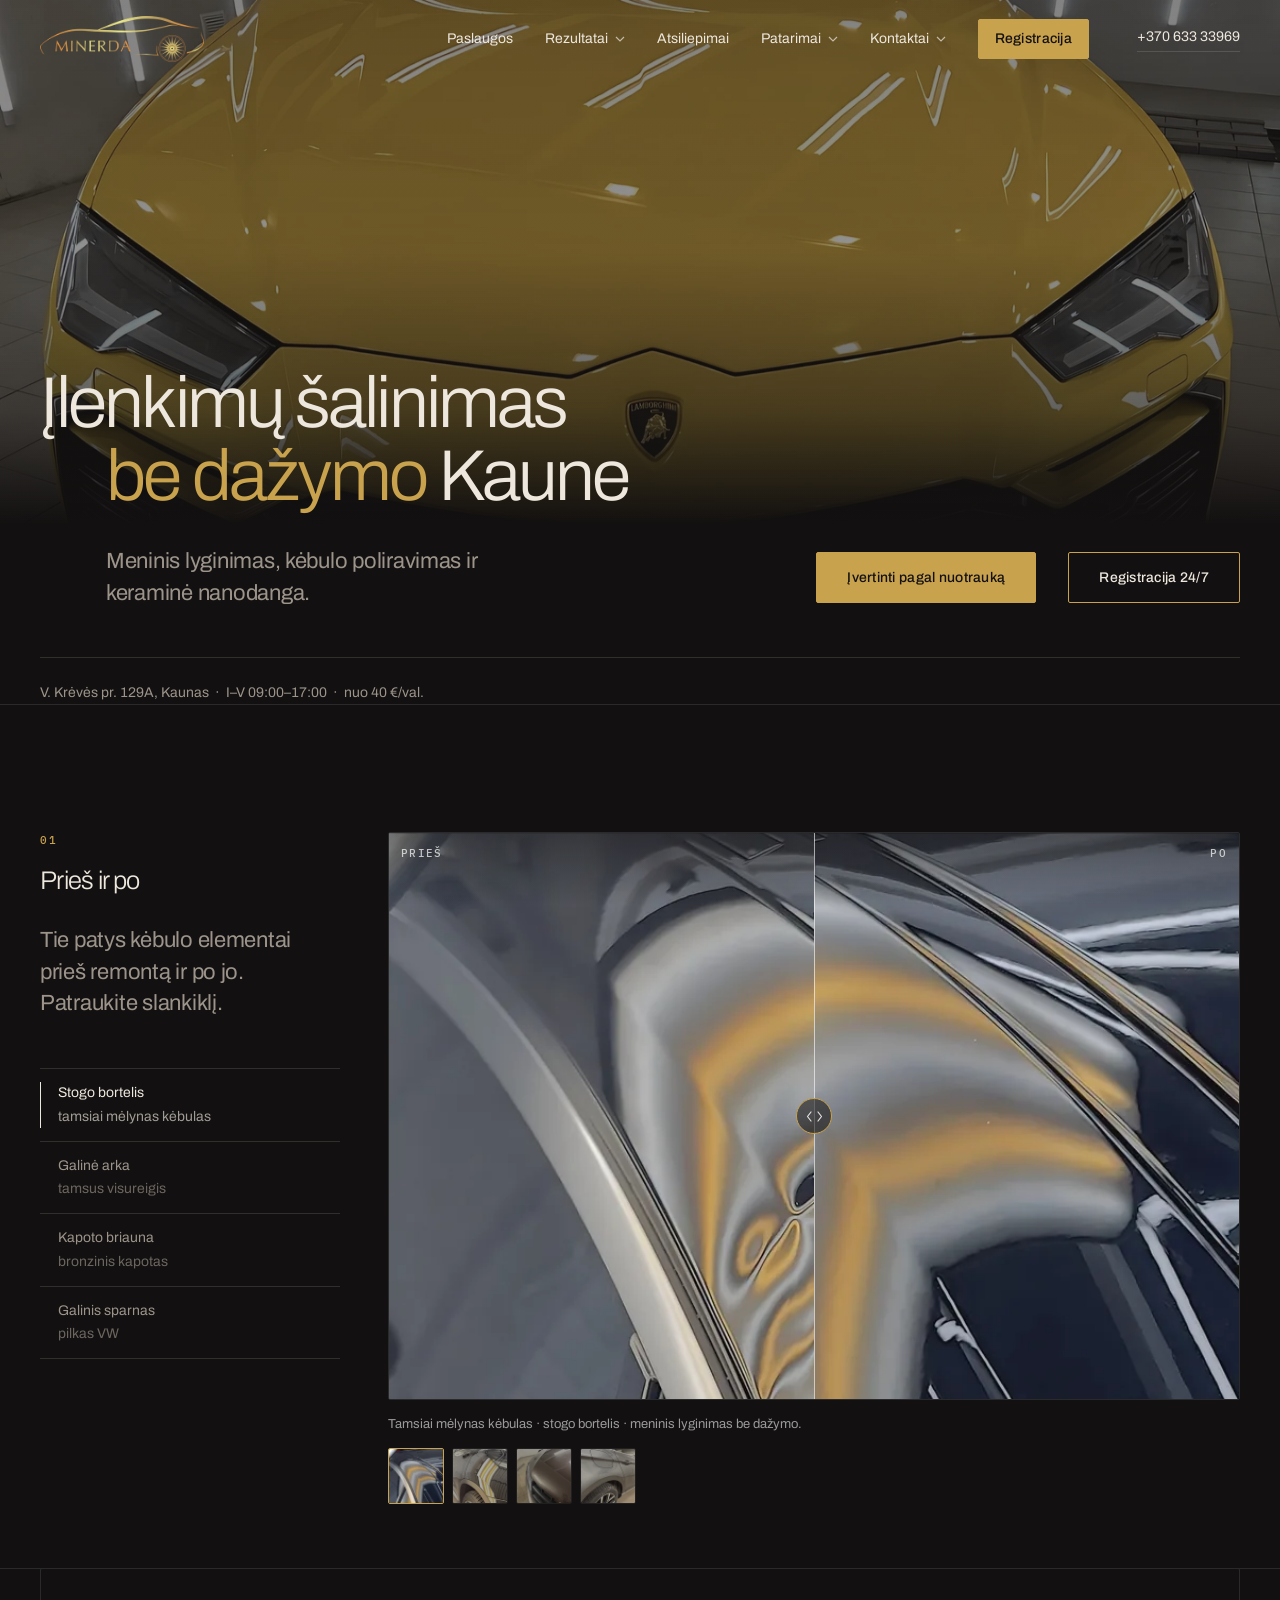
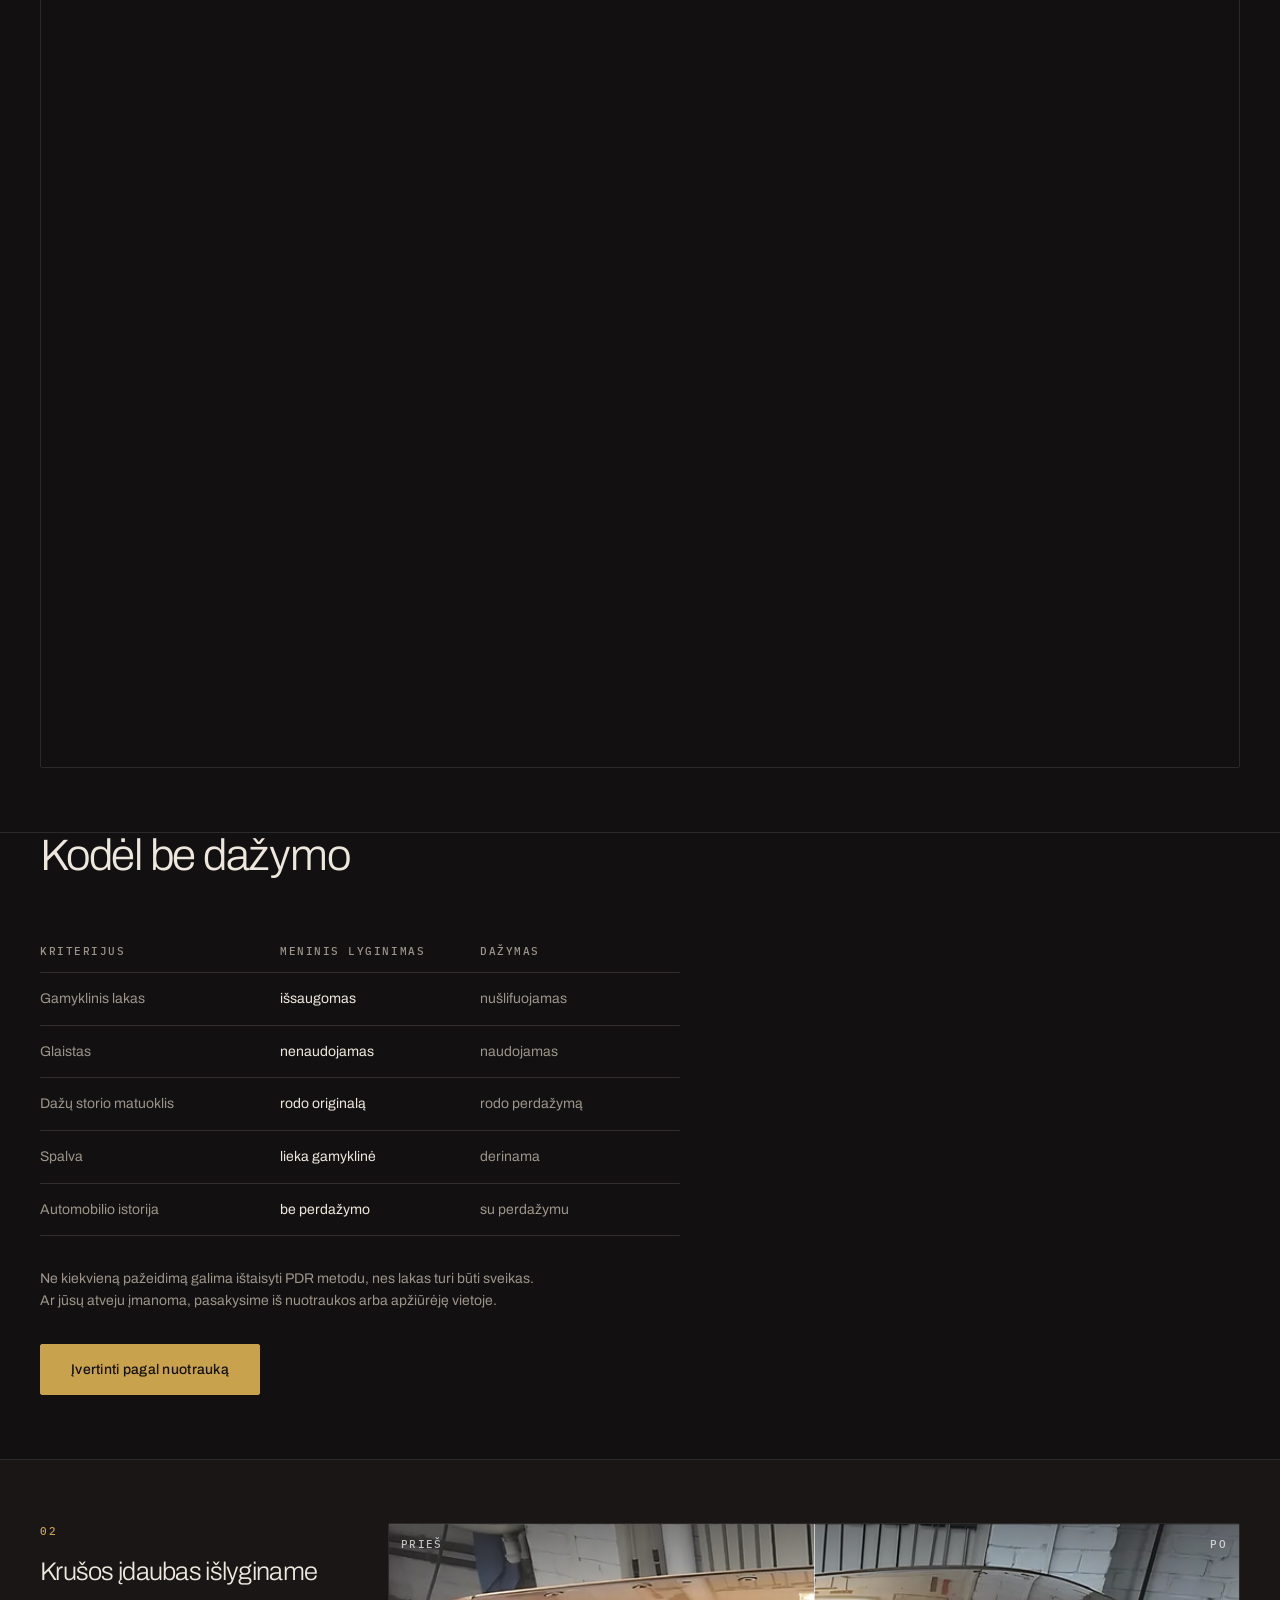
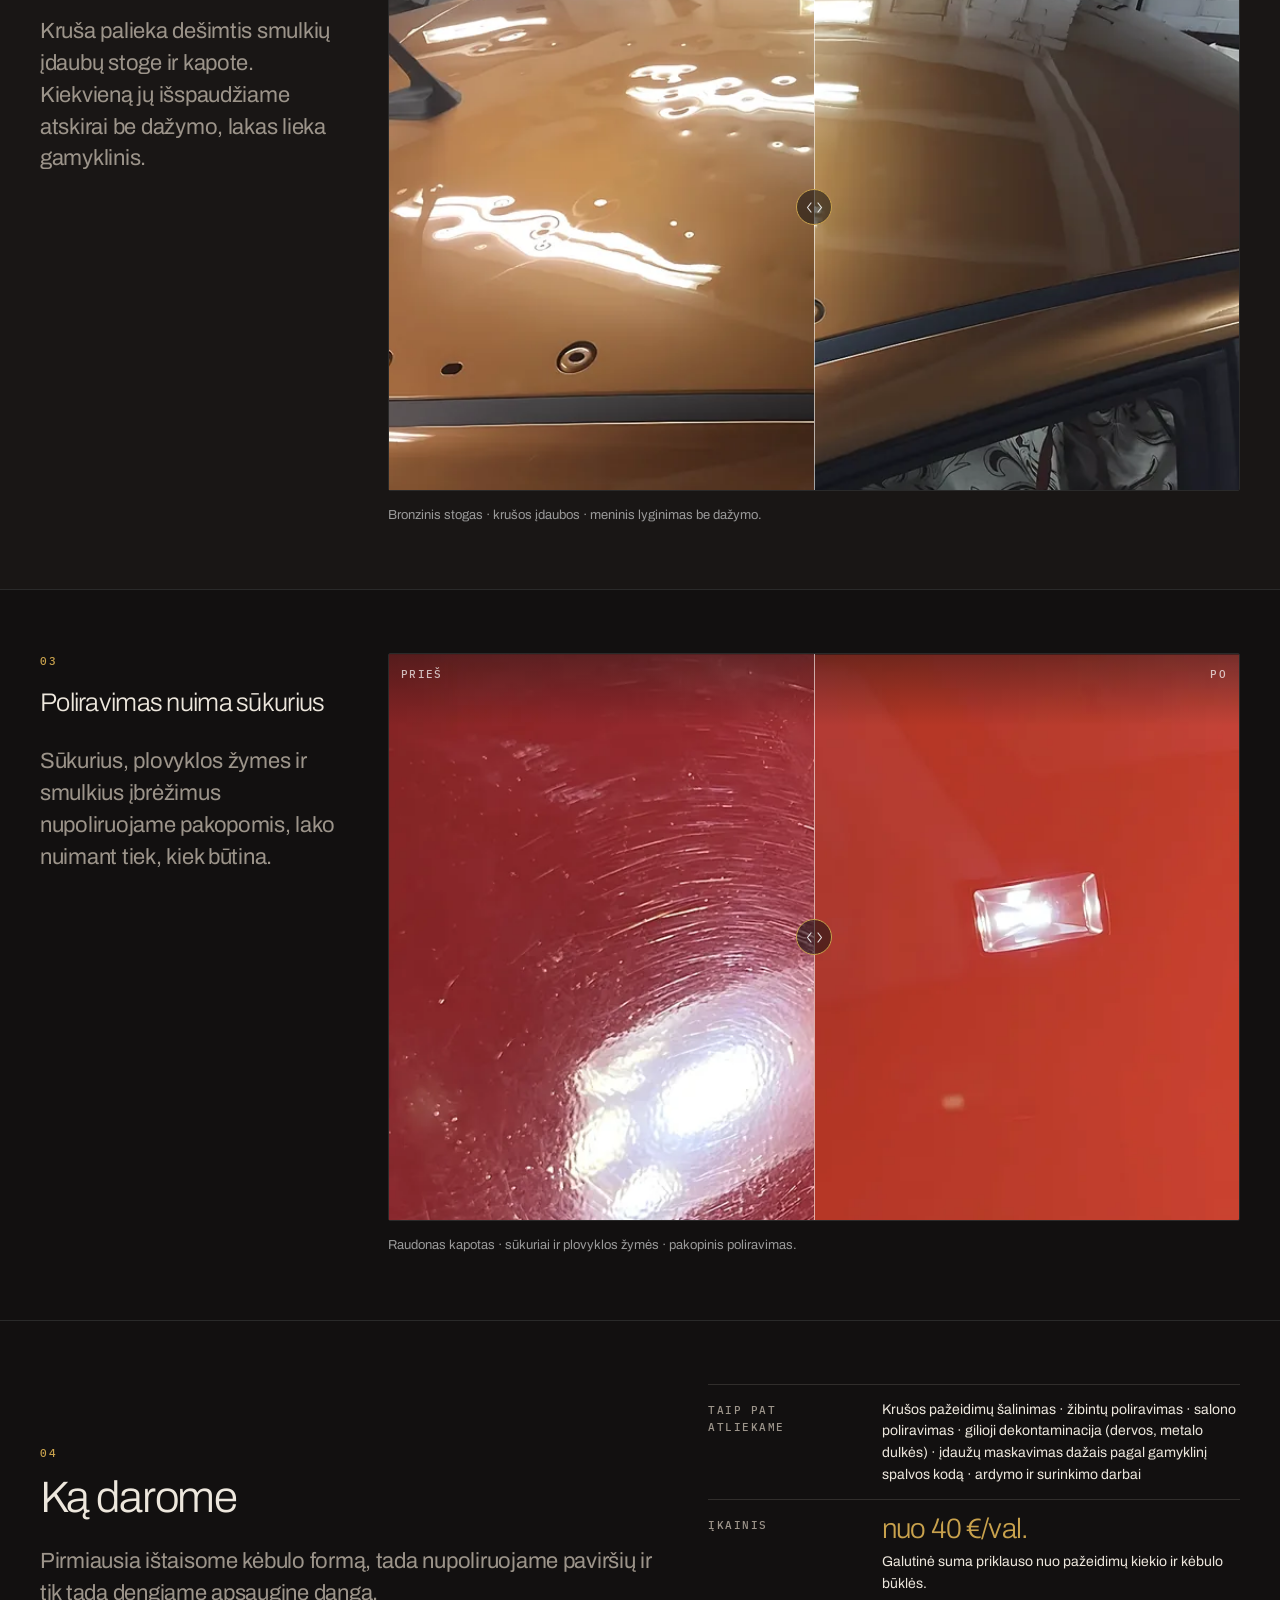
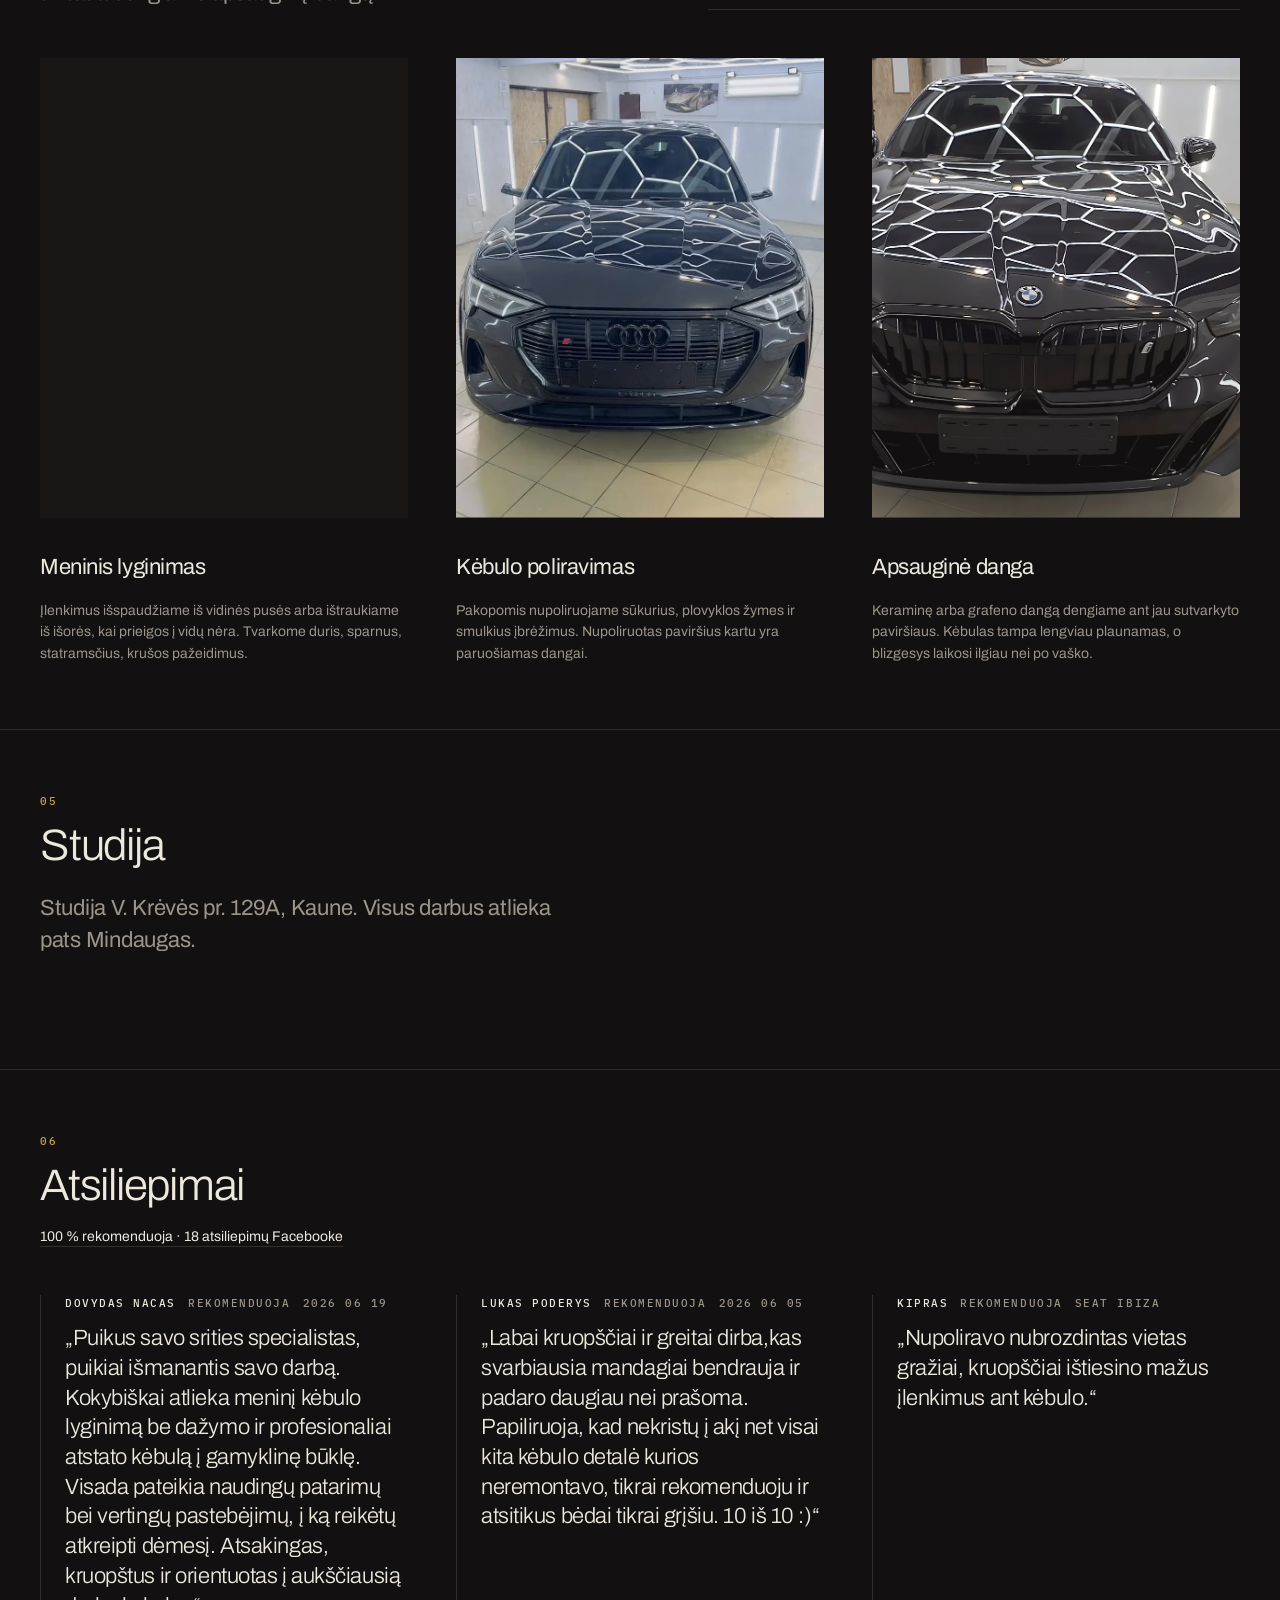
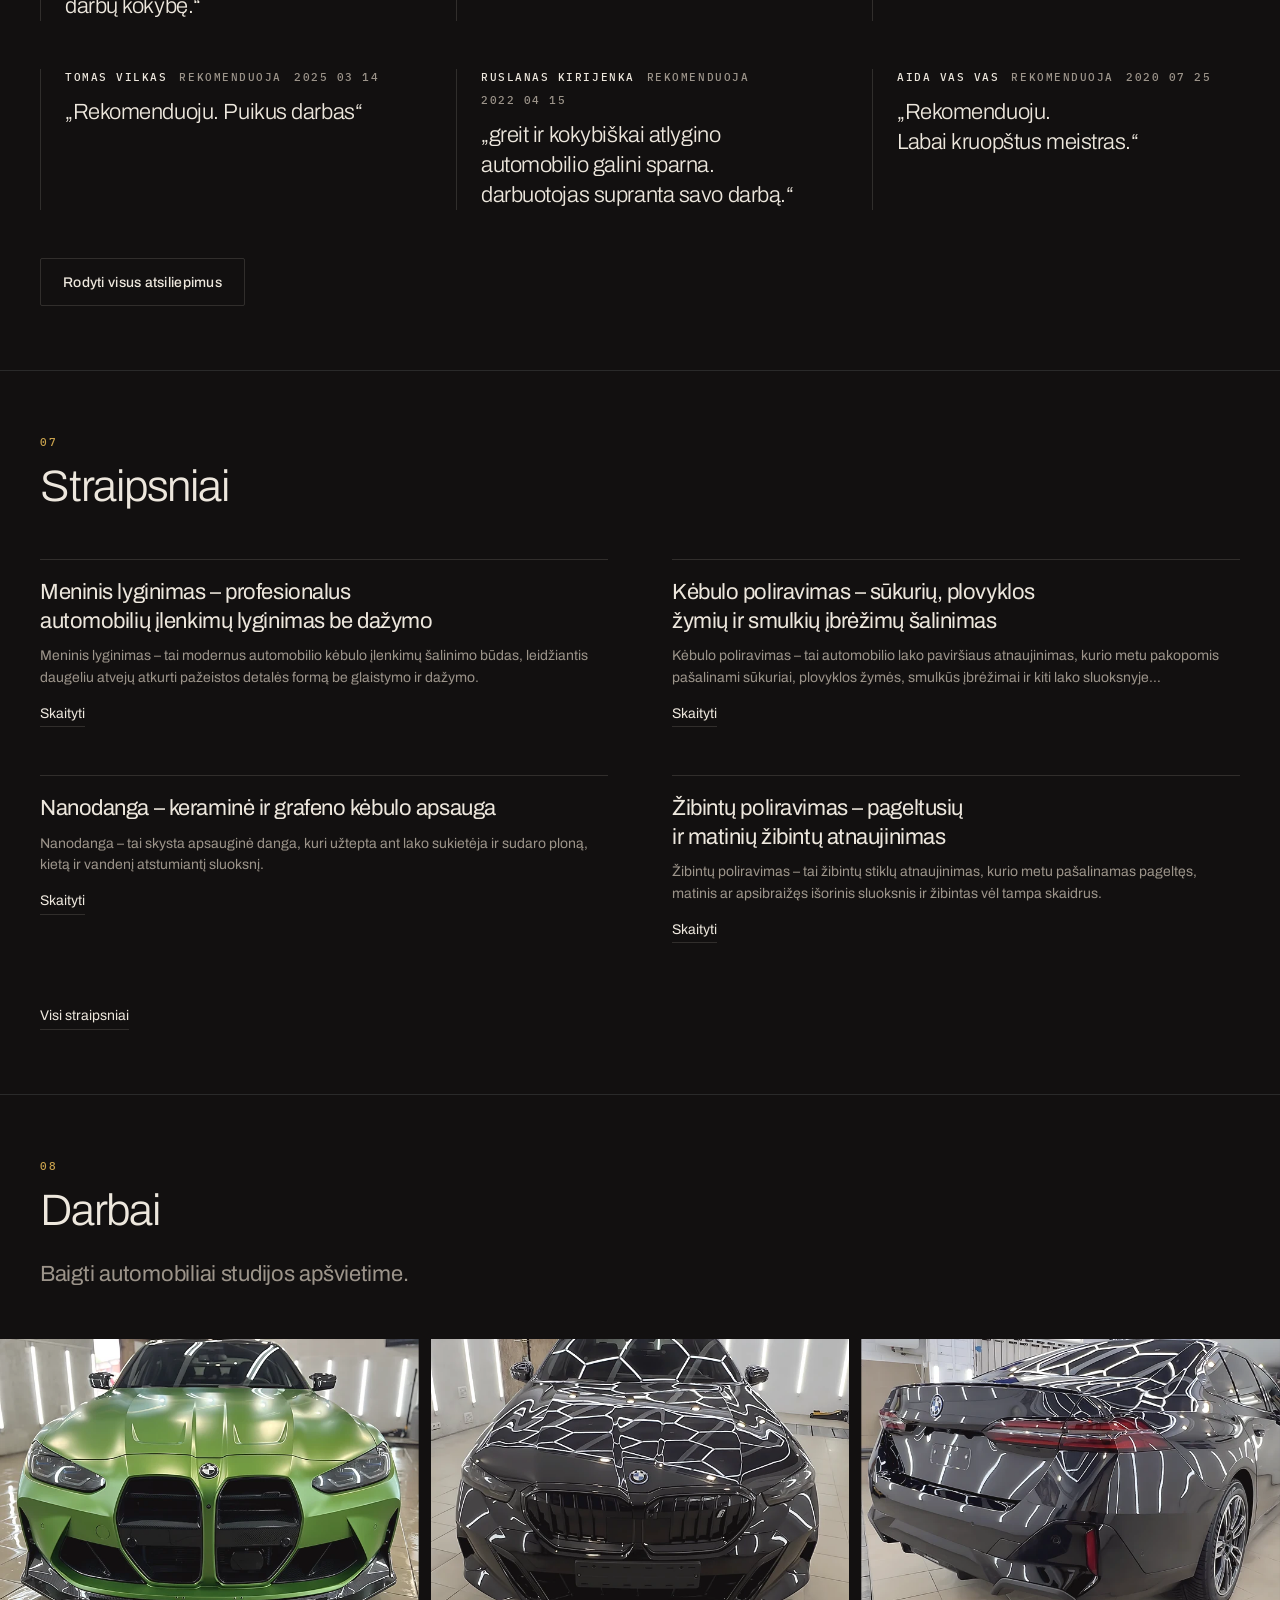
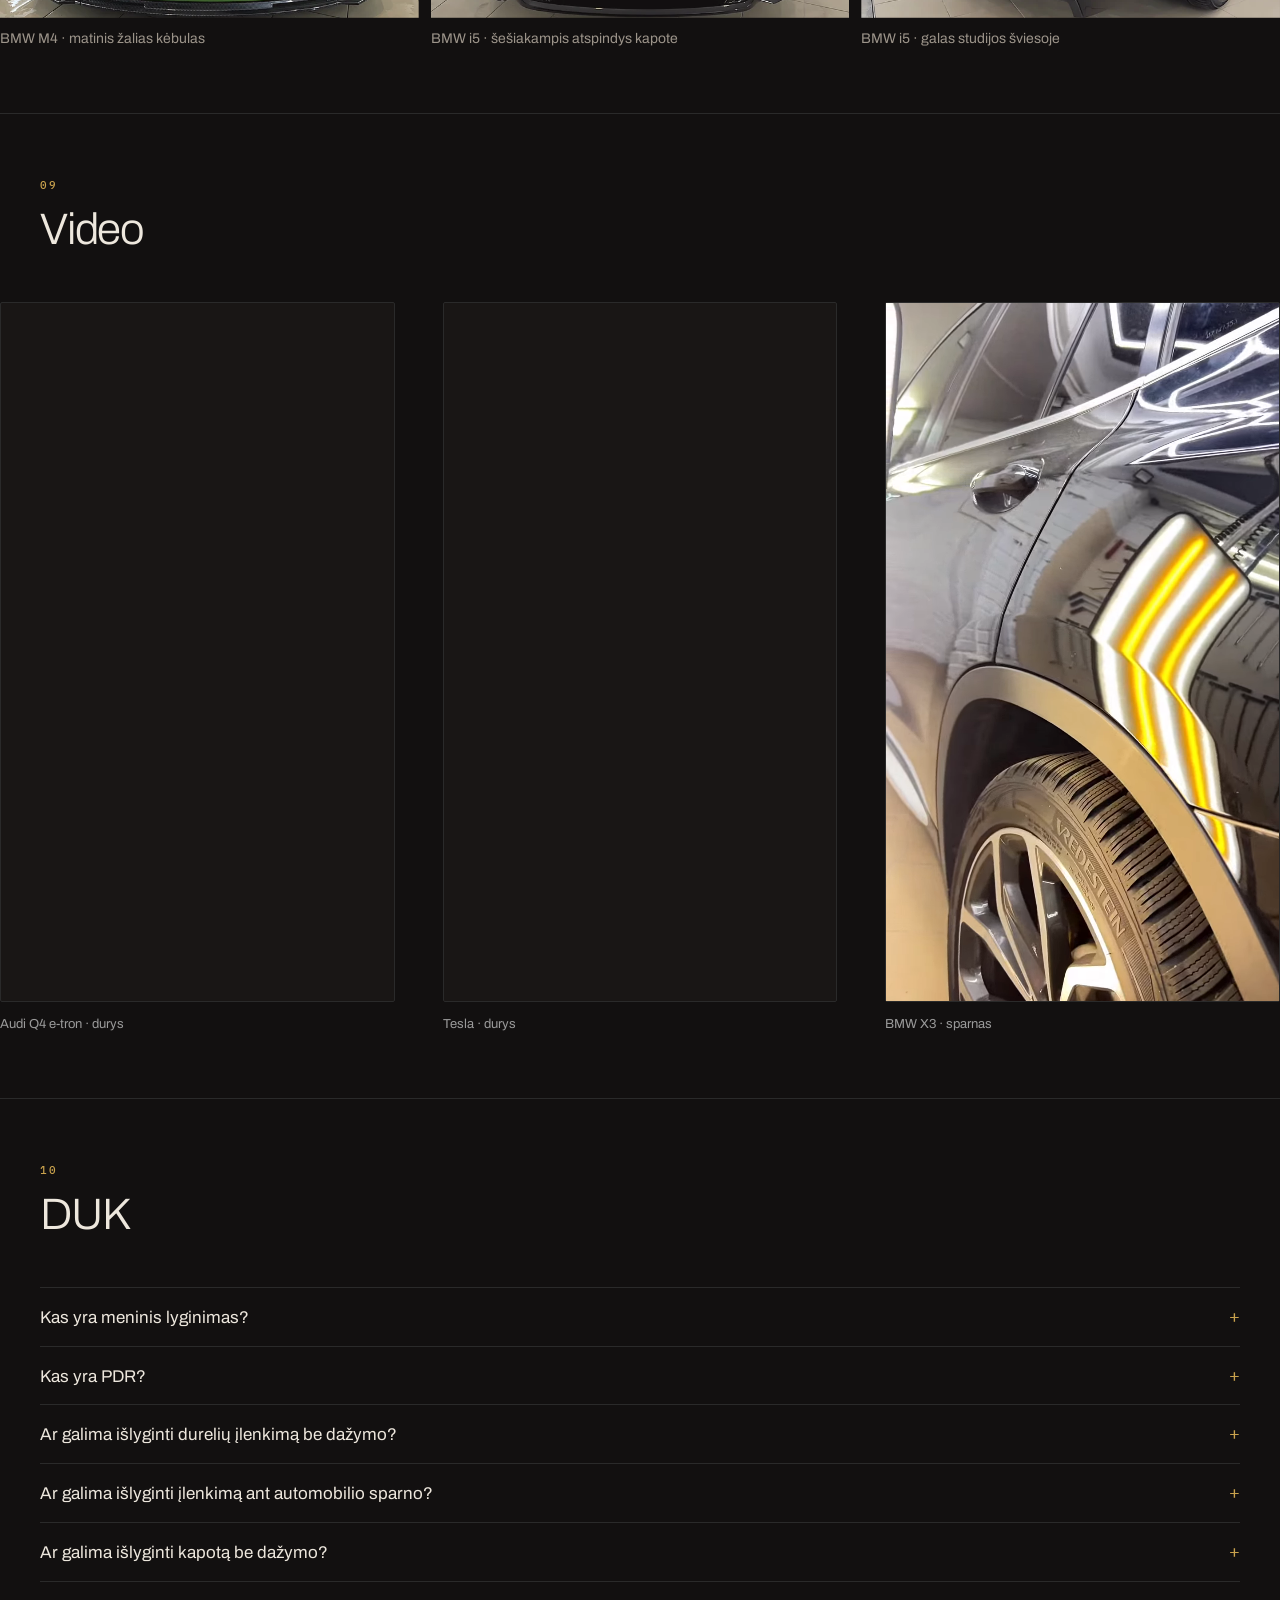
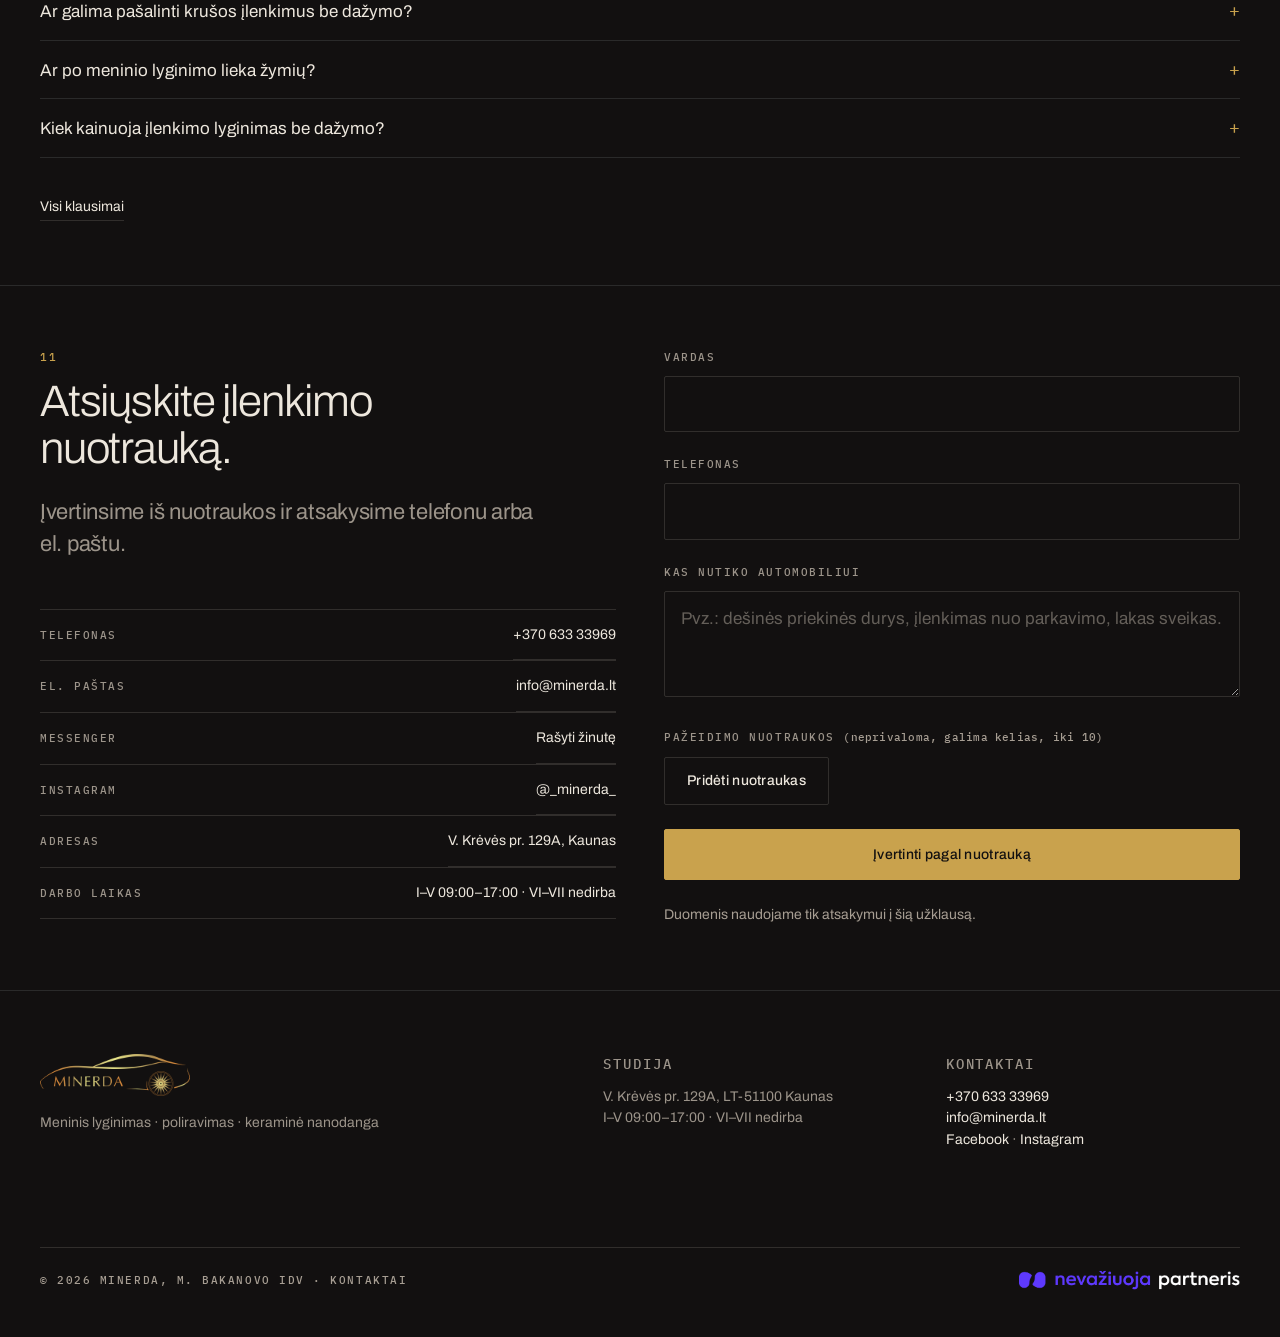
<file: index.html>
<!DOCTYPE html>
<html lang="lt">
<head>
<meta charset="utf-8">
<meta name="viewport" content="width=device-width, initial-scale=1, viewport-fit=cover">
<title>Minerda | Įlenkimų šalinimas be dažymo Kaune</title>
<meta name="description" content="Minerda — automobilių kėbulo studija Kaune. Meninis lyginimas (PDR) be dažymo, kėbulo poliravimas ir keraminė nanodanga. V. Krėvės pr. 129A, Kaunas. Tel. +370 633 33969.">
<meta name="keywords" content="meninis lyginimas Kaune, PDR Kaunas, įlenkimų šalinimas be dažymo, poliravimas Kaune, keraminė nanodanga, krušos padariniai, kėbulo poliravimas">
<meta name="theme-color" content="#121010">
<link rel="canonical" href="https://minerda.lt/">
<meta property="og:type" content="website">
<meta property="og:locale" content="lt_LT">
<meta property="og:title" content="Minerda — įlenkimų šalinimas be dažymo Kaune">
<meta property="og:description" content="Meninis lyginimas (PDR), kėbulo poliravimas ir keraminė nanodanga. V. Krėvės pr. 129A, Kaunas.">
<meta property="og:image" content="https://minerda.lt/img/og.jpg">
<meta property="og:url" content="https://minerda.lt/">
<meta name="twitter:card" content="summary_large_image">
<link rel="icon" href="favicon.ico" sizes="32x32">
<link rel="icon" href="img/icon-96.png" type="image/png" sizes="96x96">
<link rel="icon" href="img/icon-192.png" type="image/png" sizes="192x192">
<link rel="apple-touch-icon" href="img/icon-180.png">
<link rel="preconnect" href="https://fonts.googleapis.com">
<link rel="preconnect" href="https://fonts.gstatic.com" crossorigin>
<link rel="preload" as="image" href="img/hero-m.webp" fetchpriority="high" media="(max-width:760px)">
<link rel="preload" as="image" href="img/hero.webp" fetchpriority="high" media="(min-width:761px)"
      imagesrcset="img/hero-xs.webp 800w, img/hero-sm.webp 1100w, img/hero.webp 2568w" imagesizes="(max-width:1100px) 190vw, 100vw">
<link rel="preload" as="style"
      href="https://fonts.googleapis.com/css2?family=Archivo:wght@300;400;500&family=IBM+Plex+Mono:wght@400;500&display=swap">
<link rel="stylesheet" media="print" onload="this.media='all'"
      href="https://fonts.googleapis.com/css2?family=Archivo:wght@300;400;500&family=IBM+Plex+Mono:wght@400;500&display=swap">
<noscript><link rel="stylesheet"
      href="https://fonts.googleapis.com/css2?family=Archivo:wght@300;400;500&family=IBM+Plex+Mono:wght@400;500&display=swap"></noscript>
<link rel="stylesheet" href="styles.css?v=20261124a">
<script>document.documentElement.className += ' js';</script>
<script type="application/ld+json">
{"@context":"https://schema.org","@type":"AutoBodyShop","name":"Minerda","alternateName":"Poliravimas Meninis Lyginimas keraminė nanodanga Minerda","url":"https://minerda.lt/","image":"https://minerda.lt/img/og.jpg","telephone":"+37063333969","address":{"@type":"PostalAddress","streetAddress":"V. Krėvės pr. 129A","addressLocality":"Kaunas","postalCode":"LT-51100","addressCountry":"LT"},"areaServed":"Kaunas","priceRange":"nuo 40 €/val.","openingHoursSpecification":[{"@type":"OpeningHoursSpecification","dayOfWeek":["Monday","Tuesday","Wednesday","Thursday","Friday"],"opens":"09:00","closes":"17:00"}],"sameAs":["https://www.facebook.com/profile.php?id=100054326658601","https://www.instagram.com/_minerda_/"],"makesOffer":[{"@type":"Offer","itemOffered":{"@type":"Service","name":"Meninis lyginimas (PDR)"}},{"@type":"Offer","itemOffered":{"@type":"Service","name":"Kėbulo poliravimas"}},{"@type":"Offer","itemOffered":{"@type":"Service","name":"Keraminė nanodanga"}}]}
</script>
</head>
<body>
<a class="skip" href="#main">Pereiti prie turinio</a>

<header class="nav" id="nav">
  <div class="wrap nav__in">
    <a class="nav__brand" href="#top" aria-label="Minerda — pradžia">
      <picture><source srcset="img/minerda-logo-400.webp" type="image/webp"><img src="img/minerda-logo-400.png" width="400" height="93" alt="Minerda"></picture>
    </a>
    <nav class="nav__links" aria-label="Pagrindinis meniu">
      <a href="#paslaugos">Paslaugos</a>
      <div class="dd">
        <button class="dd__btn" type="button" aria-expanded="false" aria-controls="dd-rez">Rezultatai<svg class="dd__ch" width="10" height="6" viewBox="0 0 10 6" aria-hidden="true"><path d="M1 1l4 4 4-4" fill="none" stroke="currentColor" stroke-width="1.2"/></svg></button>
        <div class="dd__menu" id="dd-rez">
          <a href="#darbas">Prieš ir po</a>
          <a href="#darbai">Darbai</a>
          <a href="#video">Video</a>
        </div>
      </div>
      <a href="#atsiliepimai">Atsiliepimai</a>
      <div class="dd">
        <button class="dd__btn" type="button" aria-expanded="false" aria-controls="dd-pat">Patarimai<svg class="dd__ch" width="10" height="6" viewBox="0 0 10 6" aria-hidden="true"><path d="M1 1l4 4 4-4" fill="none" stroke="currentColor" stroke-width="1.2"/></svg></button>
        <div class="dd__menu" id="dd-pat">
          <a href="straipsniai/">Straipsniai</a>
          <a href="duk/">DUK</a>
        </div>
      </div>
      <div class="dd">
        <button class="dd__btn" type="button" aria-expanded="false" aria-controls="dd-kon">Kontaktai<svg class="dd__ch" width="10" height="6" viewBox="0 0 10 6" aria-hidden="true"><path d="M1 1l4 4 4-4" fill="none" stroke="currentColor" stroke-width="1.2"/></svg></button>
        <div class="dd__menu" id="dd-kon">
          <a href="kontaktai/">Kontaktai</a>
          <a href="#uzklausa">Užklausa</a>
          <a href="#studija">Studija</a>
        </div>
      </div>
      <a class="btn nav__reg" href="https://nevaziuoja.lt/autoservisas/minerda-1518?book-now=true" target="_blank" rel="noopener">Registracija</a>
    </nav>
    <a class="tlink nav__tel" href="tel:+37063333969">+370 633 33969</a>
    <button class="nav__toggle" id="navToggle" aria-expanded="false" aria-controls="navPanel" aria-label="Atidaryti meniu">
      <span></span><span></span>
    </button>
  </div>
  <div class="nav__panel" id="navPanel" hidden>
    <div class="nav__panel-in">
      <a href="#paslaugos">Paslaugos</a>
      <a href="#atsiliepimai">Atsiliepimai</a>
      <p class="nav__grp">Rezultatai</p>
      <a class="nav__sub" href="#darbas">Prieš ir po</a>
      <a class="nav__sub" href="#darbai">Darbai</a>
      <a class="nav__sub" href="#video">Video</a>
      <p class="nav__grp">Patarimai</p>
      <a class="nav__sub" href="straipsniai/">Straipsniai</a>
      <a class="nav__sub" href="duk/">DUK</a>
      <p class="nav__grp">Kontaktai</p>
      <a class="nav__sub" href="kontaktai/">Kontaktai</a>
      <a class="nav__sub" href="#uzklausa">Užklausa</a>
      <a class="nav__sub" href="#studija">Studija</a>
      <a class="btn nav__reg" href="https://nevaziuoja.lt/autoservisas/minerda-1518?book-now=true" target="_blank" rel="noopener">Registracija</a>
    </div>
    <a class="nav__panel-tel" href="tel:+37063333969">+370 633 33969</a>
  </div>
</header>

<main id="main">

<!-- HERO -->
<section class="hero" id="top">
  <div class="hero__plate">
    <picture>
      <!-- telefonai: pilnas kadras su lubomis ir grindimis, kad visas priekis tilptų per plotį -->
      <source media="(max-width:760px)" srcset="img/hero-m.webp" width="1400" height="1180">
      <img src="img/hero.webp" srcset="img/hero-xs.webp 800w, img/hero-sm.webp 1100w, img/hero.webp 2568w" sizes="(max-width:1100px) 190vw, 100vw"
           width="2568" height="1720"
           alt="Geltonas Lamborghini Urus iš priekio Minerda studijoje tarp šviesos juostų" fetchpriority="high">
    </picture>
  </div>
  <div class="wrap hero__in">
    <h1><span class="hero__l1">Įlenkimų šalinimas</span><span class="hero__l2"><em class="hero__au">be dažymo</em> Kaune</span></h1>
    <div class="hero__cols">
      <p class="hero__sub">Meninis lyginimas, kėbulo poliravimas ir keraminė nanodanga.</p>
      <div class="hero__act">
        <a class="btn" href="#uzklausa">Įvertinti pagal nuotrauką</a>
        <a class="btn btn--ghost" href="https://nevaziuoja.lt/autoservisas/minerda-1518?book-now=true" target="_blank" rel="noopener">Registracija 24/7</a>
      </div>
    </div>
    <p class="hero__meta">V. Krėvės pr. 129A, Kaunas &nbsp;·&nbsp; I–V 09:00–17:00 &nbsp;·&nbsp; nuo&nbsp;40&nbsp;€/val.</p>
  </div>
</section>

<!-- BEFORE / AFTER -->
<section class="sec sec--ba" id="darbas">
  <div class="wrap">
    <div class="ba-grid">
    <aside class="ba-rail rv">
      <p class="ix">01</p>
      <h2>Prieš ir po</h2>
      <p class="lead">Tie patys kėbulo elementai prieš remontą ir po jo. Patraukite slankiklį.</p>
      <ol class="ba-index" id="baIndex">
        <li><a href="#p-bortelis">Stogo bortelis<span>tamsiai mėlynas kėbulas</span></a></li>
        <li><a href="#p-arka">Galinė arka<span>tamsus visureigis</span></a></li>
        <li><a href="#p-briauna">Kapoto briauna<span>bronzinis kapotas</span></a></li>
        <li><a href="#p-sparnas">Galinis sparnas<span>pilkas VW</span></a></li>
      </ol>
    </aside>
    <div class="ba-flow">

      <div class="cw rv" id="baMain"
           data-ba
           data-pairs='[
             {"id":"p-bortelis","b":"img/pair-rail-before.webp","a":"img/pair-rail-after.webp","t":"Stogo bortelis","ab":"Stogo bortelis su PDR lempos atspindžiu: juostos banguoja, matyti keli smulkūs įlenkimai","aa":"Tas pats stogo bortelis po lyginimo: lempos juostos lygios","c":"Tamsiai mėlynas kėbulas · stogo bortelis · meninis lyginimas be dažymo."},
             {"id":"p-arka","b":"img/pair-arch-before.webp","a":"img/pair-arch-after.webp","t":"Galinė arka","ab":"Galinė arka su šviesos lentos atspindžiu: juostos susispaudžia ties įlenkimu","aa":"Ta pati arka po lyginimo: atspindžio juostos eina tolygiai","c":"Tamsus visureigis · galinė arka · meninis lyginimas be dažymo."},
             {"id":"p-briauna","b":"img/pair-hood-before.webp","a":"img/pair-hood-after.webp","t":"Kapoto briauna","ab":"Bronzinis kapotas su gilia įdauba ties priekine briauna virš grotelių","aa":"Tas pats kapotas po meninio lyginimo: briauna tiesi","c":"Bronzinis kapotas · įlenkimas ties briauna · meninis lyginimas be dažymo."},
             {"id":"p-sparnas","b":"img/pair-quarter-before.webp","a":"img/pair-quarter-after.webp","t":"Galinis sparnas","ab":"Pilko VW galinis sparnas su gilia įduba virš rato arkos, šalia degalų dangtelio","aa":"Tas pats sparnas po lyginimo: plokštuma virš arkos lygi","c":"VW · galinis sparnas virš arkos · meninis lyginimas be dažymo."}
           ]'><noscript><div class="cw__ns"><figure><img src="img/pair-rail-before.webp" srcset="img/pair-rail-before-sm.webp 800w, img/pair-rail-before.webp 1284w" sizes="(max-width:760px) 50vw, 33vw" alt="Stogo bortelis su PDR lempos atspindžiu: juostos banguoja, matyti keli smulkūs įlenkimai"><figcaption>Prieš</figcaption></figure><figure><img src="img/pair-rail-after.webp" srcset="img/pair-rail-after-sm.webp 800w, img/pair-rail-after.webp 1284w" sizes="(max-width:760px) 50vw, 33vw" alt="Tas pats stogo bortelis po lyginimo: lempos juostos lygios"><figcaption>Po</figcaption></figure><p class="cw__cap">Tamsiai mėlynas kėbulas · stogo bortelis · meninis lyginimas be dažymo.</p></div></noscript></div>

    </div>
    </div>
  </div>
</section>

<!-- C1 · pdr loop, straight after the before/after block -->
<section class="sec sec--clip">
  <div class="wrap">
    <div class="mvid mvid--flush rv">
      <video class="v" autoplay muted loop playsinline preload="metadata"
         poster="video/pdr.webp" data-webm="video/pdr.webm" data-mp4="video/pdr.mp4"
         aria-label="Kėbulo plokštuma po lyginimo"></video>
    </div>
  </div>
</section>

<!-- WHY -->
<section class="sec sec--why">
  <div class="wrap">
    <div class="cmp rv">
      <div class="cmp__grid">
        <div class="cmp__body">
          <div class="head">
            <h3>Kodėl be dažymo</h3>
          </div>
          <table class="cmp__t">
            <thead><tr><th scope="col" class="cmp__t-k">Kriterijus</th><th scope="col">Meninis lyginimas</th><th scope="col">Dažymas</th></tr></thead>
            <tbody>
              <tr><th scope="row">Gamyklinis lakas</th><td class="y">išsaugomas</td><td class="n">nušlifuojamas</td></tr>
              <tr><th scope="row">Glaistas</th><td class="y">nenaudojamas</td><td class="n">naudojamas</td></tr>
              <tr><th scope="row">Dažų storio matuoklis</th><td class="y">rodo originalą</td><td class="n">rodo perdažymą</td></tr>
              <tr><th scope="row">Spalva</th><td class="y">lieka gamyklinė</td><td class="n">derinama</td></tr>
              <tr><th scope="row">Automobilio istorija</th><td class="y">be perdažymo</td><td class="n">su perdažymu</td></tr>
            </tbody>
          </table>
          <p class="cmp__note">Ne kiekvieną pažeidimą galima ištaisyti PDR metodu, nes lakas turi būti sveikas. Ar jūsų atveju įmanoma, pasakysime iš nuotraukos arba apžiūrėję vietoje.</p>
          <a class="btn cmp__cta" href="#uzklausa">Įvertinti pagal nuotrauką</a>
        </div>
      </div>
    </div>
  </div>
</section>

<!-- HAIL -->
<section class="sec sec--band" id="krusa">
  <div class="wrap">
    <div class="ba-grid">
      <aside class="ba-rail rv">
        <p class="ix">02</p>
        <h2>Krušos įdaubas išlyginame</h2>
        <p class="lead">Kruša palieka dešimtis smulkių įdaubų stoge ir kapote. Kiekvieną jų išspaudžiame atskirai be dažymo, lakas lieka gamyklinis.</p>
      </aside>
      <div class="ba-flow">

        <div class="cw rv"
             data-ba
             data-pairs='[
               {"id":"p-krusa","b":"img/hail-before.webp","a":"img/hail-after.webp","t":"Krušos įdaubos","ab":"Stogas po krušos: šviesoje matyti dešimtys smulkių įdaubų","aa":"Tas pats stogas išlygintas: šviesos juosta atsispindi lygiai","c":"Bronzinis stogas · krušos įdaubos · meninis lyginimas be dažymo."}
             ]'><noscript><div class="cw__ns"><figure><img src="img/hail-before.webp" srcset="img/hail-before-sm.webp 800w, img/hail-before.webp 1284w" sizes="(max-width:760px) 50vw, 33vw" alt="Stogas po krušos: šviesoje matyti dešimtys smulkių įdaubų"><figcaption>Prieš</figcaption></figure><figure><img src="img/hail-after.webp" srcset="img/hail-after-sm.webp 800w, img/hail-after.webp 1284w" sizes="(max-width:760px) 50vw, 33vw" alt="Tas pats stogas išlygintas: šviesos juosta atsispindi lygiai"><figcaption>Po</figcaption></figure><p class="cw__cap">Bronzinis stogas · krušos įdaubos · meninis lyginimas be dažymo.</p></div></noscript></div>

      </div>
    </div>
  </div>
</section>

<!-- POLISHING -->
<section class="sec" id="poliravimas">
  <div class="wrap">
    <div class="ba-grid">
      <aside class="ba-rail rv">
        <p class="ix">03</p>
        <h2>Poliravimas nuima sūkurius</h2>
        <p class="lead">Sūkurius, plovyklos žymes ir smulkius įbrėžimus nupoliruojame pakopomis, lako nuimant tiek, kiek būtina.</p>
      </aside>
      <div class="ba-flow">
        <div class="cw rv"
             data-ba
             data-pairs='[
               {"id":"p-polish","b":"img/polish-before.webp","a":"img/polish-after.webp","t":"Sūkuriai","ab":"Raudonas lakas prieš poliravimą: sūkuriai aplink šviesos atspindį","aa":"Tas pats lakas po poliravimo: atspindyje tik lempos, be sūkurių","c":"Raudonas kapotas · sūkuriai ir plovyklos žymės · pakopinis poliravimas."}
             ]'><noscript><div class="cw__ns"><figure><img src="img/polish-before.webp" srcset="img/polish-before-sm.webp 800w, img/polish-before.webp 1284w" sizes="(max-width:760px) 50vw, 33vw" alt="Raudonas lakas prieš poliravimą: sūkuriai aplink šviesos atspindį"><figcaption>Prieš</figcaption></figure><figure><img src="img/polish-after.webp" srcset="img/polish-after-sm.webp 800w, img/polish-after.webp 1284w" sizes="(max-width:760px) 50vw, 33vw" alt="Tas pats lakas po poliravimo: atspindyje tik lempos, be sūkurių"><figcaption>Po</figcaption></figure><p class="cw__cap">Raudonas kapotas · sūkuriai ir plovyklos žymės · pakopinis poliravimas.</p></div></noscript></div>
      </div>
    </div>
  </div>
</section>

<!-- SERVICES -->
<section class="sec sec--svc" id="paslaugos">
  <div class="wrap">
    <div class="head head--split rv">
      <div class="head__l">
        <p class="ix">04</p>
        <h2>Ką darome</h2>
        <p class="lead">Pirmiausia ištaisome kėbulo formą, tada nupoliruojame paviršių ir tik tada dengiame apsauginę dangą.</p>
      </div>
      <div class="head__r">
        <dl class="more">
          <div><dt>Taip pat atliekame</dt><dd>Krušos pažeidimų šalinimas · žibintų poliravimas · salono poliravimas · gilioji dekontaminacija (dervos, metalo dulkės) · įdaužų maskavimas dažais pagal gamyklinį spalvos kodą · ardymo ir surinkimo darbai</dd></div>
          <div><dt>Įkainis</dt><dd><strong class="price">nuo 40 €/val.</strong> Galutinė suma priklauso nuo pažeidimų kiekio ir kėbulo būklės.</dd></div>
        </dl>
      </div>
    </div>

    <ol class="svc">
      <li class="svc__i rv">
        <div class="svc__media svc__media--v">
          <video class="v" autoplay muted loop playsinline preload="metadata"
         poster="video/paslauga-lyginimas.webp" data-webm="video/paslauga-lyginimas.webm" data-mp4="video/paslauga-lyginimas.mp4"
         aria-label="Meninis lyginimas: kėbulo detalė po remonto"></video>
        </div>
        <h3>Meninis lyginimas</h3>
        <p>Įlenkimus išspaudžiame iš vidinės pusės arba ištraukiame iš išorės, kai prieigos į vidų nėra. Tvarkome duris, sparnus, statramsčius, krušos pažeidimus.</p>
      </li>
      <li class="svc__i rv">
        <div class="svc__media"><img src="img/svc-polish-lg.webp" srcset="img/svc-polish-lg-sm.webp 800w, img/svc-polish-lg.webp 810w" sizes="(max-width:760px) 100vw, 33vw" alt="Juodas Audi e-tron po poliravimo — šešiakampio šviesos tinklo atspindys dangtyje" loading="lazy"></div>
        <h3>Kėbulo poliravimas</h3>
        <p>Pakopomis nupoliruojame sūkurius, plovyklos žymes ir smulkius įbrėžimus. Nupoliruotas paviršius kartu yra paruošiamas dangai.</p>
      </li>
      <li class="svc__i rv">
        <div class="svc__media"><img src="img/svc-ceramic-lg.webp" alt="Juodo BMW i5 kapotas su šešiakampio apšvietimo atspindžiais studijoje" loading="lazy"></div>
        <h3>Apsauginė danga</h3>
        <p>Keraminę arba grafeno dangą dengiame ant jau sutvarkyto paviršiaus. Kėbulas tampa lengviau plaunamas, o blizgesys laikosi ilgiau nei po vaško.</p>
      </li>
    </ol>
  </div>
</section>

<!-- STUDIO -->
<section class="sec sec--studio" id="studija">
  <div class="wrap">
    <div class="head rv">
      <div class="head__l">
        <p class="ix">05</p>
        <h2>Studija</h2>
        <p class="lead">Studija V. Krėvės pr. 129A, Kaune. Visus darbus atlieka pats Mindaugas.</p>
      </div>
    </div>
  </div>

</section>

<!-- REVIEWS -->
<section class="sec sec--rev" id="atsiliepimai">
  <div class="wrap">
    <div class="head rv">
      <p class="ix">06</p>
      <h2>Atsiliepimai</h2>
      <p class="rev__stat"><a href="https://www.facebook.com/profile.php?id=100054326658601&amp;sk=reviews" target="_blank" rel="noopener">100 % rekomenduoja · 18 atsiliepimų Facebooke</a></p>
    </div>
    <ul class="rev" id="rev" data-collapse="6" data-collapse-m="3" data-collapse-btn="revMore">
      <li class="rev__i rv">
        <p class="rev__meta"><span class="rev__name">Dovydas Nacas</span><span class="rev__rec">Rekomenduoja</span><span class="rev__date">2026 06 19</span></p>
        <p class="rev__t">„Puikus savo srities specialistas, puikiai išmanantis savo darbą. Kokybiškai atlieka meninį kėbulo lyginimą be dažymo ir profesionaliai atstato kėbulą į gamyklinę būklę. Visada pateikia naudingų patarimų bei vertingų pastebėjimų, į ką reikėtų atkreipti dėmesį. Atsakingas, kruopštus ir orientuotas į aukščiausią darbų kokybę.“</p>
      </li>
      <li class="rev__i rv">
        <p class="rev__meta"><span class="rev__name">Lukas Poderys</span><span class="rev__rec">Rekomenduoja</span><span class="rev__date">2026 06 05</span></p>
        <p class="rev__t">„Labai kruopščiai ir greitai dirba,kas svarbiausia mandagiai bendrauja ir padaro daugiau nei prašoma. Papiliruoja, kad nekristų į akį net visai kita kėbulo detalė kurios neremontavo, tikrai rekomenduoju ir atsitikus bėdai tikrai grįšiu. 10 iš 10 :)“</p>
      </li>
      <li class="rev__i rv">
        <p class="rev__meta"><span class="rev__name">Kipras</span><span class="rev__rec">Rekomenduoja</span><span class="rev__date">Seat Ibiza</span></p>
        <p class="rev__t">„Nupoliravo nubrozdintas vietas gražiai, kruopščiai ištiesino mažus įlenkimus ant kėbulo.“</p>
      </li>
      <li class="rev__i rv">
        <p class="rev__meta"><span class="rev__name">Tomas Vilkas</span><span class="rev__rec">Rekomenduoja</span><span class="rev__date">2025 03 14</span></p>
        <p class="rev__t">„Rekomenduoju. Puikus darbas“</p>
      </li>
      <li class="rev__i rv">
        <p class="rev__meta"><span class="rev__name">Ruslanas Kirijenka</span><span class="rev__rec">Rekomenduoja</span><span class="rev__date">2022 04 15</span></p>
        <p class="rev__t">„greit ir kokybiškai atlygino automobilio galini sparna. darbuotojas supranta savo darbą.“</p>
      </li>
      <li class="rev__i rv">
        <p class="rev__meta"><span class="rev__name">Aida Vas Vas</span><span class="rev__rec">Rekomenduoja</span><span class="rev__date">2020 07 25</span></p>
        <p class="rev__t">„Rekomenduoju.<br>Labai kruopštus meistras.“</p>
      </li>
      <li class="rev__i rv">
        <p class="rev__meta"><span class="rev__name">Rasa Kerševičienė</span><span class="rev__rec">Rekomenduoja</span><span class="rev__date">2018 04 19</span></p>
        <p class="rev__t">„Labai ačiū už puikiai sutvarkytą sparną ir “labai blizgančią “ mašinytę! Pačios geriausios rekomendacijos ir linkėjimai!!!“</p>
      </li>
      <li class="rev__i rv">
        <p class="rev__meta"><span class="rev__name">Paulius Furmanavičius</span><span class="rev__rec">Rekomenduoja</span><span class="rev__date">2018 03 24</span></p>
        <p class="rev__t">„Rekomenduoju!“</p>
      </li>
      <li class="rev__i rv">
        <p class="rev__meta"><span class="rev__name">Aurimantas Poskaitis</span><span class="rev__rec">Rekomenduoja</span><span class="rev__date">2016 11 24</span></p>
        <p class="rev__t">„Ačiū Mindaugai, rezultatas puikus !!!“</p>
      </li>
      <li class="rev__i rv">
        <p class="rev__meta"><span class="rev__name">Airina Nm</span><span class="rev__rec">Rekomenduoja</span><span class="rev__date">2016 08 18</span></p>
        <p class="rev__t">„Puikiai atliktas darbas!!!“</p>
      </li>
    </ul>
    <button type="button" class="showall" id="revMore" hidden aria-controls="rev" aria-expanded="false">Rodyti visus atsiliepimus</button>
  </div>
</section>

<!-- ARTICLES -->
<section class="sec sec--articles" id="straipsniai">
  <div class="wrap">
    <div class="head rv">
      <p class="ix">07</p>
      <h2>Straipsniai</h2>
    </div>
    <ul class="cards" id="cardsList" data-collapse-m="2" data-collapse-btn="cardsMore" data-collapse-with="cardsAll">
      <!-- ARTICLES:start -->
      <li class="card rv">
        <h3><a href="straipsniai/meninis-lyginimas/">Meninis lyginimas – profesionalus automobilių įlenkimų lyginimas be dažymo</a></h3>
        <p>Meninis lyginimas – tai modernus automobilio kėbulo įlenkimų šalinimo būdas, leidžiantis daugeliu atvejų atkurti pažeistos detalės formą be glaistymo ir dažymo.</p>
        <a class="card__more" href="straipsniai/meninis-lyginimas/">Skaityti</a>
      </li>
      <li class="card rv">
        <h3><a href="straipsniai/kebulo-poliravimas/">Kėbulo poliravimas – sūkurių, plovyklos žymių ir smulkių įbrėžimų šalinimas</a></h3>
        <p>Kėbulo poliravimas – tai automobilio lako paviršiaus atnaujinimas, kurio metu pakopomis pašalinami sūkuriai, plovyklos žymės, smulkūs įbrėžimai ir kiti lako sluoksnyje…</p>
        <a class="card__more" href="straipsniai/kebulo-poliravimas/">Skaityti</a>
      </li>
      <li class="card rv">
        <h3><a href="straipsniai/nanodanga/">Nanodanga – keraminė ir grafeno kėbulo apsauga</a></h3>
        <p>Nanodanga – tai skysta apsauginė danga, kuri užtepta ant lako sukietėja ir sudaro ploną, kietą ir vandenį atstumiantį sluoksnį.</p>
        <a class="card__more" href="straipsniai/nanodanga/">Skaityti</a>
      </li>
      <li class="card rv">
        <h3><a href="straipsniai/zibintu-poliravimas/">Žibintų poliravimas – pageltusių ir matinių žibintų atnaujinimas</a></h3>
        <p>Žibintų poliravimas – tai žibintų stiklų atnaujinimas, kurio metu pašalinamas pageltęs, matinis ar apsibraižęs išorinis sluoksnis ir žibintas vėl tampa skaidrus.</p>
        <a class="card__more" href="straipsniai/zibintu-poliravimas/">Skaityti</a>
      </li>
      <!-- ARTICLES:end -->
    </ul>
    <button type="button" class="showall" id="cardsMore" hidden aria-controls="cardsList" aria-expanded="false">Daugiau straipsnių</button>
    <p class="cards__all rv" id="cardsAll"><a href="straipsniai/">Visi straipsniai</a></p>
  </div>
</section>

<!-- GALLERY -->
<section class="sec sec--gal" id="darbai">
  <div class="wrap">
    <div class="head rv">
      <p class="ix">08</p>
      <h2>Darbai</h2>
      <p class="lead">Baigti automobiliai studijos apšvietime.</p>
    </div>
  </div>
  <ul class="gal rv" id="gal" data-rail>
      <li>
        <figure class="gal__f">
          <button type="button" class="gal__i" data-i="0"><img src="img/gal-m4-sm.webp" width="700" height="467" alt="Matinis žalias BMW M4 su anglies pluošto skirtuvu Minerda studijoje" loading="lazy"></button>
          <figcaption class="gal__cap">BMW M4 · matinis žalias kėbulas</figcaption>
        </figure>
      </li>
      <li>
        <figure class="gal__f">
          <button type="button" class="gal__i" data-i="1"><img src="img/gal-i5-front-sm.webp" width="700" height="467" alt="Juodas BMW i5 iš priekio: kapote šešiakampio apšvietimo atspindys" loading="lazy"></button>
          <figcaption class="gal__cap">BMW i5 · šešiakampis atspindys kapote</figcaption>
        </figure>
      </li>
      <li>
        <figure class="gal__f">
          <button type="button" class="gal__i" data-i="2"><img src="img/gal-i5-rear-sm.webp" width="700" height="467" alt="Juodas BMW i5 iš galo studijos apšvietime" loading="lazy"></button>
          <figcaption class="gal__cap">BMW i5 · galas studijos šviesoje</figcaption>
        </figure>
      </li>
    </ul>
</section>

<!-- VIDEO -->
<section class="sec sec--video" id="video">
  <div class="wrap">
    <div class="head rv">
      <p class="ix">09</p>
      <h2>Video</h2>
    </div>
  </div>
  <ul class="vrail rv" data-rail>
    <li class="vrail__i">
      <div class="vrail__m">
        <video class="v" autoplay muted loop playsinline preload="metadata"
         poster="video/reel-audi-q4.webp" data-webm="video/reel-audi-q4.webm" data-mp4="video/reel-audi-q4.mp4"
         aria-label="Audi Q4 e-tron durys po lyginimo"></video>
      </div>
      <p class="cap">Audi Q4 e-tron · durys</p>
    </li>
    <li class="vrail__i">
      <div class="vrail__m">
        <video class="v" autoplay muted loop playsinline preload="metadata"
         poster="video/reel-tesla.webp" data-webm="video/reel-tesla.webm" data-mp4="video/reel-tesla.mp4"
         aria-label="Tesla durys po lyginimo"></video>
      </div>
      <p class="cap">Tesla · durys</p>
    </li>
    <li class="vrail__i">
      <div class="vrail__m">
        <video class="v" autoplay muted loop playsinline preload="metadata"
         poster="video/reel-bmw-x3.webp" data-webm="video/reel-bmw-x3.webm" data-mp4="video/reel-bmw-x3.mp4"
         aria-label="BMW X3 sparnas po lyginimo"></video>
      </div>
      <p class="cap">BMW X3 · sparnas</p>
    </li>
  </ul>
</section>

<!-- FAQ -->
<section class="sec sec--duk" id="duk">
  <div class="wrap">
    <div class="head rv">
      <p class="ix">10</p>
      <h2>DUK</h2>
    </div>
    <!-- DUK:start -->
<div class="faq rv" id="dukList" data-collapse-m="4" data-collapse-btn="dukMore" data-collapse-with="dukAll">
  <details>
    <summary>Kas yra meninis lyginimas?</summary>
    <div><p>Meninis lyginimas – automobilio kėbulo įlenkimų tiesinimo technologija, leidžianti daugeliu atvejų pašalinti deformaciją neperdažant automobilio detalės. Šis metodas dar vadinamas PDR arba įlenkimų lyginimu be dažymo.</p></div>
  </details>
  <details>
    <summary>Kas yra PDR?</summary>
    <div><p>PDR – „Paintless Dent Repair&quot; – tai įlenkimų remonto be dažymo technologija. Jos metu automobilio kėbulo metalas formuojamas ir grąžinamas į pradinę padėtį išsaugant esamą dažų dangą.</p></div>
  </details>
  <details>
    <summary>Ar galima išlyginti durelių įlenkimą be dažymo?</summary>
    <div><p>Dažnai taip. Jeigu durelių dažai nepažeisti ir metalo deformacija tinkama PDR technologijai, durelių įlenkimas gali būti pašalintas be dažymo.</p></div>
  </details>
  <details>
    <summary>Ar galima išlyginti įlenkimą ant automobilio sparno?</summary>
    <div><p>Taip, daugelį sparnų įlenkimų galima lyginti PDR būdu. Galimybė priklauso nuo įlenkimo vietos, gylio, dažų būklės ir metalo deformacijos.</p></div>
  </details>
  <details>
    <summary>Ar galima išlyginti kapotą be dažymo?</summary>
    <div><p>Daugeliu atvejų taip. PDR naudojamas kapoto įlenkimams, krušos duobutėms ir kitiems pažeidimams šalinti, tačiau kiekvienas pažeidimas turi būti įvertintas individualiai.</p></div>
  </details>
  <details>
    <summary>Ar galima pašalinti krušos įlenkimus be dažymo?</summary>
    <div><p>Taip. Automobilių lyginimas po krušos yra viena svarbiausių PDR technologijos pritaikymo sričių. Jeigu dažai nepažeisti, daug krušos sukeltų įlenkimų galima pašalinti neperdažant automobilio.</p></div>
  </details>
  <details>
    <summary>Ar po meninio lyginimo lieka žymių?</summary>
    <div><p>Rezultatas priklauso nuo pažeidimo sudėtingumo, metalo ištempimo, dažų būklės, pažeidimo vietos ir kitų aplinkybių. Tinkami PDR remontui įlenkimai dažnai gali būti pašalinti labai tiksliai.</p></div>
  </details>
  <details>
    <summary>Kiek kainuoja įlenkimo lyginimas be dažymo?</summary>
    <div><p>Kaina priklauso nuo įlenkimo dydžio, gylio, vietos, detalės konstrukcijos, įlenkimų skaičiaus ir darbų sudėtingumo. Dėl šios priežasties tiksli meninio lyginimo kaina paprastai nustatoma pagal konkretaus pažeidimo nuotraukas arba apžiūrėjus automobilį.</p></div>
  </details>
</div>
    <button type="button" class="showall" id="dukMore" hidden aria-controls="dukList" aria-expanded="false">Daugiau klausimų</button>
    <p class="cards__all rv" id="dukAll"><a href="duk/">Visi klausimai</a></p>
    <!-- DUK:end -->
  </div>
</section>

<!-- FORM -->
<section class="sec sec--form" id="uzklausa">
  <div class="wrap">
    <div class="form-grid">
      <div class="form-grid__l rv">
        <p class="ix">11</p>
        <h2>Atsiųskite įlenkimo nuotrauką.</h2>
        <p class="lead">Įvertinsime iš nuotraukos ir atsakysime telefonu arba el. paštu.</p>
        <ul class="contacts">
          <li><span class="mono">Telefonas</span><a href="tel:+37063333969">+370 633 33969</a></li>
          <li><span class="mono">El. paštas</span><a href="mailto:info@minerda.lt">info@minerda.lt</a></li>
          <li><span class="mono">Messenger</span><a href="https://m.me/100054326658601" target="_blank" rel="noopener">Rašyti žinutę</a></li>
          <li><span class="mono">Instagram</span><a href="https://www.instagram.com/_minerda_/" target="_blank" rel="noopener">@_minerda_</a></li>
          <li><span class="mono">Adresas</span><a href="https://www.google.com/maps/search/?api=1&amp;query=V.+Kr%C4%97v%C4%97s+pr.+129A,+Kaunas" target="_blank" rel="noopener">V. Krėvės pr. 129A, Kaunas</a></li>
          <li><span class="mono">Darbo laikas</span><span>I–V 09:00–17:00 · VI–VII nedirba</span></li>
        </ul>
      </div>

      <form class="form rv" id="form" novalidate>
        <div class="field">
          <label for="f-name">Vardas</label>
          <input id="f-name" name="Vardas" type="text" autocomplete="name" required>
          <p class="err" data-err-for="f-name"></p>
        </div>
        <div class="field">
          <label for="f-tel">Telefonas</label>
          <input id="f-tel" name="Telefonas" type="tel" inputmode="tel" autocomplete="tel" required>
          <p class="err" data-err-for="f-tel"></p>
        </div>
        <div class="field">
          <label for="f-msg">Kas nutiko automobiliui</label>
          <textarea id="f-msg" name="Zinute" rows="3" placeholder="Pvz.: dešinės priekinės durys, įlenkimas nuo parkavimo, lakas sveikas."></textarea>
        </div>
        <div class="field">
          <label for="f-file">Pažeidimo nuotraukos <span class="opt">(neprivaloma, galima kelias, iki 10)</span></label>
          <input id="f-file" class="file-input" name="attachment" type="file" accept="image/*" multiple>
          <label class="file-btn" for="f-file" aria-hidden="true" id="fileBtn">Pridėti nuotraukas</label>
          <div class="file-note" id="fileNote" aria-live="polite" hidden></div>
          <p class="err" data-err-for="f-file"></p>
        </div>
        <button class="btn btn--full" type="submit" id="submit">Įvertinti pagal nuotrauką</button>
        <p class="form__status" id="status" role="status" aria-live="polite"></p>
        <p class="form__fine">Duomenis naudojame tik atsakymui į šią užklausą.</p>
      </form>
    </div>
  </div>
</section>

</main>

<footer class="foot">
  <div class="wrap foot__in">
    <div class="foot__brand">
      <picture><source srcset="img/minerda-logo-400.webp" type="image/webp"><img src="img/minerda-logo-400.png" width="400" height="93" alt="Minerda" loading="lazy"></picture>
      <p>Meninis lyginimas · poliravimas · keraminė nanodanga</p>
    </div>
    <div class="foot__col foot__col--addr">
      <p class="mono">Studija</p>
      <p class="foot__lines"><span>V. Krėvės pr. 129A, LT-51100 Kaunas</span><b class="sep"> · </b><span>I–V 09:00–17:00 · VI–VII nedirba</span></p>
    </div>
    <div class="foot__col foot__col--con">
      <p class="mono">Kontaktai</p>
      <p class="foot__lines"><span><a href="tel:+37063333969">+370 633 33969</a></span><b class="sep"> · </b><span><a href="mailto:info@minerda.lt">info@minerda.lt</a></span><b class="sep"> · </b><span><a href="https://www.facebook.com/profile.php?id=100054326658601" target="_blank" rel="noopener">Facebook</a> · <a href="https://www.instagram.com/_minerda_/" target="_blank" rel="noopener">Instagram</a></span></p>
    </div>
    <p class="foot__legal">© <span id="yr">2026</span> MINERDA, M. Bakanovo IDV · <a href="kontaktai/">Kontaktai</a></p>
    <a href="https://nevaziuoja.lt" target="_blank" rel="noopener" class="partner-badge"><img src="img/nevaziuoja-partneris.png" width="221" height="28" alt="nevažiuoja.lt partneris" loading="lazy"></a>
  </div>
</footer>

<div class="callbar" id="callbar">
  <a href="tel:+37063333969">Skambinti</a>
  <a href="#uzklausa" class="callbar__b">Įvertinti pagal nuotrauką</a>
</div>

<div class="lb" id="lb" hidden>
  <button class="lb__x" id="lbX" aria-label="Uždaryti">&times;</button>
  <button class="lb__nav lb__nav--p" id="lbP" aria-label="Ankstesnė nuotrauka">&#8249;</button>
  <button class="lb__nav lb__nav--n" id="lbN" aria-label="Kita nuotrauka">&#8250;</button>
  <figure class="lb__f">
    <img id="lbImg" alt="">
    <figcaption id="lbCap"></figcaption>
  </figure>
</div>

<script src="lenis.min.js"></script>
<script src="main.js?v=20261124a"></script>
</body>
</html>
</file>
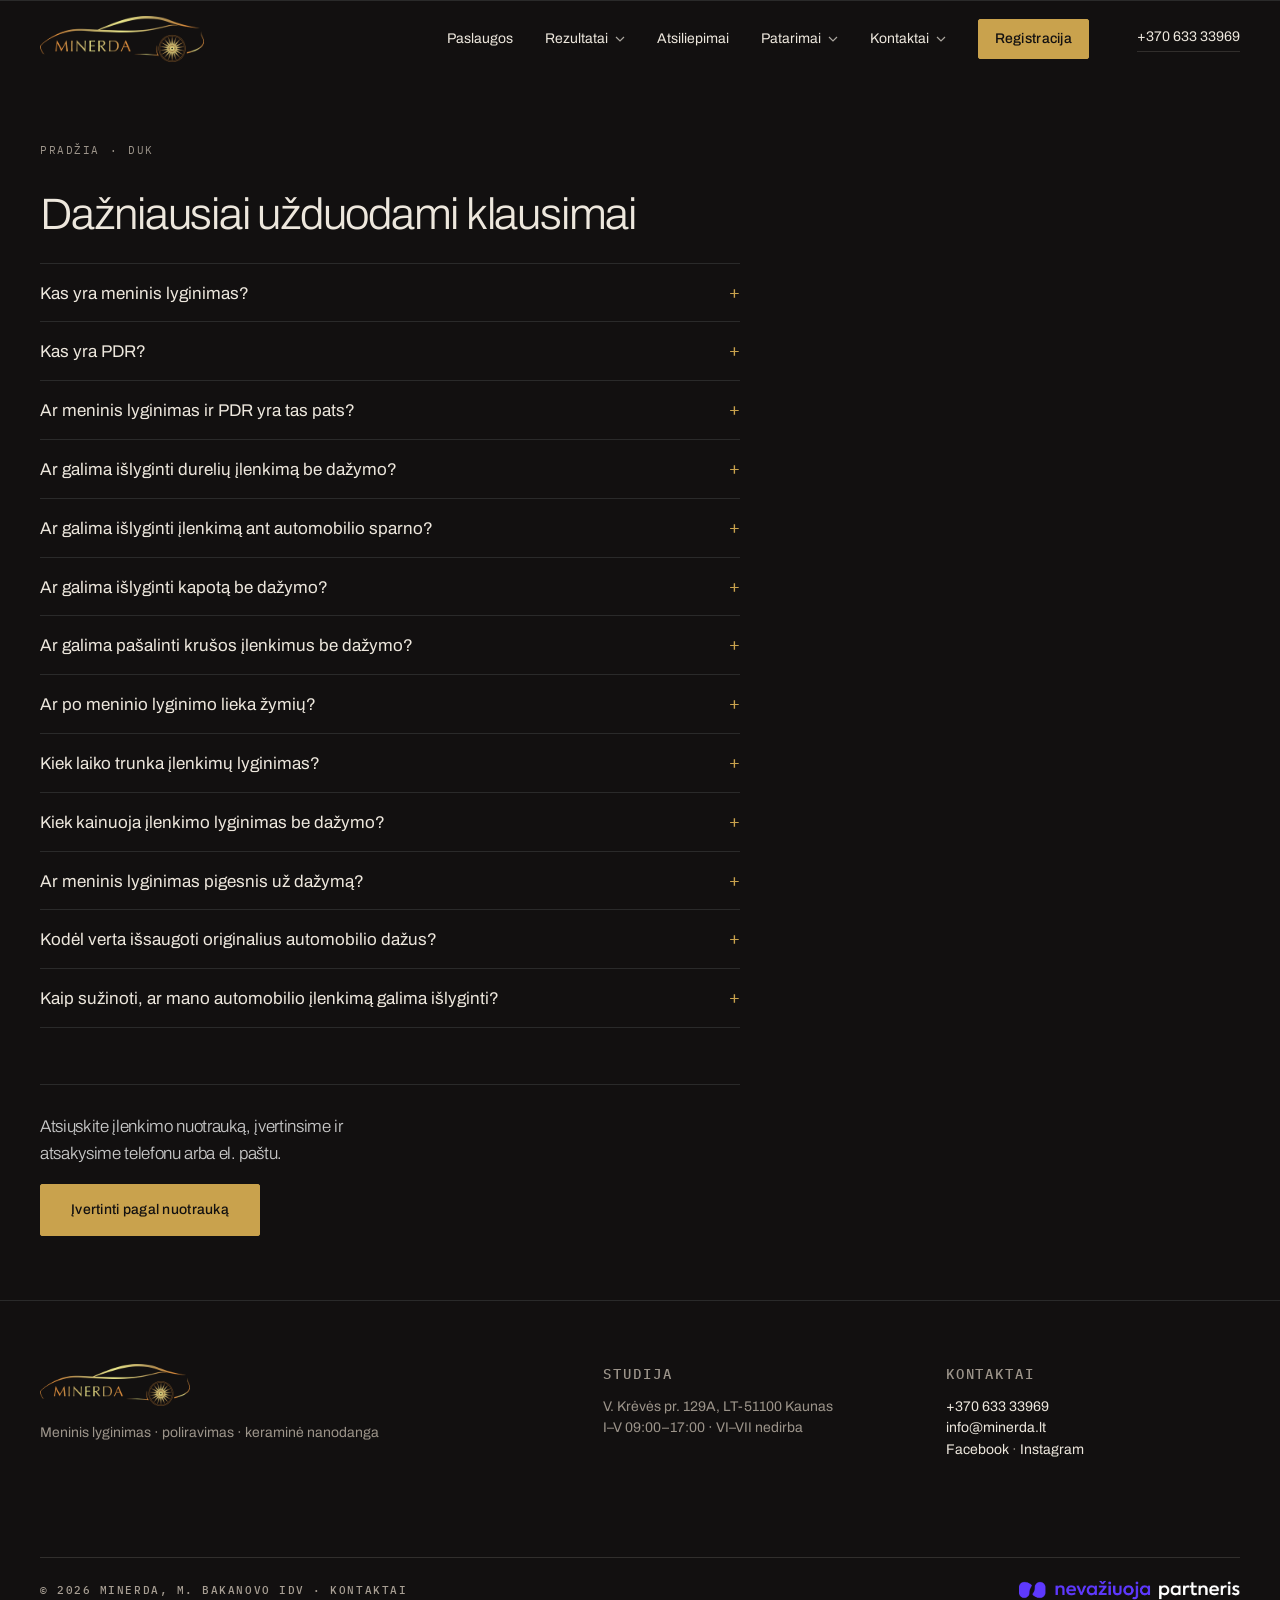
<file: duk/index.html>
<!DOCTYPE html>
<html lang="lt">
<head>
<meta charset="utf-8">
<meta name="viewport" content="width=device-width, initial-scale=1, viewport-fit=cover">
<title>Dažniausiai užduodami klausimai | Minerda</title>
<meta name="description" content="Atsakymai apie meninį lyginimą ir PDR: durelių, sparno, kapoto ir krušos įlenkimų lyginimas be dažymo, žymės, terminai ir kaina. Minerda, Kaunas.">
<meta name="theme-color" content="#121010">
<link rel="canonical" href="https://minerda.lt/duk/">
<meta property="og:type" content="website">
<meta property="og:locale" content="lt_LT">
<meta property="og:site_name" content="Minerda">
<meta property="og:title" content="Dažniausiai užduodami klausimai | Minerda">
<meta property="og:description" content="Atsakymai apie meninį lyginimą ir PDR: durelių, sparno, kapoto ir krušos įlenkimų lyginimas be dažymo, žymės, terminai ir kaina. Minerda, Kaunas.">
<meta property="og:image" content="https://minerda.lt/img/og.jpg">
<meta property="og:url" content="https://minerda.lt/duk/">
<meta name="twitter:card" content="summary_large_image">
<link rel="icon" href="../favicon.ico" sizes="32x32">
<link rel="icon" href="../img/icon-96.png" type="image/png" sizes="96x96">
<link rel="icon" href="../img/icon-192.png" type="image/png" sizes="192x192">
<link rel="apple-touch-icon" href="../img/icon-180.png">
<link rel="preconnect" href="https://fonts.googleapis.com">
<link rel="preconnect" href="https://fonts.gstatic.com" crossorigin>
<link rel="preload" as="style"
      href="https://fonts.googleapis.com/css2?family=Archivo:wght@300;400;500&family=IBM+Plex+Mono:wght@400;500&display=swap">
<link rel="stylesheet" media="print" onload="this.media='all'"
      href="https://fonts.googleapis.com/css2?family=Archivo:wght@300;400;500&family=IBM+Plex+Mono:wght@400;500&display=swap">
<noscript><link rel="stylesheet"
      href="https://fonts.googleapis.com/css2?family=Archivo:wght@300;400;500&family=IBM+Plex+Mono:wght@400;500&display=swap"></noscript>
<link rel="stylesheet" href="../styles.css?v=20260924a">
<script>document.documentElement.className += ' js';</script>
<script type="application/ld+json">{"@context": "https://schema.org", "@type": "FAQPage", "mainEntity": [{"@type": "Question", "name": "Kas yra meninis lyginimas?", "acceptedAnswer": {"@type": "Answer", "text": "Meninis lyginimas – automobilio kėbulo įlenkimų tiesinimo technologija, leidžianti daugeliu atvejų pašalinti deformaciją neperdažant automobilio detalės. Šis metodas dar vadinamas PDR arba įlenkimų lyginimu be dažymo."}}, {"@type": "Question", "name": "Kas yra PDR?", "acceptedAnswer": {"@type": "Answer", "text": "PDR – „Paintless Dent Repair\" – tai įlenkimų remonto be dažymo technologija. Jos metu automobilio kėbulo metalas formuojamas ir grąžinamas į pradinę padėtį išsaugant esamą dažų dangą."}}, {"@type": "Question", "name": "Ar meninis lyginimas ir PDR yra tas pats?", "acceptedAnswer": {"@type": "Answer", "text": "Praktikoje terminai „meninis lyginimas\", „bedažis lyginimas\", „įlenkimų lyginimas be dažymo\" ir „PDR\" dažnai naudojami tai pačiai arba labai panašiai automobilio kėbulo remonto technologijai apibūdinti."}}, {"@type": "Question", "name": "Ar galima išlyginti durelių įlenkimą be dažymo?", "acceptedAnswer": {"@type": "Answer", "text": "Dažnai taip. Jeigu durelių dažai nepažeisti ir metalo deformacija tinkama PDR technologijai, durelių įlenkimas gali būti pašalintas be dažymo."}}, {"@type": "Question", "name": "Ar galima išlyginti įlenkimą ant automobilio sparno?", "acceptedAnswer": {"@type": "Answer", "text": "Taip, daugelį sparnų įlenkimų galima lyginti PDR būdu. Galimybė priklauso nuo įlenkimo vietos, gylio, dažų būklės ir metalo deformacijos."}}, {"@type": "Question", "name": "Ar galima išlyginti kapotą be dažymo?", "acceptedAnswer": {"@type": "Answer", "text": "Daugeliu atvejų taip. PDR naudojamas kapoto įlenkimams, krušos duobutėms ir kitiems pažeidimams šalinti, tačiau kiekvienas pažeidimas turi būti įvertintas individualiai."}}, {"@type": "Question", "name": "Ar galima pašalinti krušos įlenkimus be dažymo?", "acceptedAnswer": {"@type": "Answer", "text": "Taip. Automobilių lyginimas po krušos yra viena svarbiausių PDR technologijos pritaikymo sričių. Jeigu dažai nepažeisti, daug krušos sukeltų įlenkimų galima pašalinti neperdažant automobilio."}}, {"@type": "Question", "name": "Ar po meninio lyginimo lieka žymių?", "acceptedAnswer": {"@type": "Answer", "text": "Rezultatas priklauso nuo pažeidimo sudėtingumo, metalo ištempimo, dažų būklės, pažeidimo vietos ir kitų aplinkybių. Tinkami PDR remontui įlenkimai dažnai gali būti pašalinti labai tiksliai."}}, {"@type": "Question", "name": "Kiek laiko trunka įlenkimų lyginimas?", "acceptedAnswer": {"@type": "Answer", "text": "Nedidelio įlenkimo remontas gali būti atliekamas gana greitai, tačiau sudėtingų arba daugybinių pažeidimų, pavyzdžiui, po krušos, remontas užtrunka ilgiau. Tikslus terminas nustatomas įvertinus automobilį."}}, {"@type": "Question", "name": "Kiek kainuoja įlenkimo lyginimas be dažymo?", "acceptedAnswer": {"@type": "Answer", "text": "Kaina priklauso nuo įlenkimo dydžio, gylio, vietos, detalės konstrukcijos, įlenkimų skaičiaus ir darbų sudėtingumo. Dėl šios priežasties tiksli meninio lyginimo kaina paprastai nustatoma pagal konkretaus pažeidimo nuotraukas arba apžiūrėjus automobilį."}}, {"@type": "Question", "name": "Ar meninis lyginimas pigesnis už dažymą?", "acceptedAnswer": {"@type": "Answer", "text": "Kai pažeidimas tinkamas PDR remontui, lyginimas be dažymo gali būti ekonomiškesnis, nes nereikia atlikti visų tradicinio kėbulo remonto etapų – glaistymo, gruntavimo ir detalės perdažymo."}}, {"@type": "Question", "name": "Kodėl verta išsaugoti originalius automobilio dažus?", "acceptedAnswer": {"@type": "Answer", "text": "Originali gamyklinė dažų danga leidžia išvengti papildomo detalės perdažymo ir galimų atspalvio skirtumų. Tai ypač aktualu naujesniems ir didesnės vertės automobiliams."}}, {"@type": "Question", "name": "Kaip sužinoti, ar mano automobilio įlenkimą galima išlyginti?", "acceptedAnswer": {"@type": "Answer", "text": "Paprasčiausias būdas – pateikti kelias aiškias įlenkimo nuotraukas iš skirtingų kampų. Pagal jas galima preliminariai įvertinti pažeidimą, o galutinis sprendimas priimamas apžiūrėjus automobilį."}}]}</script>
<script type="application/ld+json">{"@context": "https://schema.org", "@type": "BreadcrumbList", "itemListElement": [{"@type": "ListItem", "position": 1, "name": "Pradžia", "item": "https://minerda.lt/"}, {"@type": "ListItem", "position": 2, "name": "Dažniausiai užduodami klausimai", "item": "https://minerda.lt/duk/"}]}</script>
</head>
<body class="">
<a class="skip" href="#main">Pereiti prie turinio</a>

<header class="nav" id="nav">
  <div class="wrap nav__in">
    <a class="nav__brand" href="../#top" aria-label="Minerda — pradžia">
      <picture><source srcset="../img/minerda-logo-400.webp" type="image/webp"><img src="../img/minerda-logo-400.png" width="400" height="93" alt="Minerda"></picture>
    </a>
    <nav class="nav__links" aria-label="Pagrindinis meniu">
      <a href="../#paslaugos">Paslaugos</a>
      <div class="dd">
        <button class="dd__btn" type="button" aria-expanded="false" aria-controls="dd-rez">Rezultatai<svg class="dd__ch" width="10" height="6" viewBox="0 0 10 6" aria-hidden="true"><path d="M1 1l4 4 4-4" fill="none" stroke="currentColor" stroke-width="1.2"/></svg></button>
        <div class="dd__menu" id="dd-rez">
          <a href="../#darbas">Prieš ir po</a>
          <a href="../#darbai">Darbai</a>
          <a href="../#video">Video</a>
        </div>
      </div>
      <a href="../#atsiliepimai">Atsiliepimai</a>
      <div class="dd">
        <button class="dd__btn" type="button" aria-expanded="false" aria-controls="dd-pat">Patarimai<svg class="dd__ch" width="10" height="6" viewBox="0 0 10 6" aria-hidden="true"><path d="M1 1l4 4 4-4" fill="none" stroke="currentColor" stroke-width="1.2"/></svg></button>
        <div class="dd__menu" id="dd-pat">
          <a href="../straipsniai/">Straipsniai</a>
          <a href="../duk/">DUK</a>
        </div>
      </div>
      <div class="dd">
        <button class="dd__btn" type="button" aria-expanded="false" aria-controls="dd-kon">Kontaktai<svg class="dd__ch" width="10" height="6" viewBox="0 0 10 6" aria-hidden="true"><path d="M1 1l4 4 4-4" fill="none" stroke="currentColor" stroke-width="1.2"/></svg></button>
        <div class="dd__menu" id="dd-kon">
          <a href="../kontaktai/">Kontaktai</a>
          <a href="../#uzklausa">Užklausa</a>
          <a href="../#studija">Studija</a>
        </div>
      </div>
      <a class="btn nav__reg" href="https://nevaziuoja.lt/autoservisas/minerda-1518?book-now=true" target="_blank" rel="noopener">Registracija</a>
    </nav>
    <a class="tlink nav__tel" href="tel:+37063333969">+370 633 33969</a>
    <button class="nav__toggle" id="navToggle" aria-expanded="false" aria-controls="navPanel" aria-label="Atidaryti meniu">
      <span></span><span></span>
    </button>
  </div>
  <div class="nav__panel" id="navPanel" hidden>
    <div class="nav__panel-in">
      <a href="../#paslaugos">Paslaugos</a>
      <a href="../#atsiliepimai">Atsiliepimai</a>
      <p class="nav__grp">Rezultatai</p>
      <a class="nav__sub" href="../#darbas">Prieš ir po</a>
      <a class="nav__sub" href="../#darbai">Darbai</a>
      <a class="nav__sub" href="../#video">Video</a>
      <p class="nav__grp">Patarimai</p>
      <a class="nav__sub" href="../straipsniai/">Straipsniai</a>
      <a class="nav__sub" href="../duk/">DUK</a>
      <p class="nav__grp">Kontaktai</p>
      <a class="nav__sub" href="../kontaktai/">Kontaktai</a>
      <a class="nav__sub" href="../#uzklausa">Užklausa</a>
      <a class="nav__sub" href="../#studija">Studija</a>
      <a class="btn nav__reg" href="https://nevaziuoja.lt/autoservisas/minerda-1518?book-now=true" target="_blank" rel="noopener">Registracija</a>
    </div>
    <a class="nav__panel-tel" href="tel:+37063333969">+370 633 33969</a>
  </div>
</header>

<main id="main">

<section class="sec sec--list sec--dukpage">
  <div class="wrap">
    <nav class="crumbs rv" aria-label="Kelias"><a href="../">Pradžia</a><span>·</span><span>DUK</span></nav>
    <div class="head rv">
      <h1>Dažniausiai užduodami klausimai</h1>
    </div>
    <div class="art">
<div class="faq rv">
  <details>
    <summary>Kas yra meninis lyginimas?</summary>
    <div><p>Meninis lyginimas – automobilio kėbulo įlenkimų tiesinimo technologija, leidžianti daugeliu atvejų pašalinti deformaciją neperdažant automobilio detalės. Šis metodas dar vadinamas PDR arba įlenkimų lyginimu be dažymo.</p></div>
  </details>
  <details>
    <summary>Kas yra PDR?</summary>
    <div><p>PDR – „Paintless Dent Repair&quot; – tai įlenkimų remonto be dažymo technologija. Jos metu automobilio kėbulo metalas formuojamas ir grąžinamas į pradinę padėtį išsaugant esamą dažų dangą.</p></div>
  </details>
  <details>
    <summary>Ar meninis lyginimas ir PDR yra tas pats?</summary>
    <div><p>Praktikoje terminai „meninis lyginimas&quot;, „bedažis lyginimas&quot;, „įlenkimų lyginimas be dažymo&quot; ir „PDR&quot; dažnai naudojami tai pačiai arba labai panašiai automobilio kėbulo remonto technologijai apibūdinti.</p></div>
  </details>
  <details>
    <summary>Ar galima išlyginti durelių įlenkimą be dažymo?</summary>
    <div><p>Dažnai taip. Jeigu durelių dažai nepažeisti ir metalo deformacija tinkama PDR technologijai, durelių įlenkimas gali būti pašalintas be dažymo.</p></div>
  </details>
  <details>
    <summary>Ar galima išlyginti įlenkimą ant automobilio sparno?</summary>
    <div><p>Taip, daugelį sparnų įlenkimų galima lyginti PDR būdu. Galimybė priklauso nuo įlenkimo vietos, gylio, dažų būklės ir metalo deformacijos.</p></div>
  </details>
  <details>
    <summary>Ar galima išlyginti kapotą be dažymo?</summary>
    <div><p>Daugeliu atvejų taip. PDR naudojamas kapoto įlenkimams, krušos duobutėms ir kitiems pažeidimams šalinti, tačiau kiekvienas pažeidimas turi būti įvertintas individualiai.</p></div>
  </details>
  <details>
    <summary>Ar galima pašalinti krušos įlenkimus be dažymo?</summary>
    <div><p>Taip. Automobilių lyginimas po krušos yra viena svarbiausių PDR technologijos pritaikymo sričių. Jeigu dažai nepažeisti, daug krušos sukeltų įlenkimų galima pašalinti neperdažant automobilio.</p></div>
  </details>
  <details>
    <summary>Ar po meninio lyginimo lieka žymių?</summary>
    <div><p>Rezultatas priklauso nuo pažeidimo sudėtingumo, metalo ištempimo, dažų būklės, pažeidimo vietos ir kitų aplinkybių. Tinkami PDR remontui įlenkimai dažnai gali būti pašalinti labai tiksliai.</p></div>
  </details>
  <details>
    <summary>Kiek laiko trunka įlenkimų lyginimas?</summary>
    <div><p>Nedidelio įlenkimo remontas gali būti atliekamas gana greitai, tačiau sudėtingų arba daugybinių pažeidimų, pavyzdžiui, po krušos, remontas užtrunka ilgiau. Tikslus terminas nustatomas įvertinus automobilį.</p></div>
  </details>
  <details>
    <summary>Kiek kainuoja įlenkimo lyginimas be dažymo?</summary>
    <div><p>Kaina priklauso nuo įlenkimo dydžio, gylio, vietos, detalės konstrukcijos, įlenkimų skaičiaus ir darbų sudėtingumo. Dėl šios priežasties tiksli meninio lyginimo kaina paprastai nustatoma pagal konkretaus pažeidimo nuotraukas arba apžiūrėjus automobilį.</p></div>
  </details>
  <details>
    <summary>Ar meninis lyginimas pigesnis už dažymą?</summary>
    <div><p>Kai pažeidimas tinkamas PDR remontui, lyginimas be dažymo gali būti ekonomiškesnis, nes nereikia atlikti visų tradicinio kėbulo remonto etapų – glaistymo, gruntavimo ir detalės perdažymo.</p></div>
  </details>
  <details>
    <summary>Kodėl verta išsaugoti originalius automobilio dažus?</summary>
    <div><p>Originali gamyklinė dažų danga leidžia išvengti papildomo detalės perdažymo ir galimų atspalvio skirtumų. Tai ypač aktualu naujesniems ir didesnės vertės automobiliams.</p></div>
  </details>
  <details>
    <summary>Kaip sužinoti, ar mano automobilio įlenkimą galima išlyginti?</summary>
    <div><p>Paprasčiausias būdas – pateikti kelias aiškias įlenkimo nuotraukas iš skirtingų kampų. Pagal jas galima preliminariai įvertinti pažeidimą, o galutinis sprendimas priimamas apžiūrėjus automobilį.</p></div>
  </details>
</div>
      <div class="cta rv">
        <p class="cta__t">Atsiųskite įlenkimo nuotrauką, įvertinsime ir atsakysime telefonu arba el. paštu.</p>
        <a class="btn" href="../#uzklausa">Įvertinti pagal nuotrauką</a>
      </div>
    </div>
  </div>
</section>

</main>

<footer class="foot">
  <div class="wrap foot__in">
    <div class="foot__brand">
      <picture><source srcset="../img/minerda-logo-400.webp" type="image/webp"><img src="../img/minerda-logo-400.png" width="400" height="93" alt="Minerda" loading="lazy"></picture>
      <p>Meninis lyginimas · poliravimas · keraminė nanodanga</p>
    </div>
    <div class="foot__col foot__col--addr">
      <p class="mono">Studija</p>
      <p class="foot__lines"><span>V. Krėvės pr. 129A, LT-51100 Kaunas</span><b class="sep"> · </b><span>I–V 09:00–17:00 · VI–VII nedirba</span></p>
    </div>
    <div class="foot__col foot__col--con">
      <p class="mono">Kontaktai</p>
      <p class="foot__lines"><span><a href="tel:+37063333969">+370 633 33969</a></span><b class="sep"> · </b><span><a href="mailto:info@minerda.lt">info@minerda.lt</a></span><b class="sep"> · </b><span><a href="https://www.facebook.com/profile.php?id=100054326658601" target="_blank" rel="noopener">Facebook</a> · <a href="https://www.instagram.com/_minerda_/" target="_blank" rel="noopener">Instagram</a></span></p>
    </div>
    <p class="foot__legal">© <span id="yr">2026</span> MINERDA, M. Bakanovo IDV · <a href="../kontaktai/">Kontaktai</a></p>
    <a href="https://nevaziuoja.lt" target="_blank" rel="noopener" class="partner-badge"><img src="../img/nevaziuoja-partneris.png" width="221" height="28" alt="nevažiuoja.lt partneris" loading="lazy"></a>
  </div>
</footer>

<div class="callbar" id="callbar">
  <a href="tel:+37063333969">Skambinti</a>
  <a href="../#uzklausa" class="callbar__b">Įvertinti pagal nuotrauką</a>
</div>

<script src="../lenis.min.js"></script>
<script src="../main.js?v=20261124a"></script>
</body>
</html>
</file>
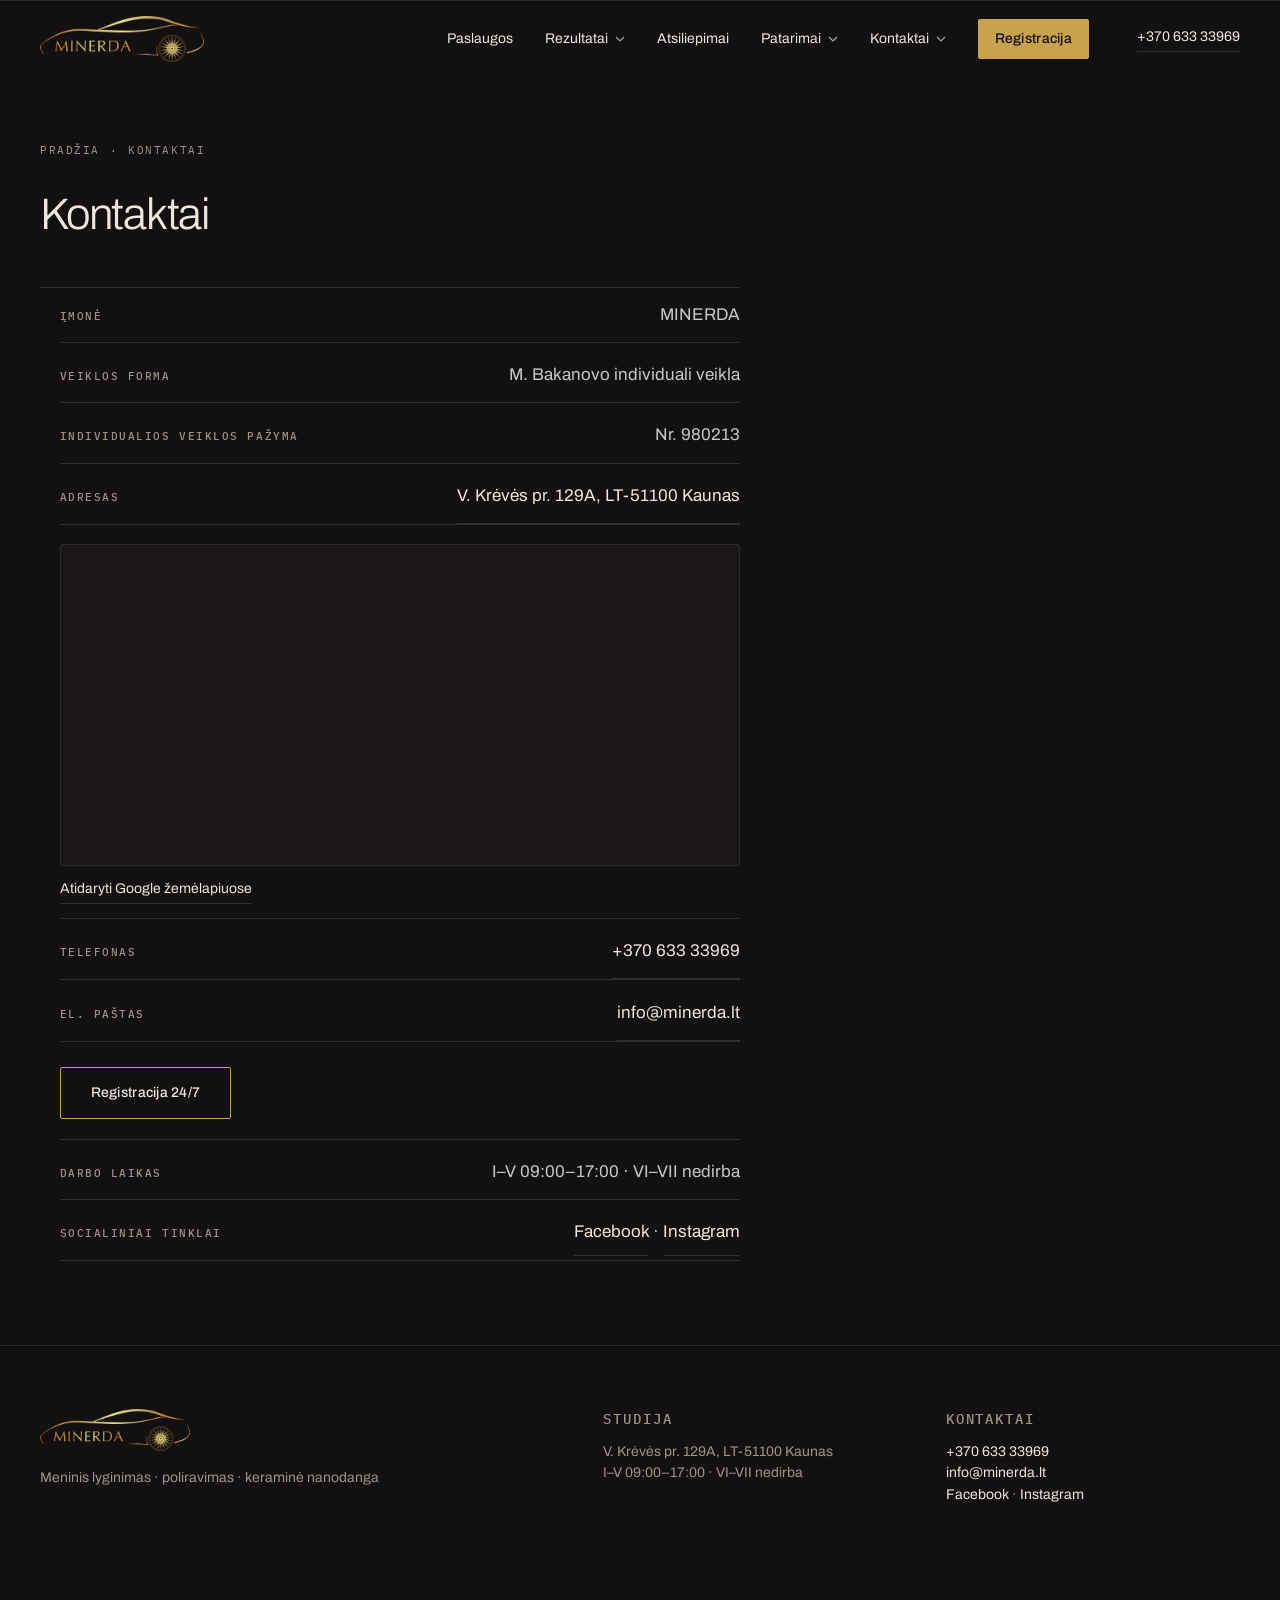
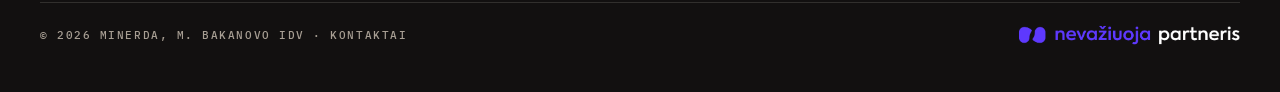
<file: kontaktai/index.html>
<!DOCTYPE html>
<html lang="lt">
<head>
<meta charset="utf-8">
<meta name="viewport" content="width=device-width, initial-scale=1, viewport-fit=cover">
<title>Kontaktai | Minerda</title>
<meta name="description" content="Minerda kontaktai: V. Krėvės pr. 129A, Kaunas. Telefonas +370 633 33969, el. paštas info@minerda.lt. Darbo laikas I–V 09:00–17:00.">
<meta name="theme-color" content="#121010">
<link rel="canonical" href="https://minerda.lt/kontaktai/">
<meta property="og:type" content="website">
<meta property="og:locale" content="lt_LT">
<meta property="og:site_name" content="Minerda">
<meta property="og:title" content="Kontaktai | Minerda">
<meta property="og:description" content="Minerda kontaktai: V. Krėvės pr. 129A, Kaunas. Telefonas +370 633 33969, el. paštas info@minerda.lt. Darbo laikas I–V 09:00–17:00.">
<meta property="og:image" content="https://minerda.lt/img/og.jpg">
<meta property="og:url" content="https://minerda.lt/kontaktai/">
<meta name="twitter:card" content="summary_large_image">
<link rel="icon" href="../favicon.ico" sizes="32x32">
<link rel="icon" href="../img/icon-96.png" type="image/png" sizes="96x96">
<link rel="icon" href="../img/icon-192.png" type="image/png" sizes="192x192">
<link rel="apple-touch-icon" href="../img/icon-180.png">
<link rel="preconnect" href="https://fonts.googleapis.com">
<link rel="preconnect" href="https://fonts.gstatic.com" crossorigin>
<link rel="preload" as="style"
      href="https://fonts.googleapis.com/css2?family=Archivo:wght@300;400;500&family=IBM+Plex+Mono:wght@400;500&display=swap">
<link rel="stylesheet" media="print" onload="this.media='all'"
      href="https://fonts.googleapis.com/css2?family=Archivo:wght@300;400;500&family=IBM+Plex+Mono:wght@400;500&display=swap">
<noscript><link rel="stylesheet"
      href="https://fonts.googleapis.com/css2?family=Archivo:wght@300;400;500&family=IBM+Plex+Mono:wght@400;500&display=swap"></noscript>
<link rel="stylesheet" href="../styles.css?v=20260924a">
<script>document.documentElement.className += ' js';</script>

</head>
<body class="">
<a class="skip" href="#main">Pereiti prie turinio</a>

<header class="nav" id="nav">
  <div class="wrap nav__in">
    <a class="nav__brand" href="../#top" aria-label="Minerda — pradžia">
      <picture><source srcset="../img/minerda-logo-400.webp" type="image/webp"><img src="../img/minerda-logo-400.png" width="400" height="93" alt="Minerda"></picture>
    </a>
    <nav class="nav__links" aria-label="Pagrindinis meniu">
      <a href="../#paslaugos">Paslaugos</a>
      <div class="dd">
        <button class="dd__btn" type="button" aria-expanded="false" aria-controls="dd-rez">Rezultatai<svg class="dd__ch" width="10" height="6" viewBox="0 0 10 6" aria-hidden="true"><path d="M1 1l4 4 4-4" fill="none" stroke="currentColor" stroke-width="1.2"/></svg></button>
        <div class="dd__menu" id="dd-rez">
          <a href="../#darbas">Prieš ir po</a>
          <a href="../#darbai">Darbai</a>
          <a href="../#video">Video</a>
        </div>
      </div>
      <a href="../#atsiliepimai">Atsiliepimai</a>
      <div class="dd">
        <button class="dd__btn" type="button" aria-expanded="false" aria-controls="dd-pat">Patarimai<svg class="dd__ch" width="10" height="6" viewBox="0 0 10 6" aria-hidden="true"><path d="M1 1l4 4 4-4" fill="none" stroke="currentColor" stroke-width="1.2"/></svg></button>
        <div class="dd__menu" id="dd-pat">
          <a href="../straipsniai/">Straipsniai</a>
          <a href="../duk/">DUK</a>
        </div>
      </div>
      <div class="dd">
        <button class="dd__btn" type="button" aria-expanded="false" aria-controls="dd-kon">Kontaktai<svg class="dd__ch" width="10" height="6" viewBox="0 0 10 6" aria-hidden="true"><path d="M1 1l4 4 4-4" fill="none" stroke="currentColor" stroke-width="1.2"/></svg></button>
        <div class="dd__menu" id="dd-kon">
          <a href="../kontaktai/">Kontaktai</a>
          <a href="../#uzklausa">Užklausa</a>
          <a href="../#studija">Studija</a>
        </div>
      </div>
      <a class="btn nav__reg" href="https://nevaziuoja.lt/autoservisas/minerda-1518?book-now=true" target="_blank" rel="noopener">Registracija</a>
    </nav>
    <a class="tlink nav__tel" href="tel:+37063333969">+370 633 33969</a>
    <button class="nav__toggle" id="navToggle" aria-expanded="false" aria-controls="navPanel" aria-label="Atidaryti meniu">
      <span></span><span></span>
    </button>
  </div>
  <div class="nav__panel" id="navPanel" hidden>
    <div class="nav__panel-in">
      <a href="../#paslaugos">Paslaugos</a>
      <a href="../#atsiliepimai">Atsiliepimai</a>
      <p class="nav__grp">Rezultatai</p>
      <a class="nav__sub" href="../#darbas">Prieš ir po</a>
      <a class="nav__sub" href="../#darbai">Darbai</a>
      <a class="nav__sub" href="../#video">Video</a>
      <p class="nav__grp">Patarimai</p>
      <a class="nav__sub" href="../straipsniai/">Straipsniai</a>
      <a class="nav__sub" href="../duk/">DUK</a>
      <p class="nav__grp">Kontaktai</p>
      <a class="nav__sub" href="../kontaktai/">Kontaktai</a>
      <a class="nav__sub" href="../#uzklausa">Užklausa</a>
      <a class="nav__sub" href="../#studija">Studija</a>
      <a class="btn nav__reg" href="https://nevaziuoja.lt/autoservisas/minerda-1518?book-now=true" target="_blank" rel="noopener">Registracija</a>
    </div>
    <a class="nav__panel-tel" href="tel:+37063333969">+370 633 33969</a>
  </div>
</header>

<main id="main">

<section class="sec sec--list">
  <div class="wrap">
    <nav class="crumbs rv" aria-label="Kelias"><a href="../">Pradžia</a><span>·</span><span>Kontaktai</span></nav>
    <div class="head rv">
      <h1>Kontaktai</h1>
    </div>
    <div class="art">
    <ul class="contacts contacts--page rv">
      <li><span class="mono">Įmonė</span><span>MINERDA</span></li>
      <li><span class="mono">Veiklos forma</span><span>M. Bakanovo individuali veikla</span></li>
      <li><span class="mono">Individualios veiklos pažyma</span><span>Nr. 980213</span></li>
      <li><span class="mono">Adresas</span><a href="https://www.google.com/maps/search/?api=1&amp;query=V.+Kr%C4%97v%C4%97s+pr.+129A,+Kaunas" target="_blank" rel="noopener">V. Krėvės pr. 129A, LT-51100 Kaunas</a></li>
      <li class="contacts__map">
        <div class="map"><iframe src="https://www.google.com/maps?q=Minerda,+V.+Kr%C4%97v%C4%97s+pr.+129A,+Kaunas&amp;output=embed" width="100%" height="320" style="border:0" loading="lazy" referrerpolicy="no-referrer-when-downgrade" title="Minerda žemėlapyje" allowfullscreen></iframe></div>
        <a class="tlink map__link" href="https://www.google.com/maps?q=Minerda,+V.+Kr%C4%97v%C4%97s+pr.+129A,+Kaunas" target="_blank" rel="noopener">Atidaryti Google žemėlapiuose</a>
      </li>
      <li><span class="mono">Telefonas</span><a href="tel:+37063333969">+370 633 33969</a></li>
      <li><span class="mono">El. paštas</span><a href="mailto:info@minerda.lt">info@minerda.lt</a></li>
      <li class="contacts__reg"><a class="btn btn--ghost" href="https://nevaziuoja.lt/autoservisas/minerda-1518?book-now=true" target="_blank" rel="noopener">Registracija 24/7</a></li>
      <li><span class="mono">Darbo laikas</span><span>I–V 09:00–17:00 · VI–VII nedirba</span></li>
      <li><span class="mono">Socialiniai tinklai</span><span><a href="https://www.facebook.com/profile.php?id=100054326658601" target="_blank" rel="noopener">Facebook</a> · <a href="https://www.instagram.com/_minerda_/" target="_blank" rel="noopener">Instagram</a></span></li>
    </ul>
    </div>
  </div>
</section>

</main>

<footer class="foot">
  <div class="wrap foot__in">
    <div class="foot__brand">
      <picture><source srcset="../img/minerda-logo-400.webp" type="image/webp"><img src="../img/minerda-logo-400.png" width="400" height="93" alt="Minerda" loading="lazy"></picture>
      <p>Meninis lyginimas · poliravimas · keraminė nanodanga</p>
    </div>
    <div class="foot__col foot__col--addr">
      <p class="mono">Studija</p>
      <p class="foot__lines"><span>V. Krėvės pr. 129A, LT-51100 Kaunas</span><b class="sep"> · </b><span>I–V 09:00–17:00 · VI–VII nedirba</span></p>
    </div>
    <div class="foot__col foot__col--con">
      <p class="mono">Kontaktai</p>
      <p class="foot__lines"><span><a href="tel:+37063333969">+370 633 33969</a></span><b class="sep"> · </b><span><a href="mailto:info@minerda.lt">info@minerda.lt</a></span><b class="sep"> · </b><span><a href="https://www.facebook.com/profile.php?id=100054326658601" target="_blank" rel="noopener">Facebook</a> · <a href="https://www.instagram.com/_minerda_/" target="_blank" rel="noopener">Instagram</a></span></p>
    </div>
    <p class="foot__legal">© <span id="yr">2026</span> MINERDA, M. Bakanovo IDV · <a href="../kontaktai/">Kontaktai</a></p>
    <a href="https://nevaziuoja.lt" target="_blank" rel="noopener" class="partner-badge"><img src="../img/nevaziuoja-partneris.png" width="221" height="28" alt="nevažiuoja.lt partneris" loading="lazy"></a>
  </div>
</footer>

<div class="callbar" id="callbar">
  <a href="tel:+37063333969">Skambinti</a>
  <a href="../#uzklausa" class="callbar__b">Įvertinti pagal nuotrauką</a>
</div>

<script src="../lenis.min.js"></script>
<script src="../main.js?v=20261124a"></script>
</body>
</html>
</file>
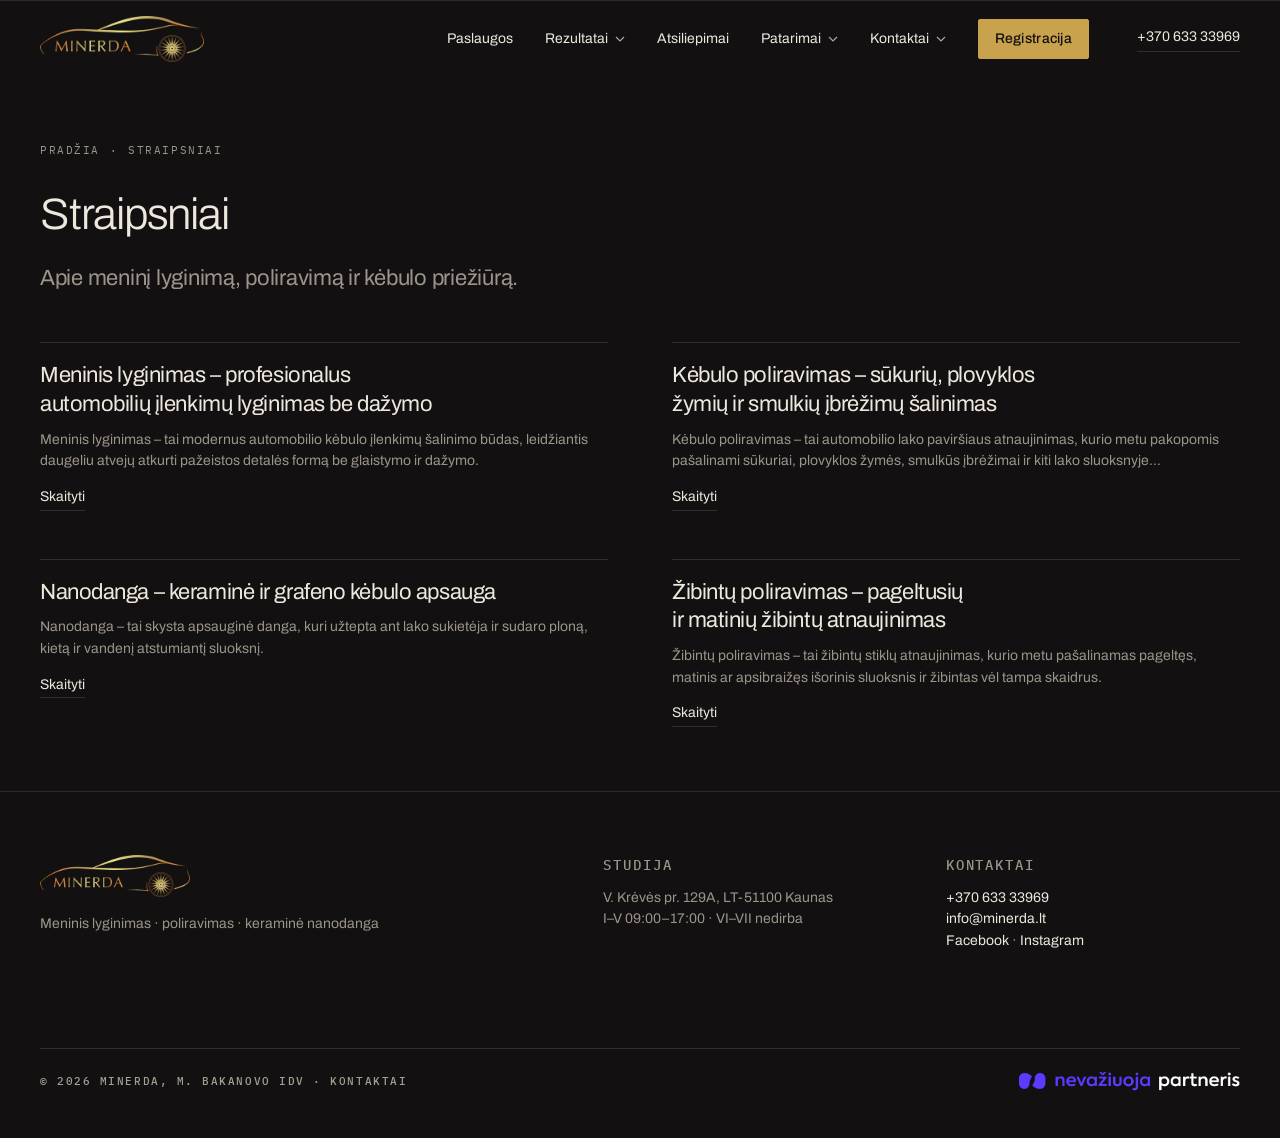
<file: straipsniai/index.html>
<!DOCTYPE html>
<html lang="lt">
<head>
<meta charset="utf-8">
<meta name="viewport" content="width=device-width, initial-scale=1, viewport-fit=cover">
<title>Straipsniai | Minerda</title>
<meta name="description" content="Straipsniai apie meninį lyginimą, įlenkimų šalinimą be dažymo, poliravimą ir kėbulo priežiūrą. Minerda, Kaunas.">
<meta name="theme-color" content="#121010">
<link rel="canonical" href="https://minerda.lt/straipsniai/">
<meta property="og:type" content="website">
<meta property="og:locale" content="lt_LT">
<meta property="og:site_name" content="Minerda">
<meta property="og:title" content="Straipsniai | Minerda">
<meta property="og:description" content="Straipsniai apie meninį lyginimą, įlenkimų šalinimą be dažymo, poliravimą ir kėbulo priežiūrą. Minerda, Kaunas.">
<meta property="og:image" content="https://minerda.lt/img/og.jpg">
<meta property="og:url" content="https://minerda.lt/straipsniai/">
<meta name="twitter:card" content="summary_large_image">
<link rel="icon" href="../favicon.ico" sizes="32x32">
<link rel="icon" href="../img/icon-96.png" type="image/png" sizes="96x96">
<link rel="icon" href="../img/icon-192.png" type="image/png" sizes="192x192">
<link rel="apple-touch-icon" href="../img/icon-180.png">
<link rel="preconnect" href="https://fonts.googleapis.com">
<link rel="preconnect" href="https://fonts.gstatic.com" crossorigin>
<link rel="preload" as="style"
      href="https://fonts.googleapis.com/css2?family=Archivo:wght@300;400;500&family=IBM+Plex+Mono:wght@400;500&display=swap">
<link rel="stylesheet" media="print" onload="this.media='all'"
      href="https://fonts.googleapis.com/css2?family=Archivo:wght@300;400;500&family=IBM+Plex+Mono:wght@400;500&display=swap">
<noscript><link rel="stylesheet"
      href="https://fonts.googleapis.com/css2?family=Archivo:wght@300;400;500&family=IBM+Plex+Mono:wght@400;500&display=swap"></noscript>
<link rel="stylesheet" href="../styles.css?v=20260924a">
<script>document.documentElement.className += ' js';</script>
<script type="application/ld+json">{"@context": "https://schema.org", "@type": "BreadcrumbList", "itemListElement": [{"@type": "ListItem", "position": 1, "name": "Pradžia", "item": "https://minerda.lt/"}, {"@type": "ListItem", "position": 2, "name": "Straipsniai", "item": "https://minerda.lt/straipsniai/"}]}</script>
</head>
<body class="">
<a class="skip" href="#main">Pereiti prie turinio</a>

<header class="nav" id="nav">
  <div class="wrap nav__in">
    <a class="nav__brand" href="../#top" aria-label="Minerda — pradžia">
      <picture><source srcset="../img/minerda-logo-400.webp" type="image/webp"><img src="../img/minerda-logo-400.png" width="400" height="93" alt="Minerda"></picture>
    </a>
    <nav class="nav__links" aria-label="Pagrindinis meniu">
      <a href="../#paslaugos">Paslaugos</a>
      <div class="dd">
        <button class="dd__btn" type="button" aria-expanded="false" aria-controls="dd-rez">Rezultatai<svg class="dd__ch" width="10" height="6" viewBox="0 0 10 6" aria-hidden="true"><path d="M1 1l4 4 4-4" fill="none" stroke="currentColor" stroke-width="1.2"/></svg></button>
        <div class="dd__menu" id="dd-rez">
          <a href="../#darbas">Prieš ir po</a>
          <a href="../#darbai">Darbai</a>
          <a href="../#video">Video</a>
        </div>
      </div>
      <a href="../#atsiliepimai">Atsiliepimai</a>
      <div class="dd">
        <button class="dd__btn" type="button" aria-expanded="false" aria-controls="dd-pat">Patarimai<svg class="dd__ch" width="10" height="6" viewBox="0 0 10 6" aria-hidden="true"><path d="M1 1l4 4 4-4" fill="none" stroke="currentColor" stroke-width="1.2"/></svg></button>
        <div class="dd__menu" id="dd-pat">
          <a href="../straipsniai/">Straipsniai</a>
          <a href="../duk/">DUK</a>
        </div>
      </div>
      <div class="dd">
        <button class="dd__btn" type="button" aria-expanded="false" aria-controls="dd-kon">Kontaktai<svg class="dd__ch" width="10" height="6" viewBox="0 0 10 6" aria-hidden="true"><path d="M1 1l4 4 4-4" fill="none" stroke="currentColor" stroke-width="1.2"/></svg></button>
        <div class="dd__menu" id="dd-kon">
          <a href="../kontaktai/">Kontaktai</a>
          <a href="../#uzklausa">Užklausa</a>
          <a href="../#studija">Studija</a>
        </div>
      </div>
      <a class="btn nav__reg" href="https://nevaziuoja.lt/autoservisas/minerda-1518?book-now=true" target="_blank" rel="noopener">Registracija</a>
    </nav>
    <a class="tlink nav__tel" href="tel:+37063333969">+370 633 33969</a>
    <button class="nav__toggle" id="navToggle" aria-expanded="false" aria-controls="navPanel" aria-label="Atidaryti meniu">
      <span></span><span></span>
    </button>
  </div>
  <div class="nav__panel" id="navPanel" hidden>
    <div class="nav__panel-in">
      <a href="../#paslaugos">Paslaugos</a>
      <a href="../#atsiliepimai">Atsiliepimai</a>
      <p class="nav__grp">Rezultatai</p>
      <a class="nav__sub" href="../#darbas">Prieš ir po</a>
      <a class="nav__sub" href="../#darbai">Darbai</a>
      <a class="nav__sub" href="../#video">Video</a>
      <p class="nav__grp">Patarimai</p>
      <a class="nav__sub" href="../straipsniai/">Straipsniai</a>
      <a class="nav__sub" href="../duk/">DUK</a>
      <p class="nav__grp">Kontaktai</p>
      <a class="nav__sub" href="../kontaktai/">Kontaktai</a>
      <a class="nav__sub" href="../#uzklausa">Užklausa</a>
      <a class="nav__sub" href="../#studija">Studija</a>
      <a class="btn nav__reg" href="https://nevaziuoja.lt/autoservisas/minerda-1518?book-now=true" target="_blank" rel="noopener">Registracija</a>
    </div>
    <a class="nav__panel-tel" href="tel:+37063333969">+370 633 33969</a>
  </div>
</header>

<main id="main">

<section class="sec sec--list">
  <div class="wrap">
    <nav class="crumbs rv" aria-label="Kelias"><a href="../">Pradžia</a><span>·</span><span>Straipsniai</span></nav>
    <div class="head rv">
      <h1>Straipsniai</h1>
      <p class="lead">Apie meninį lyginimą, poliravimą ir kėbulo priežiūrą.</p>
    </div>
    <ul class="cards">
      <li class="card rv">
        <h3><a href="../straipsniai/meninis-lyginimas/">Meninis lyginimas – profesionalus automobilių įlenkimų lyginimas be dažymo</a></h3>
        <p>Meninis lyginimas – tai modernus automobilio kėbulo įlenkimų šalinimo būdas, leidžiantis daugeliu atvejų atkurti pažeistos detalės formą be glaistymo ir dažymo.</p>
        <a class="card__more" href="../straipsniai/meninis-lyginimas/">Skaityti</a>
      </li>
      <li class="card rv">
        <h3><a href="../straipsniai/kebulo-poliravimas/">Kėbulo poliravimas – sūkurių, plovyklos žymių ir smulkių įbrėžimų šalinimas</a></h3>
        <p>Kėbulo poliravimas – tai automobilio lako paviršiaus atnaujinimas, kurio metu pakopomis pašalinami sūkuriai, plovyklos žymės, smulkūs įbrėžimai ir kiti lako sluoksnyje…</p>
        <a class="card__more" href="../straipsniai/kebulo-poliravimas/">Skaityti</a>
      </li>
      <li class="card rv">
        <h3><a href="../straipsniai/nanodanga/">Nanodanga – keraminė ir grafeno kėbulo apsauga</a></h3>
        <p>Nanodanga – tai skysta apsauginė danga, kuri užtepta ant lako sukietėja ir sudaro ploną, kietą ir vandenį atstumiantį sluoksnį.</p>
        <a class="card__more" href="../straipsniai/nanodanga/">Skaityti</a>
      </li>
      <li class="card rv">
        <h3><a href="../straipsniai/zibintu-poliravimas/">Žibintų poliravimas – pageltusių ir matinių žibintų atnaujinimas</a></h3>
        <p>Žibintų poliravimas – tai žibintų stiklų atnaujinimas, kurio metu pašalinamas pageltęs, matinis ar apsibraižęs išorinis sluoksnis ir žibintas vėl tampa skaidrus.</p>
        <a class="card__more" href="../straipsniai/zibintu-poliravimas/">Skaityti</a>
      </li>
    </ul>
  </div>
</section>

</main>

<footer class="foot">
  <div class="wrap foot__in">
    <div class="foot__brand">
      <picture><source srcset="../img/minerda-logo-400.webp" type="image/webp"><img src="../img/minerda-logo-400.png" width="400" height="93" alt="Minerda" loading="lazy"></picture>
      <p>Meninis lyginimas · poliravimas · keraminė nanodanga</p>
    </div>
    <div class="foot__col foot__col--addr">
      <p class="mono">Studija</p>
      <p class="foot__lines"><span>V. Krėvės pr. 129A, LT-51100 Kaunas</span><b class="sep"> · </b><span>I–V 09:00–17:00 · VI–VII nedirba</span></p>
    </div>
    <div class="foot__col foot__col--con">
      <p class="mono">Kontaktai</p>
      <p class="foot__lines"><span><a href="tel:+37063333969">+370 633 33969</a></span><b class="sep"> · </b><span><a href="mailto:info@minerda.lt">info@minerda.lt</a></span><b class="sep"> · </b><span><a href="https://www.facebook.com/profile.php?id=100054326658601" target="_blank" rel="noopener">Facebook</a> · <a href="https://www.instagram.com/_minerda_/" target="_blank" rel="noopener">Instagram</a></span></p>
    </div>
    <p class="foot__legal">© <span id="yr">2026</span> MINERDA, M. Bakanovo IDV · <a href="../kontaktai/">Kontaktai</a></p>
    <a href="https://nevaziuoja.lt" target="_blank" rel="noopener" class="partner-badge"><img src="../img/nevaziuoja-partneris.png" width="221" height="28" alt="nevažiuoja.lt partneris" loading="lazy"></a>
  </div>
</footer>

<div class="callbar" id="callbar">
  <a href="tel:+37063333969">Skambinti</a>
  <a href="../#uzklausa" class="callbar__b">Įvertinti pagal nuotrauką</a>
</div>

<script src="../lenis.min.js"></script>
<script src="../main.js?v=20261124a"></script>
</body>
</html>
</file>
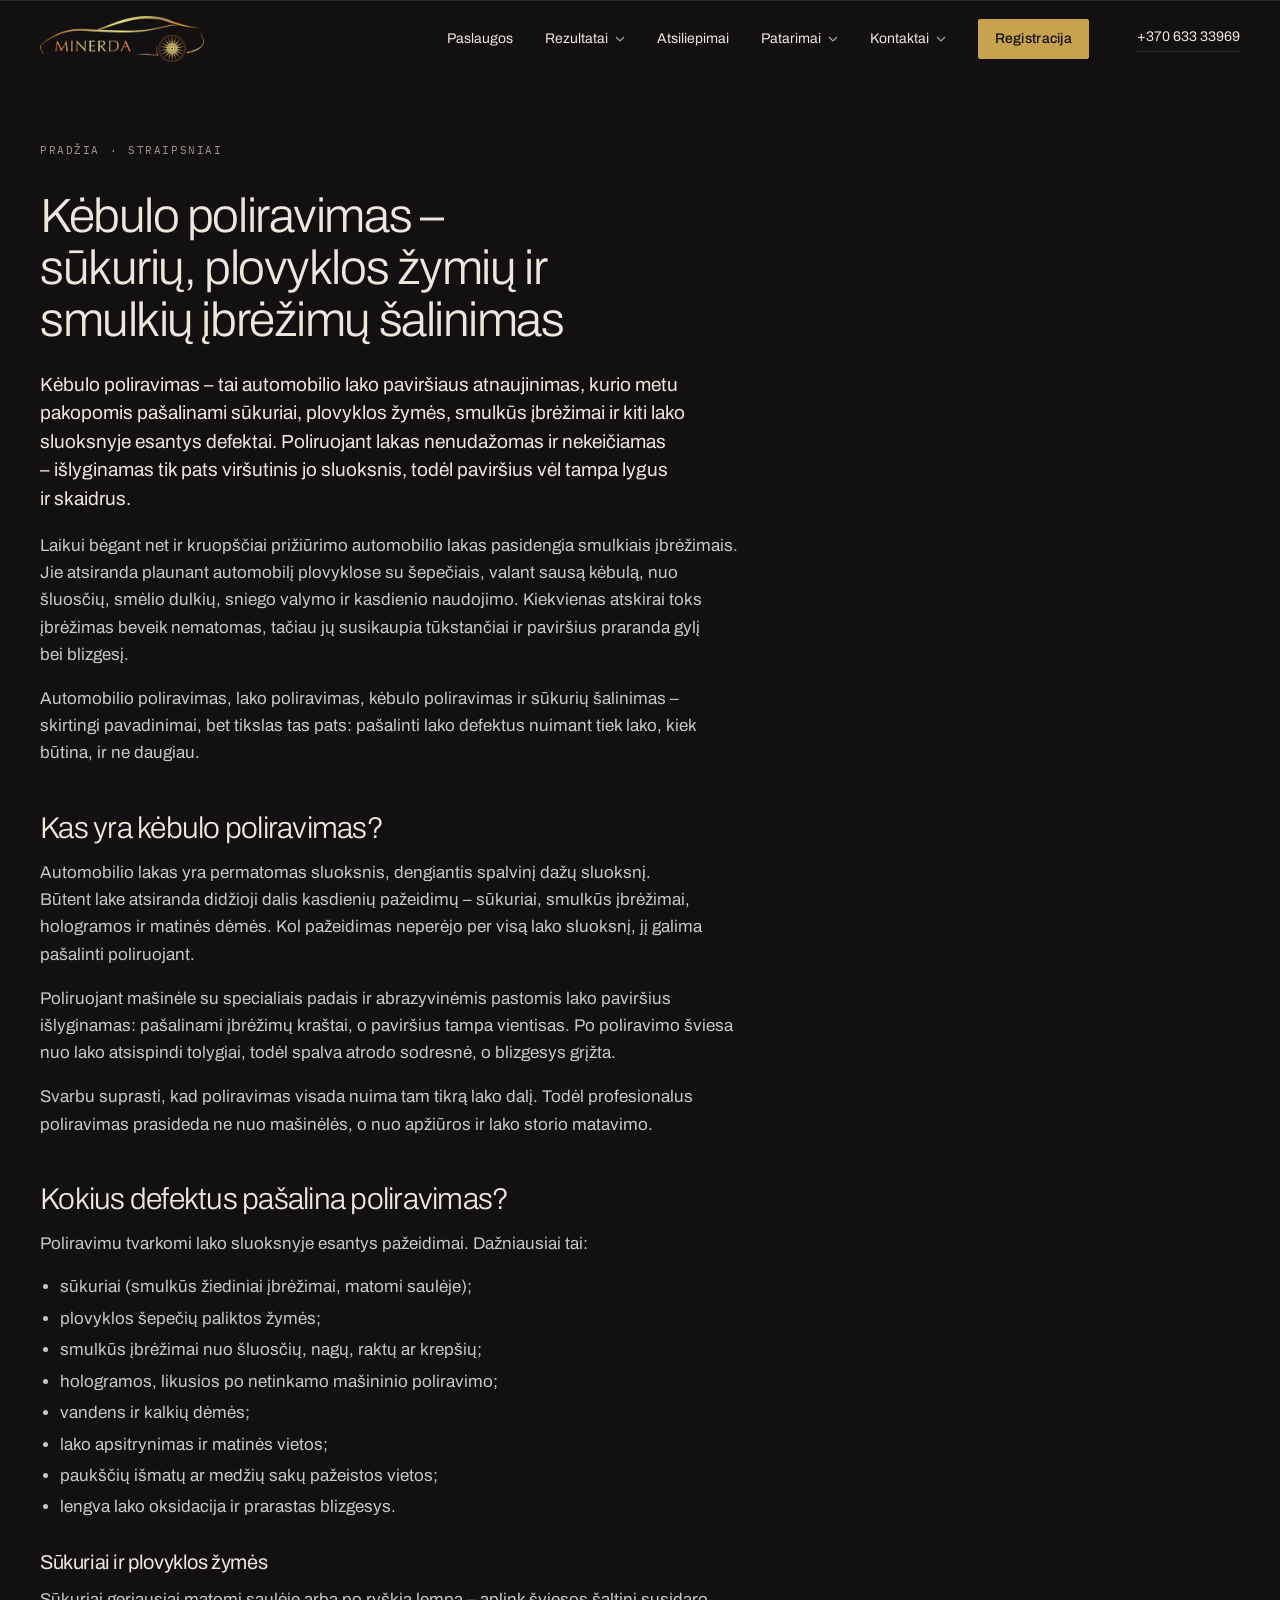
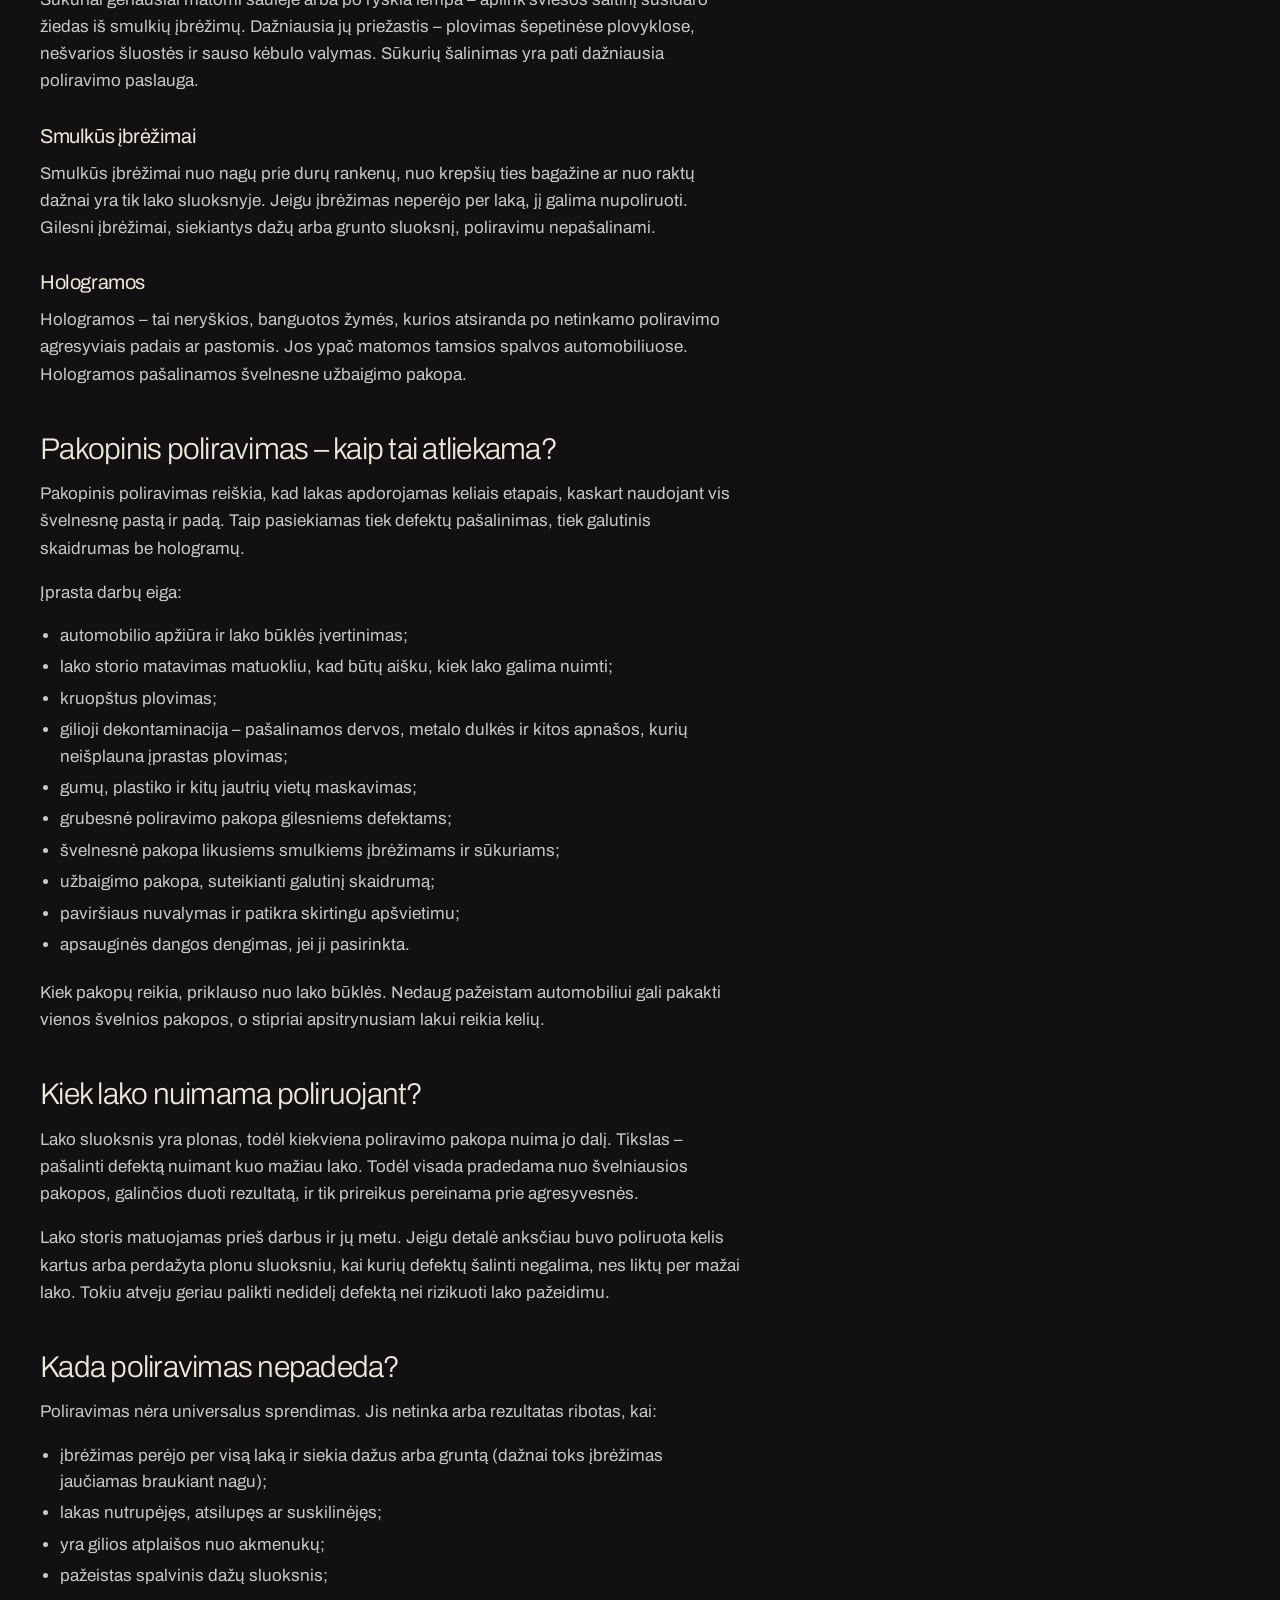
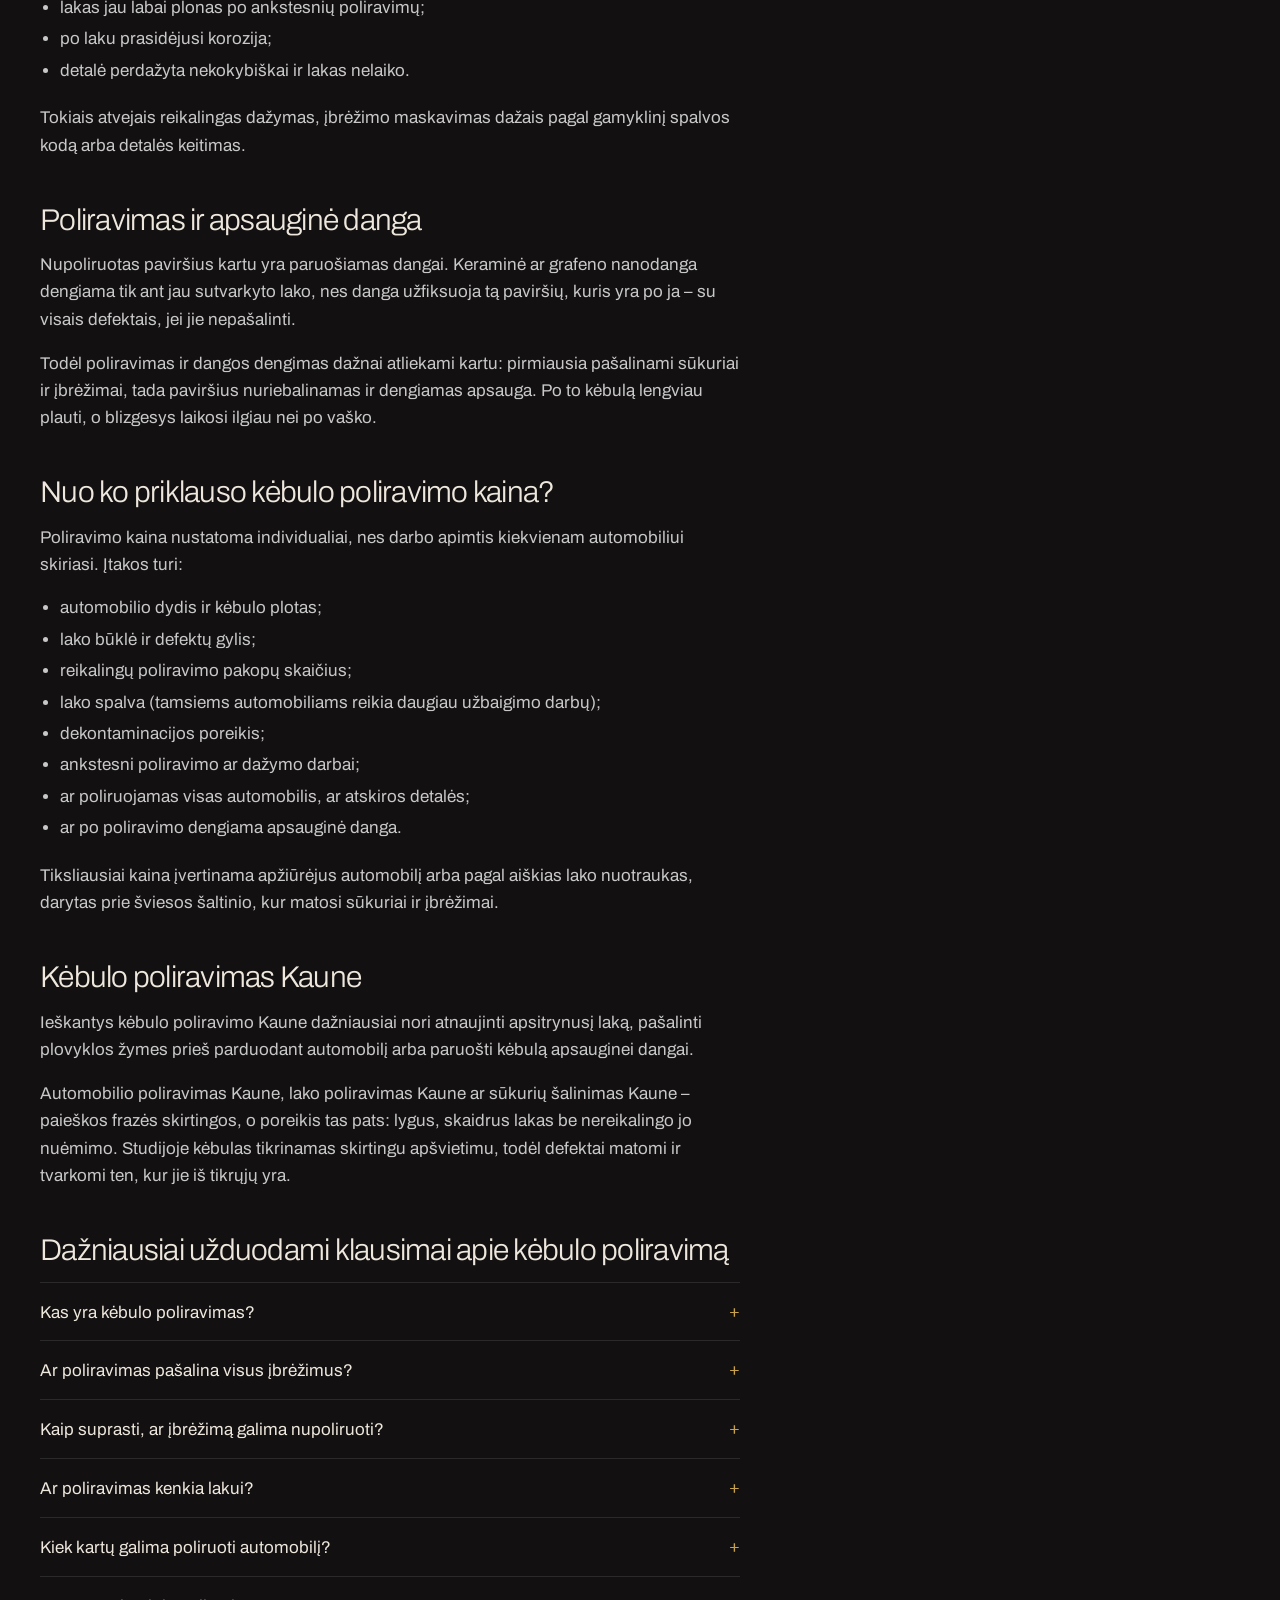
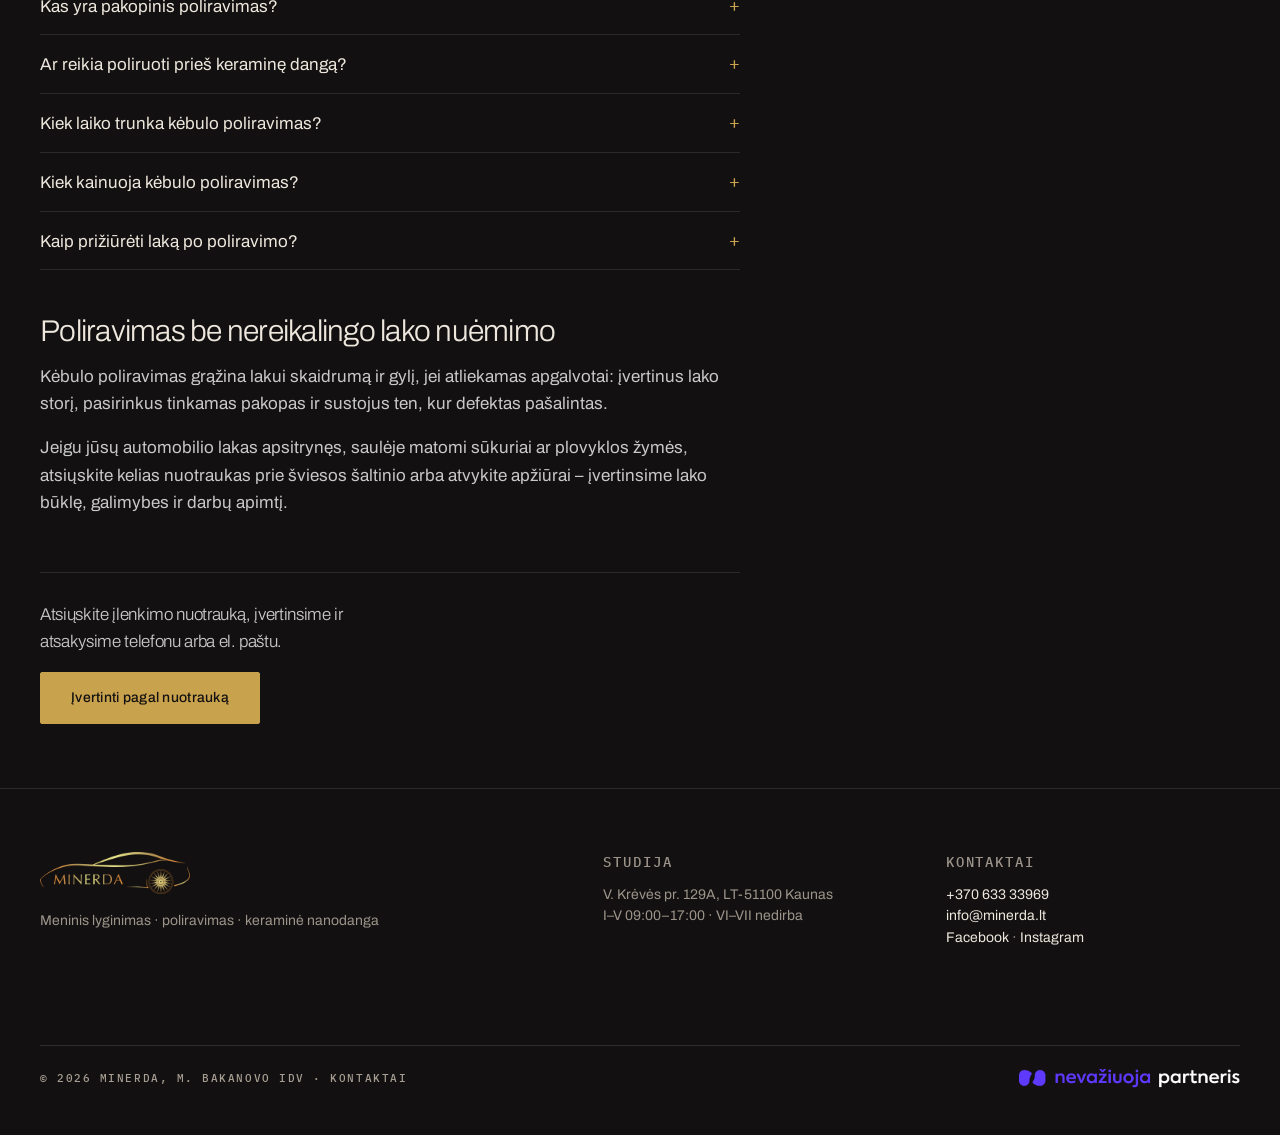
<file: straipsniai/kebulo-poliravimas/index.html>
<!DOCTYPE html>
<html lang="lt">
<head>
<meta charset="utf-8">
<meta name="viewport" content="width=device-width, initial-scale=1, viewport-fit=cover">
<title>Kėbulo poliravimas – sūkurių, plovyklos žymių ir smulkių įbrėžimų šalinimas</title>
<meta name="description" content="Kėbulo poliravimas – tai automobilio lako paviršiaus atnaujinimas, kurio metu pakopomis pašalinami sūkuriai, plovyklos žymės, smulkūs įbrėžimai ir kiti lako sluoksnyje…">
<meta name="theme-color" content="#121010">
<link rel="canonical" href="https://minerda.lt/straipsniai/kebulo-poliravimas/">
<meta property="og:type" content="article">
<meta property="og:locale" content="lt_LT">
<meta property="og:site_name" content="Minerda">
<meta property="og:title" content="Kėbulo poliravimas – sūkurių, plovyklos žymių ir smulkių įbrėžimų šalinimas">
<meta property="og:description" content="Kėbulo poliravimas – tai automobilio lako paviršiaus atnaujinimas, kurio metu pakopomis pašalinami sūkuriai, plovyklos žymės, smulkūs įbrėžimai ir kiti lako sluoksnyje…">
<meta property="og:image" content="https://minerda.lt/img/og.jpg">
<meta property="og:url" content="https://minerda.lt/straipsniai/kebulo-poliravimas/">
<meta name="twitter:card" content="summary_large_image">
<link rel="icon" href="../../favicon.ico" sizes="32x32">
<link rel="icon" href="../../img/icon-96.png" type="image/png" sizes="96x96">
<link rel="icon" href="../../img/icon-192.png" type="image/png" sizes="192x192">
<link rel="apple-touch-icon" href="../../img/icon-180.png">
<link rel="preconnect" href="https://fonts.googleapis.com">
<link rel="preconnect" href="https://fonts.gstatic.com" crossorigin>
<link rel="preload" as="style"
      href="https://fonts.googleapis.com/css2?family=Archivo:wght@300;400;500&family=IBM+Plex+Mono:wght@400;500&display=swap">
<link rel="stylesheet" media="print" onload="this.media='all'"
      href="https://fonts.googleapis.com/css2?family=Archivo:wght@300;400;500&family=IBM+Plex+Mono:wght@400;500&display=swap">
<noscript><link rel="stylesheet"
      href="https://fonts.googleapis.com/css2?family=Archivo:wght@300;400;500&family=IBM+Plex+Mono:wght@400;500&display=swap"></noscript>
<link rel="stylesheet" href="../../styles.css?v=20260924a">
<script>document.documentElement.className += ' js';</script>
<script type="application/ld+json">{"@context": "https://schema.org", "@type": "Article", "headline": "Kėbulo poliravimas – sūkurių, plovyklos žymių ir smulkių įbrėžimų šalinimas", "description": "Kėbulo poliravimas – tai automobilio lako paviršiaus atnaujinimas, kurio metu pakopomis pašalinami sūkuriai, plovyklos žymės, smulkūs įbrėžimai ir kiti lako sluoksnyje…", "inLanguage": "lt", "datePublished": "2026-09-23", "dateModified": "2026-09-23", "image": "https://minerda.lt/img/og.jpg", "mainEntityOfPage": "https://minerda.lt/straipsniai/kebulo-poliravimas/", "author": {"@type": "Organization", "name": "Minerda", "url": "https://minerda.lt/"}, "publisher": {"@type": "Organization", "name": "Minerda", "url": "https://minerda.lt/", "logo": {"@type": "ImageObject", "url": "https://minerda.lt/img/minerda-logo.png"}}}</script>
<script type="application/ld+json">{"@context": "https://schema.org", "@type": "BreadcrumbList", "itemListElement": [{"@type": "ListItem", "position": 1, "name": "Pradžia", "item": "https://minerda.lt/"}, {"@type": "ListItem", "position": 2, "name": "Straipsniai", "item": "https://minerda.lt/straipsniai/"}, {"@type": "ListItem", "position": 3, "name": "Kėbulo poliravimas – sūkurių, plovyklos žymių ir smulkių įbrėžimų šalinimas", "item": "https://minerda.lt/straipsniai/kebulo-poliravimas/"}]}</script>
</head>
<body class="">
<a class="skip" href="#main">Pereiti prie turinio</a>

<header class="nav" id="nav">
  <div class="wrap nav__in">
    <a class="nav__brand" href="../../#top" aria-label="Minerda — pradžia">
      <picture><source srcset="../../img/minerda-logo-400.webp" type="image/webp"><img src="../../img/minerda-logo-400.png" width="400" height="93" alt="Minerda"></picture>
    </a>
    <nav class="nav__links" aria-label="Pagrindinis meniu">
      <a href="../../#paslaugos">Paslaugos</a>
      <div class="dd">
        <button class="dd__btn" type="button" aria-expanded="false" aria-controls="dd-rez">Rezultatai<svg class="dd__ch" width="10" height="6" viewBox="0 0 10 6" aria-hidden="true"><path d="M1 1l4 4 4-4" fill="none" stroke="currentColor" stroke-width="1.2"/></svg></button>
        <div class="dd__menu" id="dd-rez">
          <a href="../../#darbas">Prieš ir po</a>
          <a href="../../#darbai">Darbai</a>
          <a href="../../#video">Video</a>
        </div>
      </div>
      <a href="../../#atsiliepimai">Atsiliepimai</a>
      <div class="dd">
        <button class="dd__btn" type="button" aria-expanded="false" aria-controls="dd-pat">Patarimai<svg class="dd__ch" width="10" height="6" viewBox="0 0 10 6" aria-hidden="true"><path d="M1 1l4 4 4-4" fill="none" stroke="currentColor" stroke-width="1.2"/></svg></button>
        <div class="dd__menu" id="dd-pat">
          <a href="../../straipsniai/">Straipsniai</a>
          <a href="../../duk/">DUK</a>
        </div>
      </div>
      <div class="dd">
        <button class="dd__btn" type="button" aria-expanded="false" aria-controls="dd-kon">Kontaktai<svg class="dd__ch" width="10" height="6" viewBox="0 0 10 6" aria-hidden="true"><path d="M1 1l4 4 4-4" fill="none" stroke="currentColor" stroke-width="1.2"/></svg></button>
        <div class="dd__menu" id="dd-kon">
          <a href="../../kontaktai/">Kontaktai</a>
          <a href="../../#uzklausa">Užklausa</a>
          <a href="../../#studija">Studija</a>
        </div>
      </div>
      <a class="btn nav__reg" href="https://nevaziuoja.lt/autoservisas/minerda-1518?book-now=true" target="_blank" rel="noopener">Registracija</a>
    </nav>
    <a class="tlink nav__tel" href="tel:+37063333969">+370 633 33969</a>
    <button class="nav__toggle" id="navToggle" aria-expanded="false" aria-controls="navPanel" aria-label="Atidaryti meniu">
      <span></span><span></span>
    </button>
  </div>
  <div class="nav__panel" id="navPanel" hidden>
    <div class="nav__panel-in">
      <a href="../../#paslaugos">Paslaugos</a>
      <a href="../../#atsiliepimai">Atsiliepimai</a>
      <p class="nav__grp">Rezultatai</p>
      <a class="nav__sub" href="../../#darbas">Prieš ir po</a>
      <a class="nav__sub" href="../../#darbai">Darbai</a>
      <a class="nav__sub" href="../../#video">Video</a>
      <p class="nav__grp">Patarimai</p>
      <a class="nav__sub" href="../../straipsniai/">Straipsniai</a>
      <a class="nav__sub" href="../../duk/">DUK</a>
      <p class="nav__grp">Kontaktai</p>
      <a class="nav__sub" href="../../kontaktai/">Kontaktai</a>
      <a class="nav__sub" href="../../#uzklausa">Užklausa</a>
      <a class="nav__sub" href="../../#studija">Studija</a>
      <a class="btn nav__reg" href="https://nevaziuoja.lt/autoservisas/minerda-1518?book-now=true" target="_blank" rel="noopener">Registracija</a>
    </div>
    <a class="nav__panel-tel" href="tel:+37063333969">+370 633 33969</a>
  </div>
</header>

<main id="main">

<article class="sec sec--art">
  <div class="wrap">
    <nav class="crumbs rv" aria-label="Kelias"><a href="../../">Pradžia</a><span>·</span><a href="../../straipsniai/">Straipsniai</a></nav>
    <div class="art">
      <div class="art__s art__lead rv">
        <h1>Kėbulo poliravimas – sūkurių, plovyklos žymių ir smulkių įbrėžimų šalinimas</h1>

<p>Kėbulo poliravimas – tai automobilio lako paviršiaus atnaujinimas, kurio metu pakopomis pašalinami sūkuriai, plovyklos žymės, smulkūs įbrėžimai ir kiti lako sluoksnyje esantys defektai. Poliruojant lakas nenudažomas ir nekeičiamas – išlyginamas tik pats viršutinis jo sluoksnis, todėl paviršius vėl tampa lygus ir skaidrus.</p>
<p>Laikui bėgant net ir kruopščiai prižiūrimo automobilio lakas pasidengia smulkiais įbrėžimais. Jie atsiranda plaunant automobilį plovyklose su šepečiais, valant sausą kėbulą, nuo šluosčių, smėlio dulkių, sniego valymo ir kasdienio naudojimo. Kiekvienas atskirai toks įbrėžimas beveik nematomas, tačiau jų susikaupia tūkstančiai ir paviršius praranda gylį bei blizgesį.</p>
<p>Automobilio poliravimas, lako poliravimas, kėbulo poliravimas ir sūkurių šalinimas – skirtingi pavadinimai, bet tikslas tas pats: pašalinti lako defektus nuimant tiek lako, kiek būtina, ir ne daugiau.</p>

      </div>
<div class="art__s rv">
<h2>Kas yra kėbulo poliravimas?</h2>
<p>Automobilio lakas yra permatomas sluoksnis, dengiantis spalvinį dažų sluoksnį. Būtent lake atsiranda didžioji dalis kasdienių pažeidimų – sūkuriai, smulkūs įbrėžimai, hologramos ir matinės dėmės. Kol pažeidimas neperėjo per visą lako sluoksnį, jį galima pašalinti poliruojant.</p>
<p>Poliruojant mašinėle su specialiais padais ir abrazyvinėmis pastomis lako paviršius išlyginamas: pašalinami įbrėžimų kraštai, o paviršius tampa vientisas. Po poliravimo šviesa nuo lako atsispindi tolygiai, todėl spalva atrodo sodresnė, o blizgesys grįžta.</p>
<p>Svarbu suprasti, kad poliravimas visada nuima tam tikrą lako dalį. Todėl profesionalus poliravimas prasideda ne nuo mašinėlės, o nuo apžiūros ir lako storio matavimo.</p>
</div>
<div class="art__s rv">
<h2>Kokius defektus pašalina poliravimas?</h2>
<p>Poliravimu tvarkomi lako sluoksnyje esantys pažeidimai. Dažniausiai tai:</p>
<ul>
  <li>sūkuriai (smulkūs žiediniai įbrėžimai, matomi saulėje);</li>
  <li>plovyklos šepečių paliktos žymės;</li>
  <li>smulkūs įbrėžimai nuo šluosčių, nagų, raktų ar krepšių;</li>
  <li>hologramos, likusios po netinkamo mašininio poliravimo;</li>
  <li>vandens ir kalkių dėmės;</li>
  <li>lako apsitrynimas ir matinės vietos;</li>
  <li>paukščių išmatų ar medžių sakų pažeistos vietos;</li>
  <li>lengva lako oksidacija ir prarastas blizgesys.</li>
</ul>
<h3>Sūkuriai ir plovyklos žymės</h3>
<p>Sūkuriai geriausiai matomi saulėje arba po ryškia lempa – aplink šviesos šaltinį susidaro žiedas iš smulkių įbrėžimų. Dažniausia jų priežastis – plovimas šepetinėse plovyklose, nešvarios šluostės ir sauso kėbulo valymas. Sūkurių šalinimas yra pati dažniausia poliravimo paslauga.</p>
<h3>Smulkūs įbrėžimai</h3>
<p>Smulkūs įbrėžimai nuo nagų prie durų rankenų, nuo krepšių ties bagažine ar nuo raktų dažnai yra tik lako sluoksnyje. Jeigu įbrėžimas neperėjo per laką, jį galima nupoliruoti. Gilesni įbrėžimai, siekiantys dažų arba grunto sluoksnį, poliravimu nepašalinami.</p>
<h3>Hologramos</h3>
<p>Hologramos – tai neryškios, banguotos žymės, kurios atsiranda po netinkamo poliravimo agresyviais padais ar pastomis. Jos ypač matomos tamsios spalvos automobiliuose. Hologramos pašalinamos švelnesne užbaigimo pakopa.</p>
</div>
<div class="art__s rv">
<h2>Pakopinis poliravimas – kaip tai atliekama?</h2>
<p>Pakopinis poliravimas reiškia, kad lakas apdorojamas keliais etapais, kaskart naudojant vis švelnesnę pastą ir padą. Taip pasiekiamas tiek defektų pašalinimas, tiek galutinis skaidrumas be hologramų.</p>
<p>Įprasta darbų eiga:</p>
<ul>
  <li>automobilio apžiūra ir lako būklės įvertinimas;</li>
  <li>lako storio matavimas matuokliu, kad būtų aišku, kiek lako galima nuimti;</li>
  <li>kruopštus plovimas;</li>
  <li>gilioji dekontaminacija – pašalinamos dervos, metalo dulkės ir kitos apnašos, kurių neišplauna įprastas plovimas;</li>
  <li>gumų, plastiko ir kitų jautrių vietų maskavimas;</li>
  <li>grubesnė poliravimo pakopa gilesniems defektams;</li>
  <li>švelnesnė pakopa likusiems smulkiems įbrėžimams ir sūkuriams;</li>
  <li>užbaigimo pakopa, suteikianti galutinį skaidrumą;</li>
  <li>paviršiaus nuvalymas ir patikra skirtingu apšvietimu;</li>
  <li>apsauginės dangos dengimas, jei ji pasirinkta.</li>
</ul>
<p>Kiek pakopų reikia, priklauso nuo lako būklės. Nedaug pažeistam automobiliui gali pakakti vienos švelnios pakopos, o stipriai apsitrynusiam lakui reikia kelių.</p>
</div>
<div class="art__s rv">
<h2>Kiek lako nuimama poliruojant?</h2>
<p>Lako sluoksnis yra plonas, todėl kiekviena poliravimo pakopa nuima jo dalį. Tikslas – pašalinti defektą nuimant kuo mažiau lako. Todėl visada pradedama nuo švelniausios pakopos, galinčios duoti rezultatą, ir tik prireikus pereinama prie agresyvesnės.</p>
<p>Lako storis matuojamas prieš darbus ir jų metu. Jeigu detalė anksčiau buvo poliruota kelis kartus arba perdažyta plonu sluoksniu, kai kurių defektų šalinti negalima, nes liktų per mažai lako. Tokiu atveju geriau palikti nedidelį defektą nei rizikuoti lako pažeidimu.</p>
</div>
<div class="art__s rv">
<h2>Kada poliravimas nepadeda?</h2>
<p>Poliravimas nėra universalus sprendimas. Jis netinka arba rezultatas ribotas, kai:</p>
<ul>
  <li>įbrėžimas perėjo per visą laką ir siekia dažus arba gruntą (dažnai toks įbrėžimas jaučiamas braukiant nagu);</li>
  <li>lakas nutrupėjęs, atsilupęs ar suskilinėjęs;</li>
  <li>yra gilios atplaišos nuo akmenukų;</li>
  <li>pažeistas spalvinis dažų sluoksnis;</li>
  <li>lakas jau labai plonas po ankstesnių poliravimų;</li>
  <li>po laku prasidėjusi korozija;</li>
  <li>detalė perdažyta nekokybiškai ir lakas nelaiko.</li>
</ul>
<p>Tokiais atvejais reikalingas dažymas, įbrėžimo maskavimas dažais pagal gamyklinį spalvos kodą arba detalės keitimas.</p>
</div>
<div class="art__s rv">
<h2>Poliravimas ir apsauginė danga</h2>
<p>Nupoliruotas paviršius kartu yra paruošiamas dangai. Keraminė ar grafeno nanodanga dengiama tik ant jau sutvarkyto lako, nes danga užfiksuoja tą paviršių, kuris yra po ja – su visais defektais, jei jie nepašalinti.</p>
<p>Todėl poliravimas ir dangos dengimas dažnai atliekami kartu: pirmiausia pašalinami sūkuriai ir įbrėžimai, tada paviršius nuriebalinamas ir dengiamas apsauga. Po to kėbulą lengviau plauti, o blizgesys laikosi ilgiau nei po vaško.</p>
</div>
<div class="art__s rv">
<h2>Nuo ko priklauso kėbulo poliravimo kaina?</h2>
<p>Poliravimo kaina nustatoma individualiai, nes darbo apimtis kiekvienam automobiliui skiriasi. Įtakos turi:</p>
<ul>
  <li>automobilio dydis ir kėbulo plotas;</li>
  <li>lako būklė ir defektų gylis;</li>
  <li>reikalingų poliravimo pakopų skaičius;</li>
  <li>lako spalva (tamsiems automobiliams reikia daugiau užbaigimo darbų);</li>
  <li>dekontaminacijos poreikis;</li>
  <li>ankstesni poliravimo ar dažymo darbai;</li>
  <li>ar poliruojamas visas automobilis, ar atskiros detalės;</li>
  <li>ar po poliravimo dengiama apsauginė danga.</li>
</ul>
<p>Tiksliausiai kaina įvertinama apžiūrėjus automobilį arba pagal aiškias lako nuotraukas, darytas prie šviesos šaltinio, kur matosi sūkuriai ir įbrėžimai.</p>
</div>
<div class="art__s rv">
<h2>Kėbulo poliravimas Kaune</h2>
<p>Ieškantys kėbulo poliravimo Kaune dažniausiai nori atnaujinti apsitrynusį laką, pašalinti plovyklos žymes prieš parduodant automobilį arba paruošti kėbulą apsauginei dangai.</p>
<p>Automobilio poliravimas Kaune, lako poliravimas Kaune ar sūkurių šalinimas Kaune – paieškos frazės skirtingos, o poreikis tas pats: lygus, skaidrus lakas be nereikalingo jo nuėmimo. Studijoje kėbulas tikrinamas skirtingu apšvietimu, todėl defektai matomi ir tvarkomi ten, kur jie iš tikrųjų yra.</p>
</div>
      <div class="art__s rv">
        <h2>Dažniausiai užduodami klausimai apie kėbulo poliravimą</h2>
<div class="faq">
  <details>
    <summary>Kas yra kėbulo poliravimas?</summary>
    <div><p>Kėbulo poliravimas – lako paviršiaus išlyginimas mašinėle su abrazyvinėmis pastomis, kurio metu pašalinami sūkuriai, plovyklos žymės ir smulkūs įbrėžimai. Lakas nedažomas, išlyginamas tik viršutinis jo sluoksnis.</p></div>
  </details>
  <details>
    <summary>Ar poliravimas pašalina visus įbrėžimus?</summary>
    <div><p>Ne. Poliravimas pašalina tik lako sluoksnyje esančius įbrėžimus. Jeigu įbrėžimas siekia dažus arba gruntą, jį reikia dažyti arba maskuoti dažais.</p></div>
  </details>
  <details>
    <summary>Kaip suprasti, ar įbrėžimą galima nupoliruoti?</summary>
    <div><p>Paprastas būdas – perbraukti nagu. Jeigu nagas neužkliūva, įbrėžimas greičiausiai yra lake ir jį galima poliruoti. Jeigu užkliūva, įbrėžimas gilesnis. Galutinai tai įvertinama apžiūrėjus detalę.</p></div>
  </details>
  <details>
    <summary>Ar poliravimas kenkia lakui?</summary>
    <div><p>Kiekvienas poliravimas nuima dalį lako, todėl jis turi būti atliekamas apgalvotai, matuojant lako storį ir pradedant nuo švelniausios pakopos. Tinkamai atliktas poliravimas lakui nekenkia, tačiau dažnas ir agresyvus poliravimas laką plonina.</p></div>
  </details>
  <details>
    <summary>Kiek kartų galima poliruoti automobilį?</summary>
    <div><p>Tai priklauso nuo lako storio ir kiekvieno poliravimo agresyvumo. Švelnų atnaujinimą galima kartoti, o gilių defektų šalinimas kartojamas ribotai. Prieš kiekvieną poliravimą lako storis matuojamas.</p></div>
  </details>
  <details>
    <summary>Kas yra pakopinis poliravimas?</summary>
    <div><p>Tai poliravimas keliais etapais: pirmiausia šalinami gilesni defektai, po to vis švelnesnėmis pastomis pasiekiamas galutinis skaidrumas be hologramų. Pakopų skaičius priklauso nuo lako būklės.</p></div>
  </details>
  <details>
    <summary>Ar reikia poliruoti prieš keraminę dangą?</summary>
    <div><p>Taip, dažniausiai. Danga užfiksuoja po ja esantį paviršių, todėl sūkuriai ir įbrėžimai turi būti pašalinti prieš dengiant. Nupoliruotas paviršius kartu yra paruošiamas dangai.</p></div>
  </details>
  <details>
    <summary>Kiek laiko trunka kėbulo poliravimas?</summary>
    <div><p>Priklauso nuo automobilio dydžio, lako būklės ir pakopų skaičiaus. Švelnus atnaujinimas trunka trumpiau, o daugiapakopis poliravimas su dekontaminacija – ilgiau. Terminas nustatomas įvertinus automobilį.</p></div>
  </details>
  <details>
    <summary>Kiek kainuoja kėbulo poliravimas?</summary>
    <div><p>Kaina priklauso nuo automobilio dydžio, lako būklės, pakopų skaičiaus ir to, ar poliruojamas visas kėbulas, ar atskiros detalės. Tiksli kaina įvertinama pagal nuotraukas arba apžiūrėjus automobilį.</p></div>
  </details>
  <details>
    <summary>Kaip prižiūrėti laką po poliravimo?</summary>
    <div><p>Vengti šepetinių plovyklų, plauti švariomis šluostėmis ir tinkamais šampūnais, nevalyti sauso kėbulo. Ilgesniam rezultatui paviršių verta apsaugoti nanodanga ar kita apsaugine priemone.</p></div>
  </details>
</div>
      </div>
<div class="art__s rv">
<h2>Poliravimas be nereikalingo lako nuėmimo</h2>
<p>Kėbulo poliravimas grąžina lakui skaidrumą ir gylį, jei atliekamas apgalvotai: įvertinus lako storį, pasirinkus tinkamas pakopas ir sustojus ten, kur defektas pašalintas.</p>
<p>Jeigu jūsų automobilio lakas apsitrynęs, saulėje matomi sūkuriai ar plovyklos žymės, atsiųskite kelias nuotraukas prie šviesos šaltinio arba atvykite apžiūrai – įvertinsime lako būklę, galimybes ir darbų apimtį.</p>
</div>
      <div class="cta rv">
        <p class="cta__t">Atsiųskite įlenkimo nuotrauką, įvertinsime ir atsakysime telefonu arba el. paštu.</p>
        <a class="btn" href="../../#uzklausa">Įvertinti pagal nuotrauką</a>
      </div>
    </div>
  </div>
</article>

</main>

<footer class="foot">
  <div class="wrap foot__in">
    <div class="foot__brand">
      <picture><source srcset="../../img/minerda-logo-400.webp" type="image/webp"><img src="../../img/minerda-logo-400.png" width="400" height="93" alt="Minerda" loading="lazy"></picture>
      <p>Meninis lyginimas · poliravimas · keraminė nanodanga</p>
    </div>
    <div class="foot__col foot__col--addr">
      <p class="mono">Studija</p>
      <p class="foot__lines"><span>V. Krėvės pr. 129A, LT-51100 Kaunas</span><b class="sep"> · </b><span>I–V 09:00–17:00 · VI–VII nedirba</span></p>
    </div>
    <div class="foot__col foot__col--con">
      <p class="mono">Kontaktai</p>
      <p class="foot__lines"><span><a href="tel:+37063333969">+370 633 33969</a></span><b class="sep"> · </b><span><a href="mailto:info@minerda.lt">info@minerda.lt</a></span><b class="sep"> · </b><span><a href="https://www.facebook.com/profile.php?id=100054326658601" target="_blank" rel="noopener">Facebook</a> · <a href="https://www.instagram.com/_minerda_/" target="_blank" rel="noopener">Instagram</a></span></p>
    </div>
    <p class="foot__legal">© <span id="yr">2026</span> MINERDA, M. Bakanovo IDV · <a href="../../kontaktai/">Kontaktai</a></p>
    <a href="https://nevaziuoja.lt" target="_blank" rel="noopener" class="partner-badge"><img src="../../img/nevaziuoja-partneris.png" width="221" height="28" alt="nevažiuoja.lt partneris" loading="lazy"></a>
  </div>
</footer>

<div class="callbar" id="callbar">
  <a href="tel:+37063333969">Skambinti</a>
  <a href="../../#uzklausa" class="callbar__b">Įvertinti pagal nuotrauką</a>
</div>

<script src="../../lenis.min.js"></script>
<script src="../../main.js?v=20261124a"></script>
</body>
</html>
</file>
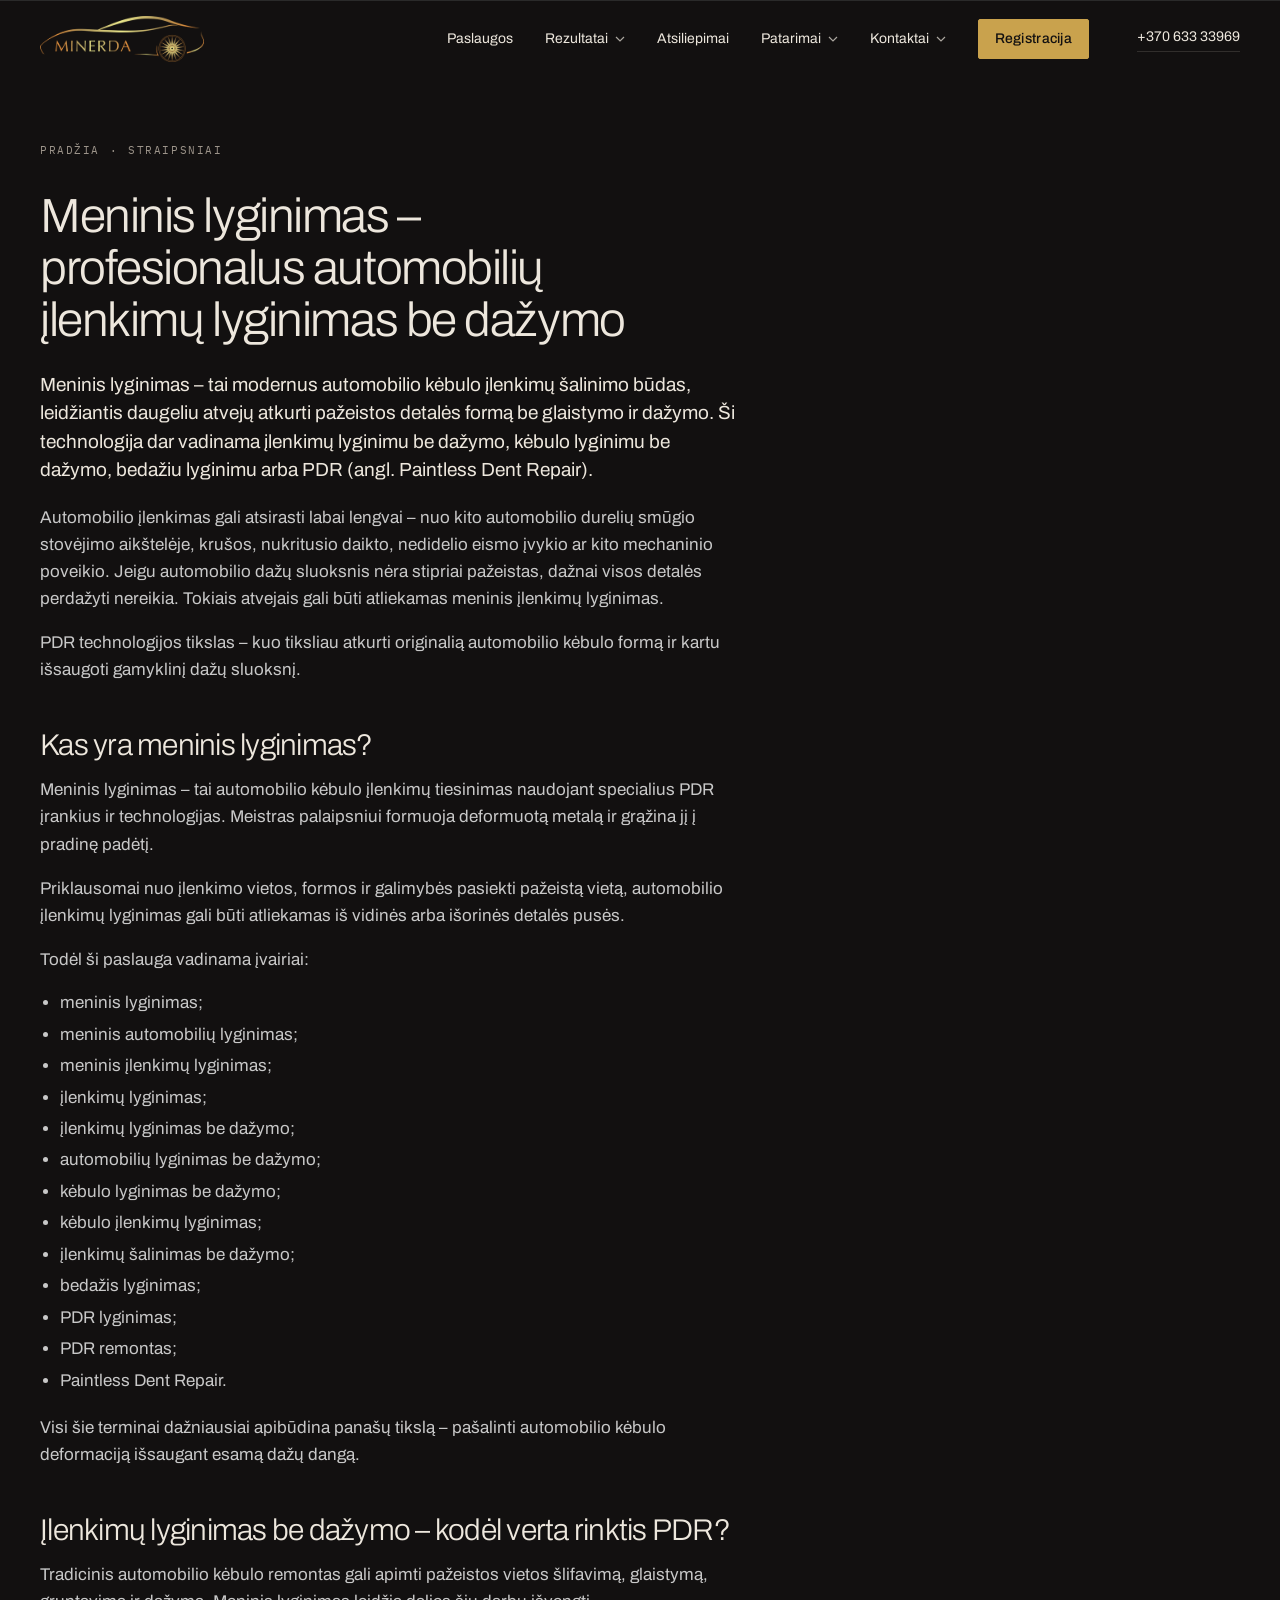
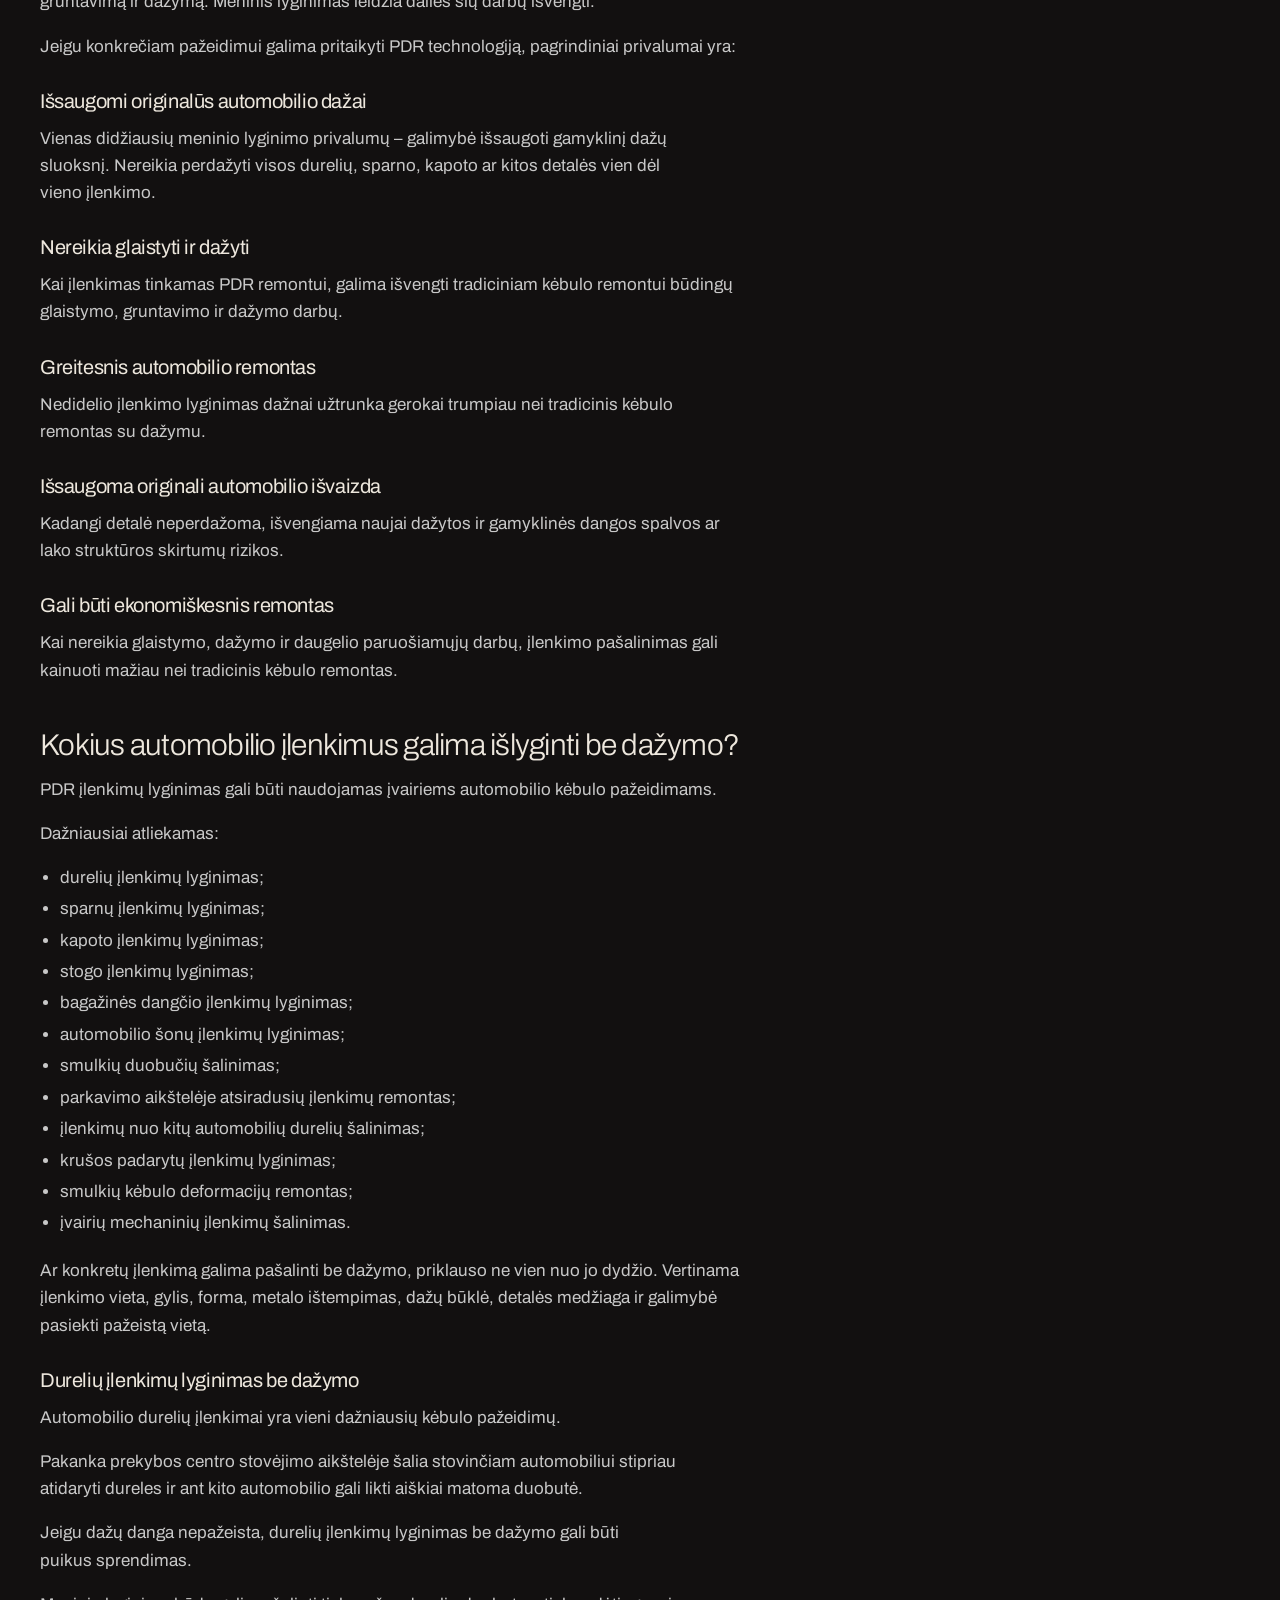
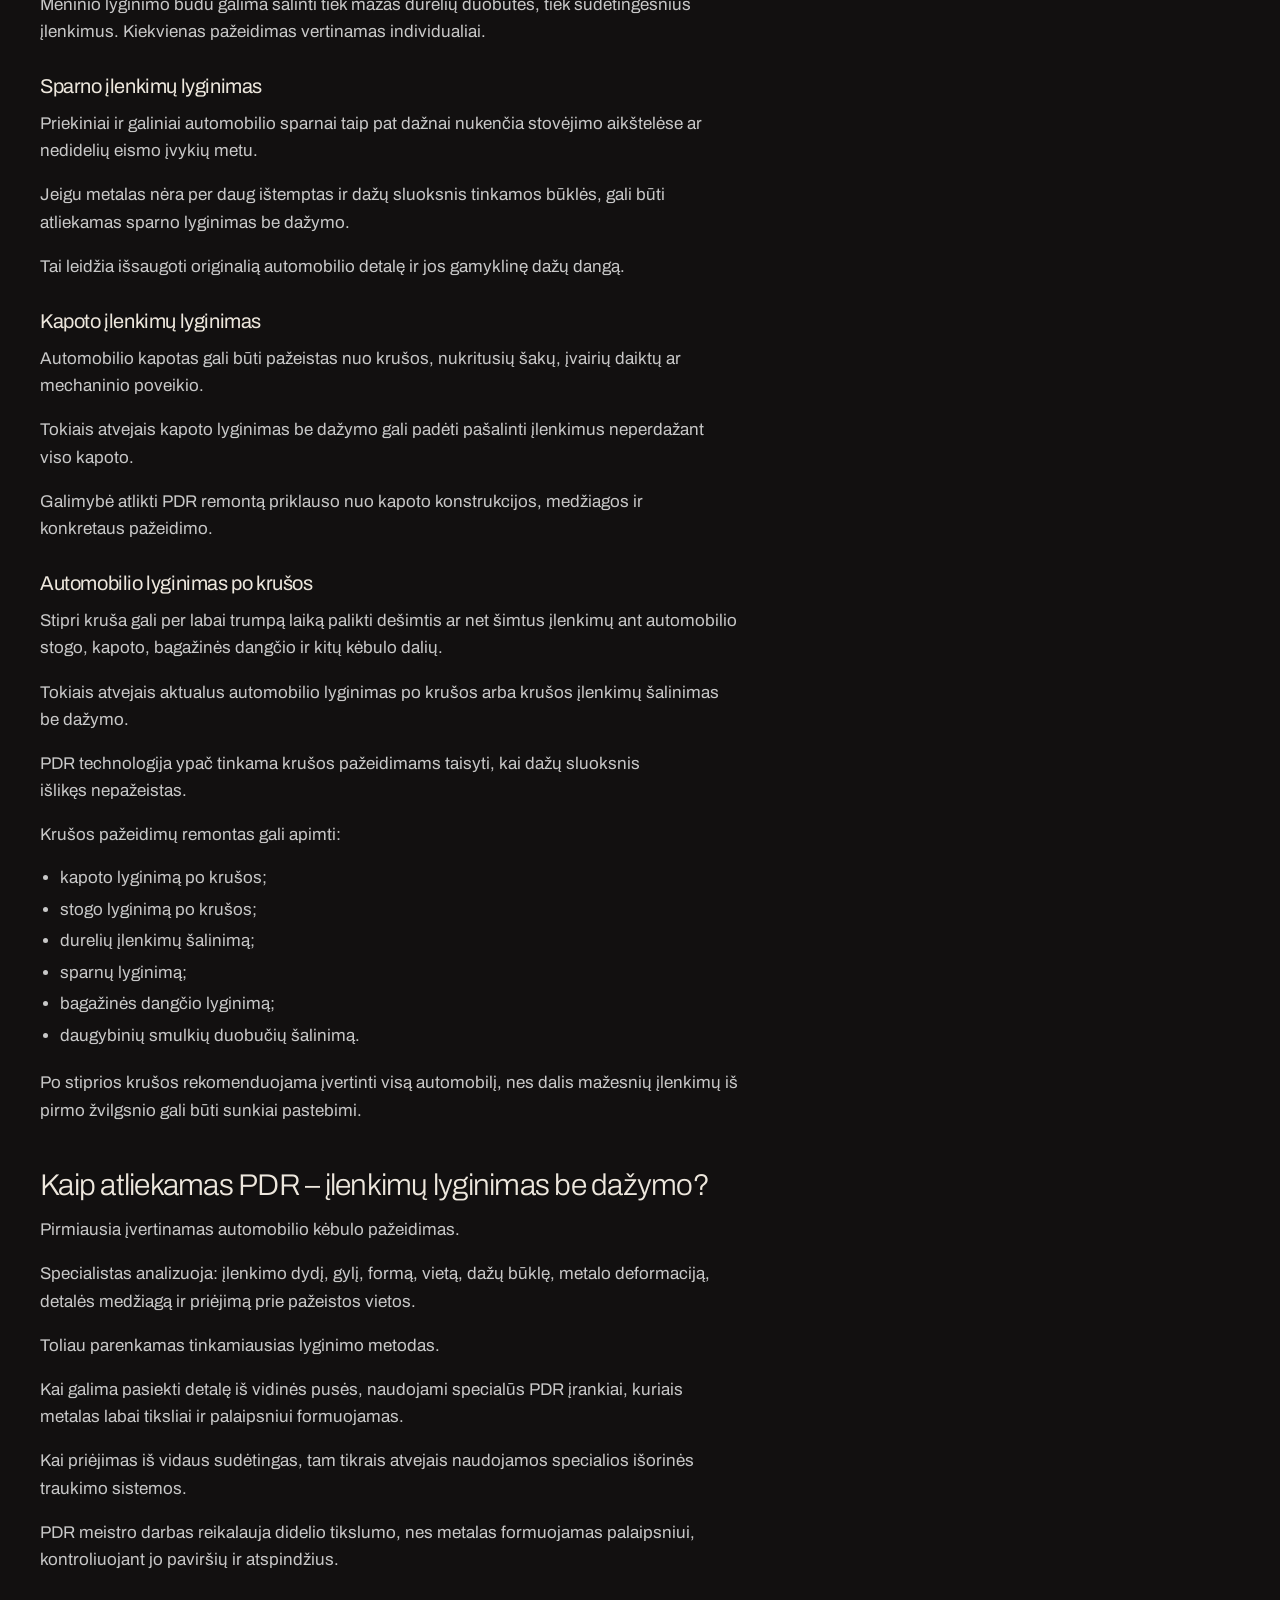
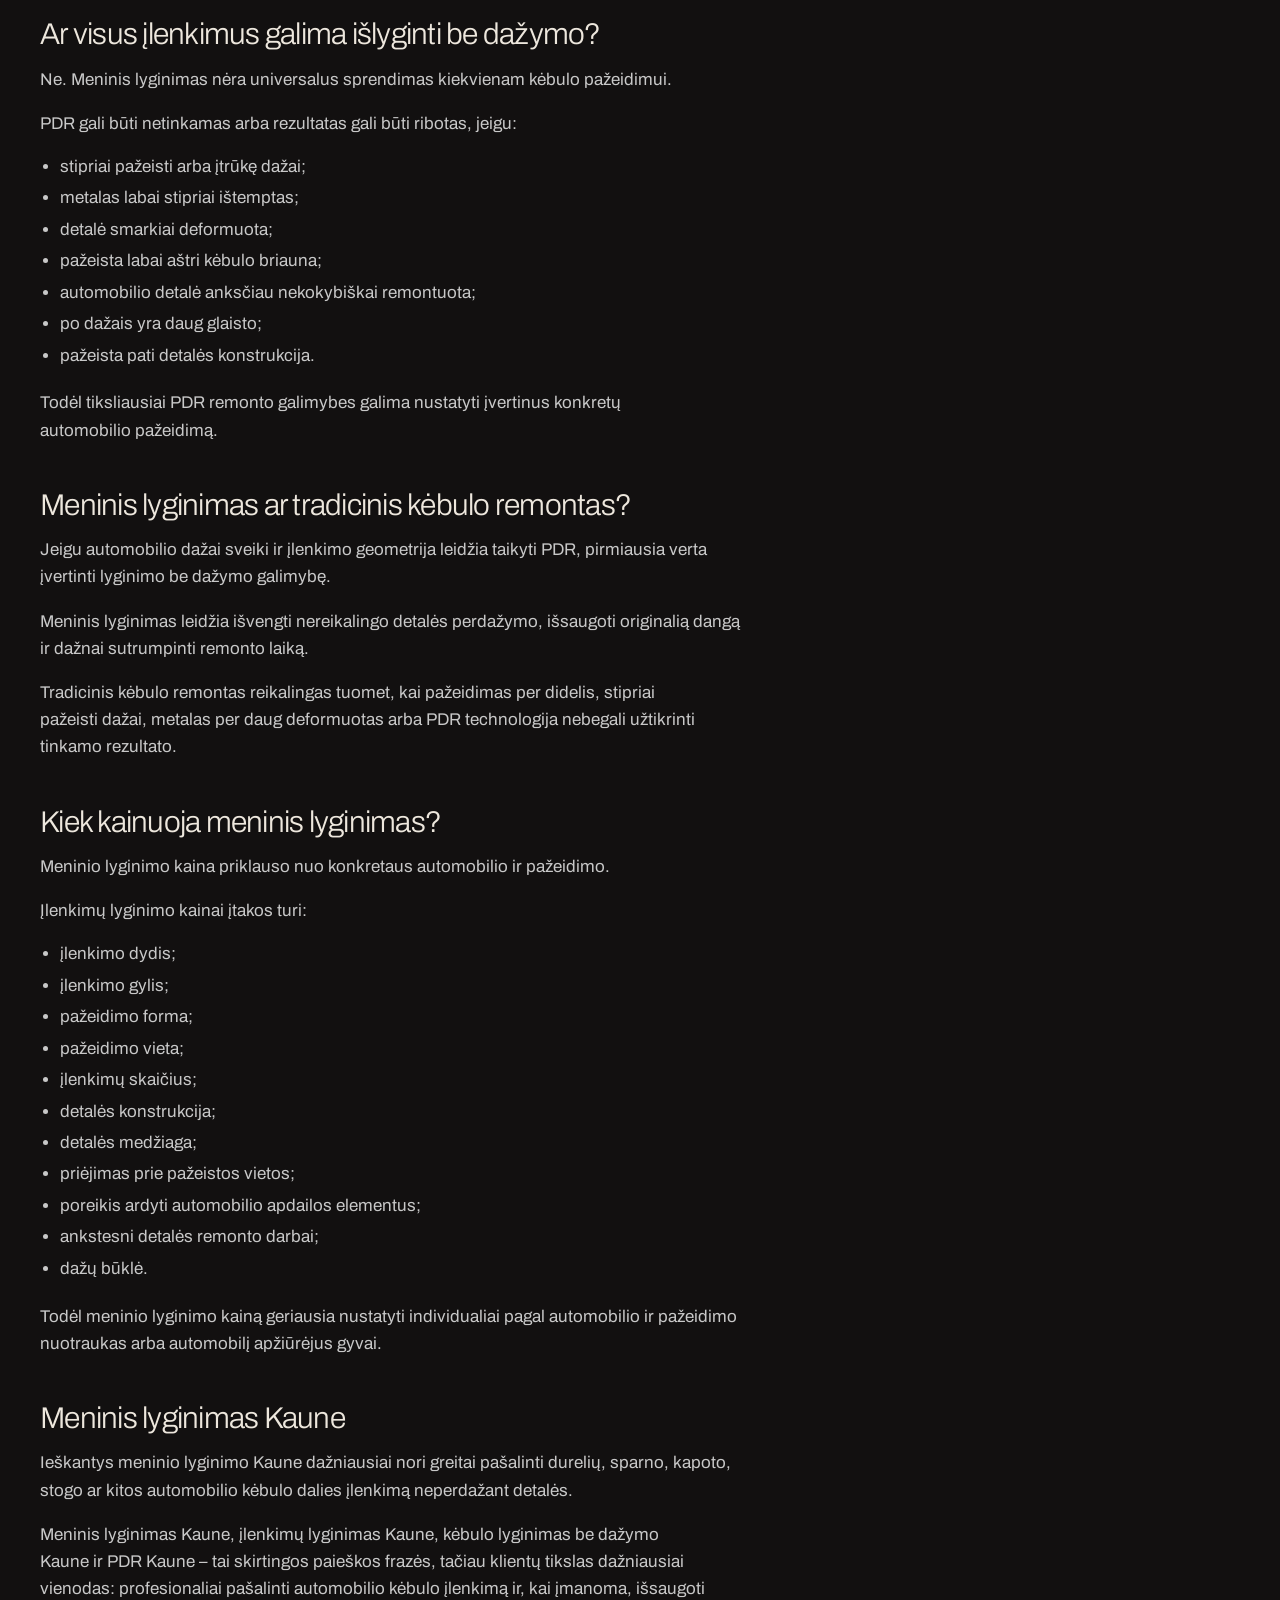
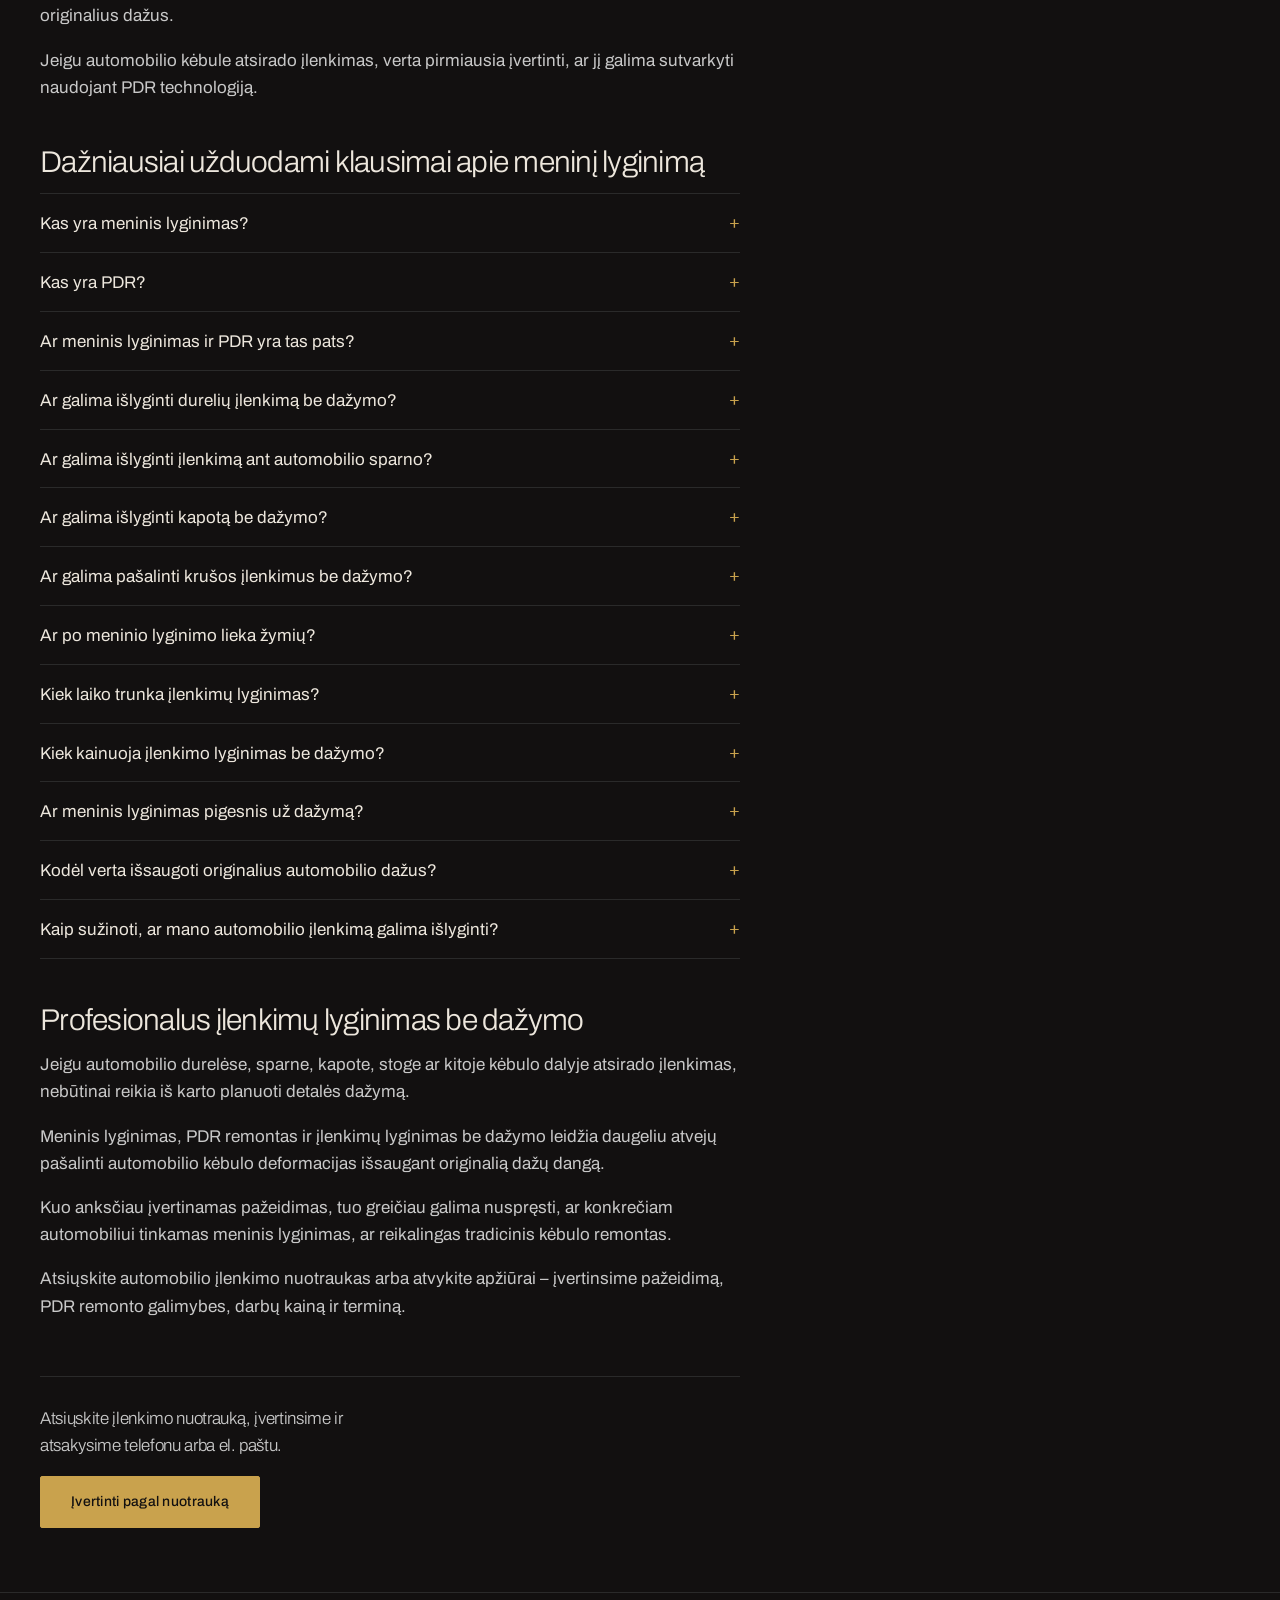
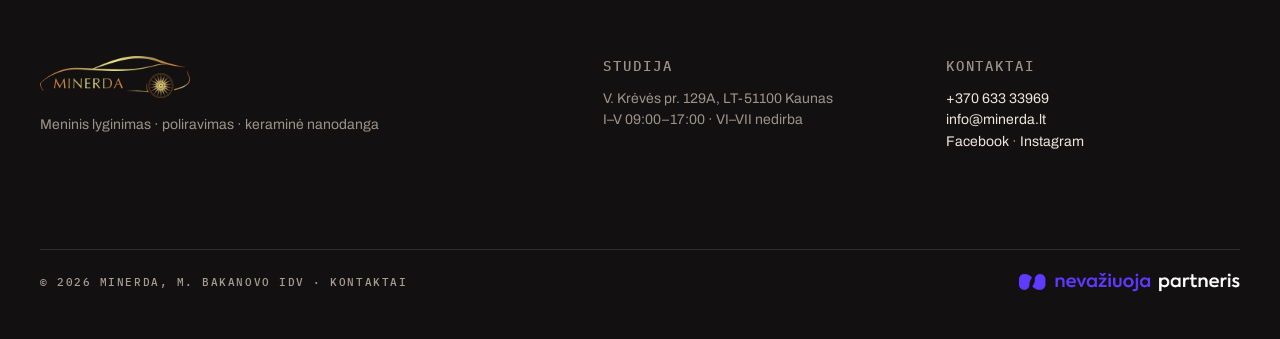
<file: straipsniai/meninis-lyginimas/index.html>
<!DOCTYPE html>
<html lang="lt">
<head>
<meta charset="utf-8">
<meta name="viewport" content="width=device-width, initial-scale=1, viewport-fit=cover">
<title>Meninis lyginimas – profesionalus automobilių įlenkimų lyginimas be dažymo</title>
<meta name="description" content="Meninis lyginimas – tai modernus automobilio kėbulo įlenkimų šalinimo būdas, leidžiantis daugeliu atvejų atkurti pažeistos detalės formą be glaistymo ir dažymo.">
<meta name="theme-color" content="#121010">
<link rel="canonical" href="https://minerda.lt/straipsniai/meninis-lyginimas/">
<meta property="og:type" content="article">
<meta property="og:locale" content="lt_LT">
<meta property="og:site_name" content="Minerda">
<meta property="og:title" content="Meninis lyginimas – profesionalus automobilių įlenkimų lyginimas be dažymo">
<meta property="og:description" content="Meninis lyginimas – tai modernus automobilio kėbulo įlenkimų šalinimo būdas, leidžiantis daugeliu atvejų atkurti pažeistos detalės formą be glaistymo ir dažymo.">
<meta property="og:image" content="https://minerda.lt/img/og.jpg">
<meta property="og:url" content="https://minerda.lt/straipsniai/meninis-lyginimas/">
<meta name="twitter:card" content="summary_large_image">
<link rel="icon" href="../../favicon.ico" sizes="32x32">
<link rel="icon" href="../../img/icon-96.png" type="image/png" sizes="96x96">
<link rel="icon" href="../../img/icon-192.png" type="image/png" sizes="192x192">
<link rel="apple-touch-icon" href="../../img/icon-180.png">
<link rel="preconnect" href="https://fonts.googleapis.com">
<link rel="preconnect" href="https://fonts.gstatic.com" crossorigin>
<link rel="preload" as="style"
      href="https://fonts.googleapis.com/css2?family=Archivo:wght@300;400;500&family=IBM+Plex+Mono:wght@400;500&display=swap">
<link rel="stylesheet" media="print" onload="this.media='all'"
      href="https://fonts.googleapis.com/css2?family=Archivo:wght@300;400;500&family=IBM+Plex+Mono:wght@400;500&display=swap">
<noscript><link rel="stylesheet"
      href="https://fonts.googleapis.com/css2?family=Archivo:wght@300;400;500&family=IBM+Plex+Mono:wght@400;500&display=swap"></noscript>
<link rel="stylesheet" href="../../styles.css?v=20260924a">
<script>document.documentElement.className += ' js';</script>
<script type="application/ld+json">{"@context": "https://schema.org", "@type": "Article", "headline": "Meninis lyginimas – profesionalus automobilių įlenkimų lyginimas be dažymo", "description": "Meninis lyginimas – tai modernus automobilio kėbulo įlenkimų šalinimo būdas, leidžiantis daugeliu atvejų atkurti pažeistos detalės formą be glaistymo ir dažymo.", "inLanguage": "lt", "datePublished": "2026-09-23", "dateModified": "2026-09-23", "image": "https://minerda.lt/img/og.jpg", "mainEntityOfPage": "https://minerda.lt/straipsniai/meninis-lyginimas/", "author": {"@type": "Organization", "name": "Minerda", "url": "https://minerda.lt/"}, "publisher": {"@type": "Organization", "name": "Minerda", "url": "https://minerda.lt/", "logo": {"@type": "ImageObject", "url": "https://minerda.lt/img/minerda-logo.png"}}}</script>
<script type="application/ld+json">{"@context": "https://schema.org", "@type": "BreadcrumbList", "itemListElement": [{"@type": "ListItem", "position": 1, "name": "Pradžia", "item": "https://minerda.lt/"}, {"@type": "ListItem", "position": 2, "name": "Straipsniai", "item": "https://minerda.lt/straipsniai/"}, {"@type": "ListItem", "position": 3, "name": "Meninis lyginimas – profesionalus automobilių įlenkimų lyginimas be dažymo", "item": "https://minerda.lt/straipsniai/meninis-lyginimas/"}]}</script>
</head>
<body class="">
<a class="skip" href="#main">Pereiti prie turinio</a>

<header class="nav" id="nav">
  <div class="wrap nav__in">
    <a class="nav__brand" href="../../#top" aria-label="Minerda — pradžia">
      <picture><source srcset="../../img/minerda-logo-400.webp" type="image/webp"><img src="../../img/minerda-logo-400.png" width="400" height="93" alt="Minerda"></picture>
    </a>
    <nav class="nav__links" aria-label="Pagrindinis meniu">
      <a href="../../#paslaugos">Paslaugos</a>
      <div class="dd">
        <button class="dd__btn" type="button" aria-expanded="false" aria-controls="dd-rez">Rezultatai<svg class="dd__ch" width="10" height="6" viewBox="0 0 10 6" aria-hidden="true"><path d="M1 1l4 4 4-4" fill="none" stroke="currentColor" stroke-width="1.2"/></svg></button>
        <div class="dd__menu" id="dd-rez">
          <a href="../../#darbas">Prieš ir po</a>
          <a href="../../#darbai">Darbai</a>
          <a href="../../#video">Video</a>
        </div>
      </div>
      <a href="../../#atsiliepimai">Atsiliepimai</a>
      <div class="dd">
        <button class="dd__btn" type="button" aria-expanded="false" aria-controls="dd-pat">Patarimai<svg class="dd__ch" width="10" height="6" viewBox="0 0 10 6" aria-hidden="true"><path d="M1 1l4 4 4-4" fill="none" stroke="currentColor" stroke-width="1.2"/></svg></button>
        <div class="dd__menu" id="dd-pat">
          <a href="../../straipsniai/">Straipsniai</a>
          <a href="../../duk/">DUK</a>
        </div>
      </div>
      <div class="dd">
        <button class="dd__btn" type="button" aria-expanded="false" aria-controls="dd-kon">Kontaktai<svg class="dd__ch" width="10" height="6" viewBox="0 0 10 6" aria-hidden="true"><path d="M1 1l4 4 4-4" fill="none" stroke="currentColor" stroke-width="1.2"/></svg></button>
        <div class="dd__menu" id="dd-kon">
          <a href="../../kontaktai/">Kontaktai</a>
          <a href="../../#uzklausa">Užklausa</a>
          <a href="../../#studija">Studija</a>
        </div>
      </div>
      <a class="btn nav__reg" href="https://nevaziuoja.lt/autoservisas/minerda-1518?book-now=true" target="_blank" rel="noopener">Registracija</a>
    </nav>
    <a class="tlink nav__tel" href="tel:+37063333969">+370 633 33969</a>
    <button class="nav__toggle" id="navToggle" aria-expanded="false" aria-controls="navPanel" aria-label="Atidaryti meniu">
      <span></span><span></span>
    </button>
  </div>
  <div class="nav__panel" id="navPanel" hidden>
    <div class="nav__panel-in">
      <a href="../../#paslaugos">Paslaugos</a>
      <a href="../../#atsiliepimai">Atsiliepimai</a>
      <p class="nav__grp">Rezultatai</p>
      <a class="nav__sub" href="../../#darbas">Prieš ir po</a>
      <a class="nav__sub" href="../../#darbai">Darbai</a>
      <a class="nav__sub" href="../../#video">Video</a>
      <p class="nav__grp">Patarimai</p>
      <a class="nav__sub" href="../../straipsniai/">Straipsniai</a>
      <a class="nav__sub" href="../../duk/">DUK</a>
      <p class="nav__grp">Kontaktai</p>
      <a class="nav__sub" href="../../kontaktai/">Kontaktai</a>
      <a class="nav__sub" href="../../#uzklausa">Užklausa</a>
      <a class="nav__sub" href="../../#studija">Studija</a>
      <a class="btn nav__reg" href="https://nevaziuoja.lt/autoservisas/minerda-1518?book-now=true" target="_blank" rel="noopener">Registracija</a>
    </div>
    <a class="nav__panel-tel" href="tel:+37063333969">+370 633 33969</a>
  </div>
</header>

<main id="main">

<article class="sec sec--art">
  <div class="wrap">
    <nav class="crumbs rv" aria-label="Kelias"><a href="../../">Pradžia</a><span>·</span><a href="../../straipsniai/">Straipsniai</a></nav>
    <div class="art">
      <div class="art__s art__lead rv">
        <h1>Meninis lyginimas – profesionalus automobilių įlenkimų lyginimas be dažymo</h1>

<p>Meninis lyginimas – tai modernus automobilio kėbulo įlenkimų šalinimo būdas, leidžiantis daugeliu atvejų atkurti pažeistos detalės formą be glaistymo ir dažymo. Ši technologija dar vadinama įlenkimų lyginimu be dažymo, kėbulo lyginimu be dažymo, bedažiu lyginimu arba PDR (angl. Paintless Dent Repair).</p>
<p>Automobilio įlenkimas gali atsirasti labai lengvai – nuo kito automobilio durelių smūgio stovėjimo aikštelėje, krušos, nukritusio daikto, nedidelio eismo įvykio ar kito mechaninio poveikio. Jeigu automobilio dažų sluoksnis nėra stipriai pažeistas, dažnai visos detalės perdažyti nereikia. Tokiais atvejais gali būti atliekamas meninis įlenkimų lyginimas.</p>
<p>PDR technologijos tikslas – kuo tiksliau atkurti originalią automobilio kėbulo formą ir kartu išsaugoti gamyklinį dažų sluoksnį.</p>

      </div>
<div class="art__s rv">
<h2>Kas yra meninis lyginimas?</h2>
<p>Meninis lyginimas – tai automobilio kėbulo įlenkimų tiesinimas naudojant specialius PDR įrankius ir technologijas. Meistras palaipsniui formuoja deformuotą metalą ir grąžina jį į pradinę padėtį.</p>
<p>Priklausomai nuo įlenkimo vietos, formos ir galimybės pasiekti pažeistą vietą, automobilio įlenkimų lyginimas gali būti atliekamas iš vidinės arba išorinės detalės pusės.</p>
<p>Todėl ši paslauga vadinama įvairiai:</p>
<ul>
  <li>meninis lyginimas;</li>
  <li>meninis automobilių lyginimas;</li>
  <li>meninis įlenkimų lyginimas;</li>
  <li>įlenkimų lyginimas;</li>
  <li>įlenkimų lyginimas be dažymo;</li>
  <li>automobilių lyginimas be dažymo;</li>
  <li>kėbulo lyginimas be dažymo;</li>
  <li>kėbulo įlenkimų lyginimas;</li>
  <li>įlenkimų šalinimas be dažymo;</li>
  <li>bedažis lyginimas;</li>
  <li>PDR lyginimas;</li>
  <li>PDR remontas;</li>
  <li>Paintless Dent Repair.</li>
</ul>
<p>Visi šie terminai dažniausiai apibūdina panašų tikslą – pašalinti automobilio kėbulo deformaciją išsaugant esamą dažų dangą.</p>
</div>
<div class="art__s rv">
<h2>Įlenkimų lyginimas be dažymo – kodėl verta rinktis PDR?</h2>
<p>Tradicinis automobilio kėbulo remontas gali apimti pažeistos vietos šlifavimą, glaistymą, gruntavimą ir dažymą. Meninis lyginimas leidžia dalies šių darbų išvengti.</p>
<p>Jeigu konkrečiam pažeidimui galima pritaikyti PDR technologiją, pagrindiniai privalumai yra:</p>
<h3>Išsaugomi originalūs automobilio dažai</h3>
<p>Vienas didžiausių meninio lyginimo privalumų – galimybė išsaugoti gamyklinį dažų sluoksnį. Nereikia perdažyti visos durelių, sparno, kapoto ar kitos detalės vien dėl vieno įlenkimo.</p>
<h3>Nereikia glaistyti ir dažyti</h3>
<p>Kai įlenkimas tinkamas PDR remontui, galima išvengti tradiciniam kėbulo remontui būdingų glaistymo, gruntavimo ir dažymo darbų.</p>
<h3>Greitesnis automobilio remontas</h3>
<p>Nedidelio įlenkimo lyginimas dažnai užtrunka gerokai trumpiau nei tradicinis kėbulo remontas su dažymu.</p>
<h3>Išsaugoma originali automobilio išvaizda</h3>
<p>Kadangi detalė neperdažoma, išvengiama naujai dažytos ir gamyklinės dangos spalvos ar lako struktūros skirtumų rizikos.</p>
<h3>Gali būti ekonomiškesnis remontas</h3>
<p>Kai nereikia glaistymo, dažymo ir daugelio paruošiamųjų darbų, įlenkimo pašalinimas gali kainuoti mažiau nei tradicinis kėbulo remontas.</p>
</div>
<div class="art__s rv">
<h2>Kokius automobilio įlenkimus galima išlyginti be dažymo?</h2>
<p>PDR įlenkimų lyginimas gali būti naudojamas įvairiems automobilio kėbulo pažeidimams.</p>
<p>Dažniausiai atliekamas:</p>
<ul>
  <li>durelių įlenkimų lyginimas;</li>
  <li>sparnų įlenkimų lyginimas;</li>
  <li>kapoto įlenkimų lyginimas;</li>
  <li>stogo įlenkimų lyginimas;</li>
  <li>bagažinės dangčio įlenkimų lyginimas;</li>
  <li>automobilio šonų įlenkimų lyginimas;</li>
  <li>smulkių duobučių šalinimas;</li>
  <li>parkavimo aikštelėje atsiradusių įlenkimų remontas;</li>
  <li>įlenkimų nuo kitų automobilių durelių šalinimas;</li>
  <li>krušos padarytų įlenkimų lyginimas;</li>
  <li>smulkių kėbulo deformacijų remontas;</li>
  <li>įvairių mechaninių įlenkimų šalinimas.</li>
</ul>
<p>Ar konkretų įlenkimą galima pašalinti be dažymo, priklauso ne vien nuo jo dydžio. Vertinama įlenkimo vieta, gylis, forma, metalo ištempimas, dažų būklė, detalės medžiaga ir galimybė pasiekti pažeistą vietą.</p>
<h3>Durelių įlenkimų lyginimas be dažymo</h3>
<p>Automobilio durelių įlenkimai yra vieni dažniausių kėbulo pažeidimų.</p>
<p>Pakanka prekybos centro stovėjimo aikštelėje šalia stovinčiam automobiliui stipriau atidaryti dureles ir ant kito automobilio gali likti aiškiai matoma duobutė.</p>
<p>Jeigu dažų danga nepažeista, durelių įlenkimų lyginimas be dažymo gali būti puikus sprendimas.</p>
<p>Meninio lyginimo būdu galima šalinti tiek mažas durelių duobutes, tiek sudėtingesnius įlenkimus. Kiekvienas pažeidimas vertinamas individualiai.</p>
<h3>Sparno įlenkimų lyginimas</h3>
<p>Priekiniai ir galiniai automobilio sparnai taip pat dažnai nukenčia stovėjimo aikštelėse ar nedidelių eismo įvykių metu.</p>
<p>Jeigu metalas nėra per daug ištemptas ir dažų sluoksnis tinkamos būklės, gali būti atliekamas sparno lyginimas be dažymo.</p>
<p>Tai leidžia išsaugoti originalią automobilio detalę ir jos gamyklinę dažų dangą.</p>
<h3>Kapoto įlenkimų lyginimas</h3>
<p>Automobilio kapotas gali būti pažeistas nuo krušos, nukritusių šakų, įvairių daiktų ar mechaninio poveikio.</p>
<p>Tokiais atvejais kapoto lyginimas be dažymo gali padėti pašalinti įlenkimus neperdažant viso kapoto.</p>
<p>Galimybė atlikti PDR remontą priklauso nuo kapoto konstrukcijos, medžiagos ir konkretaus pažeidimo.</p>
<h3>Automobilio lyginimas po krušos</h3>
<p>Stipri kruša gali per labai trumpą laiką palikti dešimtis ar net šimtus įlenkimų ant automobilio stogo, kapoto, bagažinės dangčio ir kitų kėbulo dalių.</p>
<p>Tokiais atvejais aktualus automobilio lyginimas po krušos arba krušos įlenkimų šalinimas be dažymo.</p>
<p>PDR technologija ypač tinkama krušos pažeidimams taisyti, kai dažų sluoksnis išlikęs nepažeistas.</p>
<p>Krušos pažeidimų remontas gali apimti:</p>
<ul>
  <li>kapoto lyginimą po krušos;</li>
  <li>stogo lyginimą po krušos;</li>
  <li>durelių įlenkimų šalinimą;</li>
  <li>sparnų lyginimą;</li>
  <li>bagažinės dangčio lyginimą;</li>
  <li>daugybinių smulkių duobučių šalinimą.</li>
</ul>
<p>Po stiprios krušos rekomenduojama įvertinti visą automobilį, nes dalis mažesnių įlenkimų iš pirmo žvilgsnio gali būti sunkiai pastebimi.</p>
</div>
<div class="art__s rv">
<h2>Kaip atliekamas PDR – įlenkimų lyginimas be dažymo?</h2>
<p>Pirmiausia įvertinamas automobilio kėbulo pažeidimas.</p>
<p>Specialistas analizuoja: įlenkimo dydį, gylį, formą, vietą, dažų būklę, metalo deformaciją, detalės medžiagą ir priėjimą prie pažeistos vietos.</p>
<p>Toliau parenkamas tinkamiausias lyginimo metodas.</p>
<p>Kai galima pasiekti detalę iš vidinės pusės, naudojami specialūs PDR įrankiai, kuriais metalas labai tiksliai ir palaipsniui formuojamas.</p>
<p>Kai priėjimas iš vidaus sudėtingas, tam tikrais atvejais naudojamos specialios išorinės traukimo sistemos.</p>
<p>PDR meistro darbas reikalauja didelio tikslumo, nes metalas formuojamas palaipsniui, kontroliuojant jo paviršių ir atspindžius.</p>
</div>
<div class="art__s rv">
<h2>Ar visus įlenkimus galima išlyginti be dažymo?</h2>
<p>Ne. Meninis lyginimas nėra universalus sprendimas kiekvienam kėbulo pažeidimui.</p>
<p>PDR gali būti netinkamas arba rezultatas gali būti ribotas, jeigu:</p>
<ul>
  <li>stipriai pažeisti arba įtrūkę dažai;</li>
  <li>metalas labai stipriai ištemptas;</li>
  <li>detalė smarkiai deformuota;</li>
  <li>pažeista labai aštri kėbulo briauna;</li>
  <li>automobilio detalė anksčiau nekokybiškai remontuota;</li>
  <li>po dažais yra daug glaisto;</li>
  <li>pažeista pati detalės konstrukcija.</li>
</ul>
<p>Todėl tiksliausiai PDR remonto galimybes galima nustatyti įvertinus konkretų automobilio pažeidimą.</p>
</div>
<div class="art__s rv">
<h2>Meninis lyginimas ar tradicinis kėbulo remontas?</h2>
<p>Jeigu automobilio dažai sveiki ir įlenkimo geometrija leidžia taikyti PDR, pirmiausia verta įvertinti lyginimo be dažymo galimybę.</p>
<p>Meninis lyginimas leidžia išvengti nereikalingo detalės perdažymo, išsaugoti originalią dangą ir dažnai sutrumpinti remonto laiką.</p>
<p>Tradicinis kėbulo remontas reikalingas tuomet, kai pažeidimas per didelis, stipriai pažeisti dažai, metalas per daug deformuotas arba PDR technologija nebegali užtikrinti tinkamo rezultato.</p>
</div>
<div class="art__s rv">
<h2>Kiek kainuoja meninis lyginimas?</h2>
<p>Meninio lyginimo kaina priklauso nuo konkretaus automobilio ir pažeidimo.</p>
<p>Įlenkimų lyginimo kainai įtakos turi:</p>
<ul>
  <li>įlenkimo dydis;</li>
  <li>įlenkimo gylis;</li>
  <li>pažeidimo forma;</li>
  <li>pažeidimo vieta;</li>
  <li>įlenkimų skaičius;</li>
  <li>detalės konstrukcija;</li>
  <li>detalės medžiaga;</li>
  <li>priėjimas prie pažeistos vietos;</li>
  <li>poreikis ardyti automobilio apdailos elementus;</li>
  <li>ankstesni detalės remonto darbai;</li>
  <li>dažų būklė.</li>
</ul>
<p>Todėl meninio lyginimo kainą geriausia nustatyti individualiai pagal automobilio ir pažeidimo nuotraukas arba automobilį apžiūrėjus gyvai.</p>
</div>
<div class="art__s rv">
<h2>Meninis lyginimas Kaune</h2>
<p>Ieškantys meninio lyginimo Kaune dažniausiai nori greitai pašalinti durelių, sparno, kapoto, stogo ar kitos automobilio kėbulo dalies įlenkimą neperdažant detalės.</p>
<p>Meninis lyginimas Kaune, įlenkimų lyginimas Kaune, kėbulo lyginimas be dažymo Kaune ir PDR Kaune – tai skirtingos paieškos frazės, tačiau klientų tikslas dažniausiai vienodas: profesionaliai pašalinti automobilio kėbulo įlenkimą ir, kai įmanoma, išsaugoti originalius dažus.</p>
<p>Jeigu automobilio kėbule atsirado įlenkimas, verta pirmiausia įvertinti, ar jį galima sutvarkyti naudojant PDR technologiją.</p>
</div>
      <div class="art__s rv">
        <h2>Dažniausiai užduodami klausimai apie meninį lyginimą</h2>
<div class="faq">
  <details>
    <summary>Kas yra meninis lyginimas?</summary>
    <div><p>Meninis lyginimas – automobilio kėbulo įlenkimų tiesinimo technologija, leidžianti daugeliu atvejų pašalinti deformaciją neperdažant automobilio detalės. Šis metodas dar vadinamas PDR arba įlenkimų lyginimu be dažymo.</p></div>
  </details>
  <details>
    <summary>Kas yra PDR?</summary>
    <div><p>PDR – „Paintless Dent Repair&quot; – tai įlenkimų remonto be dažymo technologija. Jos metu automobilio kėbulo metalas formuojamas ir grąžinamas į pradinę padėtį išsaugant esamą dažų dangą.</p></div>
  </details>
  <details>
    <summary>Ar meninis lyginimas ir PDR yra tas pats?</summary>
    <div><p>Praktikoje terminai „meninis lyginimas&quot;, „bedažis lyginimas&quot;, „įlenkimų lyginimas be dažymo&quot; ir „PDR&quot; dažnai naudojami tai pačiai arba labai panašiai automobilio kėbulo remonto technologijai apibūdinti.</p></div>
  </details>
  <details>
    <summary>Ar galima išlyginti durelių įlenkimą be dažymo?</summary>
    <div><p>Dažnai taip. Jeigu durelių dažai nepažeisti ir metalo deformacija tinkama PDR technologijai, durelių įlenkimas gali būti pašalintas be dažymo.</p></div>
  </details>
  <details>
    <summary>Ar galima išlyginti įlenkimą ant automobilio sparno?</summary>
    <div><p>Taip, daugelį sparnų įlenkimų galima lyginti PDR būdu. Galimybė priklauso nuo įlenkimo vietos, gylio, dažų būklės ir metalo deformacijos.</p></div>
  </details>
  <details>
    <summary>Ar galima išlyginti kapotą be dažymo?</summary>
    <div><p>Daugeliu atvejų taip. PDR naudojamas kapoto įlenkimams, krušos duobutėms ir kitiems pažeidimams šalinti, tačiau kiekvienas pažeidimas turi būti įvertintas individualiai.</p></div>
  </details>
  <details>
    <summary>Ar galima pašalinti krušos įlenkimus be dažymo?</summary>
    <div><p>Taip. Automobilių lyginimas po krušos yra viena svarbiausių PDR technologijos pritaikymo sričių. Jeigu dažai nepažeisti, daug krušos sukeltų įlenkimų galima pašalinti neperdažant automobilio.</p></div>
  </details>
  <details>
    <summary>Ar po meninio lyginimo lieka žymių?</summary>
    <div><p>Rezultatas priklauso nuo pažeidimo sudėtingumo, metalo ištempimo, dažų būklės, pažeidimo vietos ir kitų aplinkybių. Tinkami PDR remontui įlenkimai dažnai gali būti pašalinti labai tiksliai.</p></div>
  </details>
  <details>
    <summary>Kiek laiko trunka įlenkimų lyginimas?</summary>
    <div><p>Nedidelio įlenkimo remontas gali būti atliekamas gana greitai, tačiau sudėtingų arba daugybinių pažeidimų, pavyzdžiui, po krušos, remontas užtrunka ilgiau. Tikslus terminas nustatomas įvertinus automobilį.</p></div>
  </details>
  <details>
    <summary>Kiek kainuoja įlenkimo lyginimas be dažymo?</summary>
    <div><p>Kaina priklauso nuo įlenkimo dydžio, gylio, vietos, detalės konstrukcijos, įlenkimų skaičiaus ir darbų sudėtingumo. Dėl šios priežasties tiksli meninio lyginimo kaina paprastai nustatoma pagal konkretaus pažeidimo nuotraukas arba apžiūrėjus automobilį.</p></div>
  </details>
  <details>
    <summary>Ar meninis lyginimas pigesnis už dažymą?</summary>
    <div><p>Kai pažeidimas tinkamas PDR remontui, lyginimas be dažymo gali būti ekonomiškesnis, nes nereikia atlikti visų tradicinio kėbulo remonto etapų – glaistymo, gruntavimo ir detalės perdažymo.</p></div>
  </details>
  <details>
    <summary>Kodėl verta išsaugoti originalius automobilio dažus?</summary>
    <div><p>Originali gamyklinė dažų danga leidžia išvengti papildomo detalės perdažymo ir galimų atspalvio skirtumų. Tai ypač aktualu naujesniems ir didesnės vertės automobiliams.</p></div>
  </details>
  <details>
    <summary>Kaip sužinoti, ar mano automobilio įlenkimą galima išlyginti?</summary>
    <div><p>Paprasčiausias būdas – pateikti kelias aiškias įlenkimo nuotraukas iš skirtingų kampų. Pagal jas galima preliminariai įvertinti pažeidimą, o galutinis sprendimas priimamas apžiūrėjus automobilį.</p></div>
  </details>
</div>
      </div>
<div class="art__s rv">
<h2>Profesionalus įlenkimų lyginimas be dažymo</h2>
<p>Jeigu automobilio durelėse, sparne, kapote, stoge ar kitoje kėbulo dalyje atsirado įlenkimas, nebūtinai reikia iš karto planuoti detalės dažymą.</p>
<p>Meninis lyginimas, PDR remontas ir įlenkimų lyginimas be dažymo leidžia daugeliu atvejų pašalinti automobilio kėbulo deformacijas išsaugant originalią dažų dangą.</p>
<p>Kuo anksčiau įvertinamas pažeidimas, tuo greičiau galima nuspręsti, ar konkrečiam automobiliui tinkamas meninis lyginimas, ar reikalingas tradicinis kėbulo remontas.</p>
<p>Atsiųskite automobilio įlenkimo nuotraukas arba atvykite apžiūrai – įvertinsime pažeidimą, PDR remonto galimybes, darbų kainą ir terminą.</p>
</div>
      <div class="cta rv">
        <p class="cta__t">Atsiųskite įlenkimo nuotrauką, įvertinsime ir atsakysime telefonu arba el. paštu.</p>
        <a class="btn" href="../../#uzklausa">Įvertinti pagal nuotrauką</a>
      </div>
    </div>
  </div>
</article>

</main>

<footer class="foot">
  <div class="wrap foot__in">
    <div class="foot__brand">
      <picture><source srcset="../../img/minerda-logo-400.webp" type="image/webp"><img src="../../img/minerda-logo-400.png" width="400" height="93" alt="Minerda" loading="lazy"></picture>
      <p>Meninis lyginimas · poliravimas · keraminė nanodanga</p>
    </div>
    <div class="foot__col foot__col--addr">
      <p class="mono">Studija</p>
      <p class="foot__lines"><span>V. Krėvės pr. 129A, LT-51100 Kaunas</span><b class="sep"> · </b><span>I–V 09:00–17:00 · VI–VII nedirba</span></p>
    </div>
    <div class="foot__col foot__col--con">
      <p class="mono">Kontaktai</p>
      <p class="foot__lines"><span><a href="tel:+37063333969">+370 633 33969</a></span><b class="sep"> · </b><span><a href="mailto:info@minerda.lt">info@minerda.lt</a></span><b class="sep"> · </b><span><a href="https://www.facebook.com/profile.php?id=100054326658601" target="_blank" rel="noopener">Facebook</a> · <a href="https://www.instagram.com/_minerda_/" target="_blank" rel="noopener">Instagram</a></span></p>
    </div>
    <p class="foot__legal">© <span id="yr">2026</span> MINERDA, M. Bakanovo IDV · <a href="../../kontaktai/">Kontaktai</a></p>
    <a href="https://nevaziuoja.lt" target="_blank" rel="noopener" class="partner-badge"><img src="../../img/nevaziuoja-partneris.png" width="221" height="28" alt="nevažiuoja.lt partneris" loading="lazy"></a>
  </div>
</footer>

<div class="callbar" id="callbar">
  <a href="tel:+37063333969">Skambinti</a>
  <a href="../../#uzklausa" class="callbar__b">Įvertinti pagal nuotrauką</a>
</div>

<script src="../../lenis.min.js"></script>
<script src="../../main.js?v=20261124a"></script>
</body>
</html>
</file>
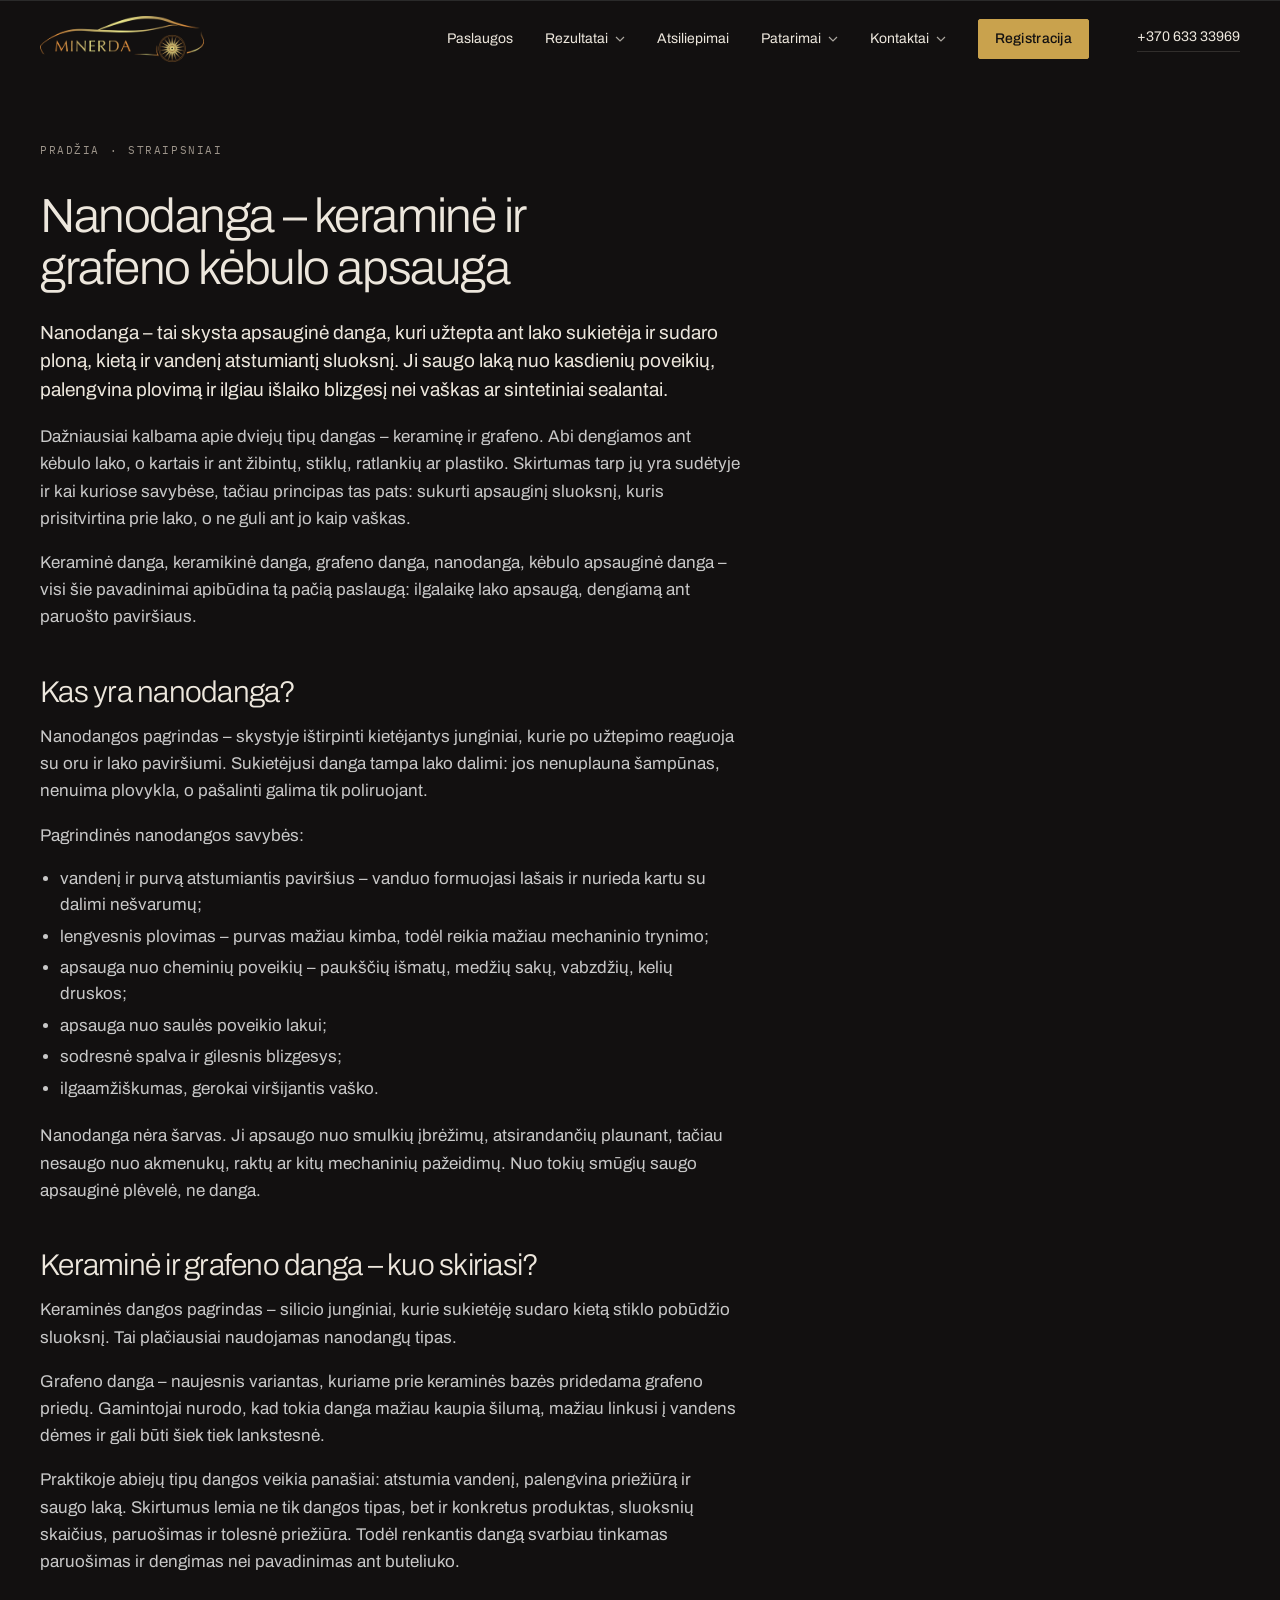
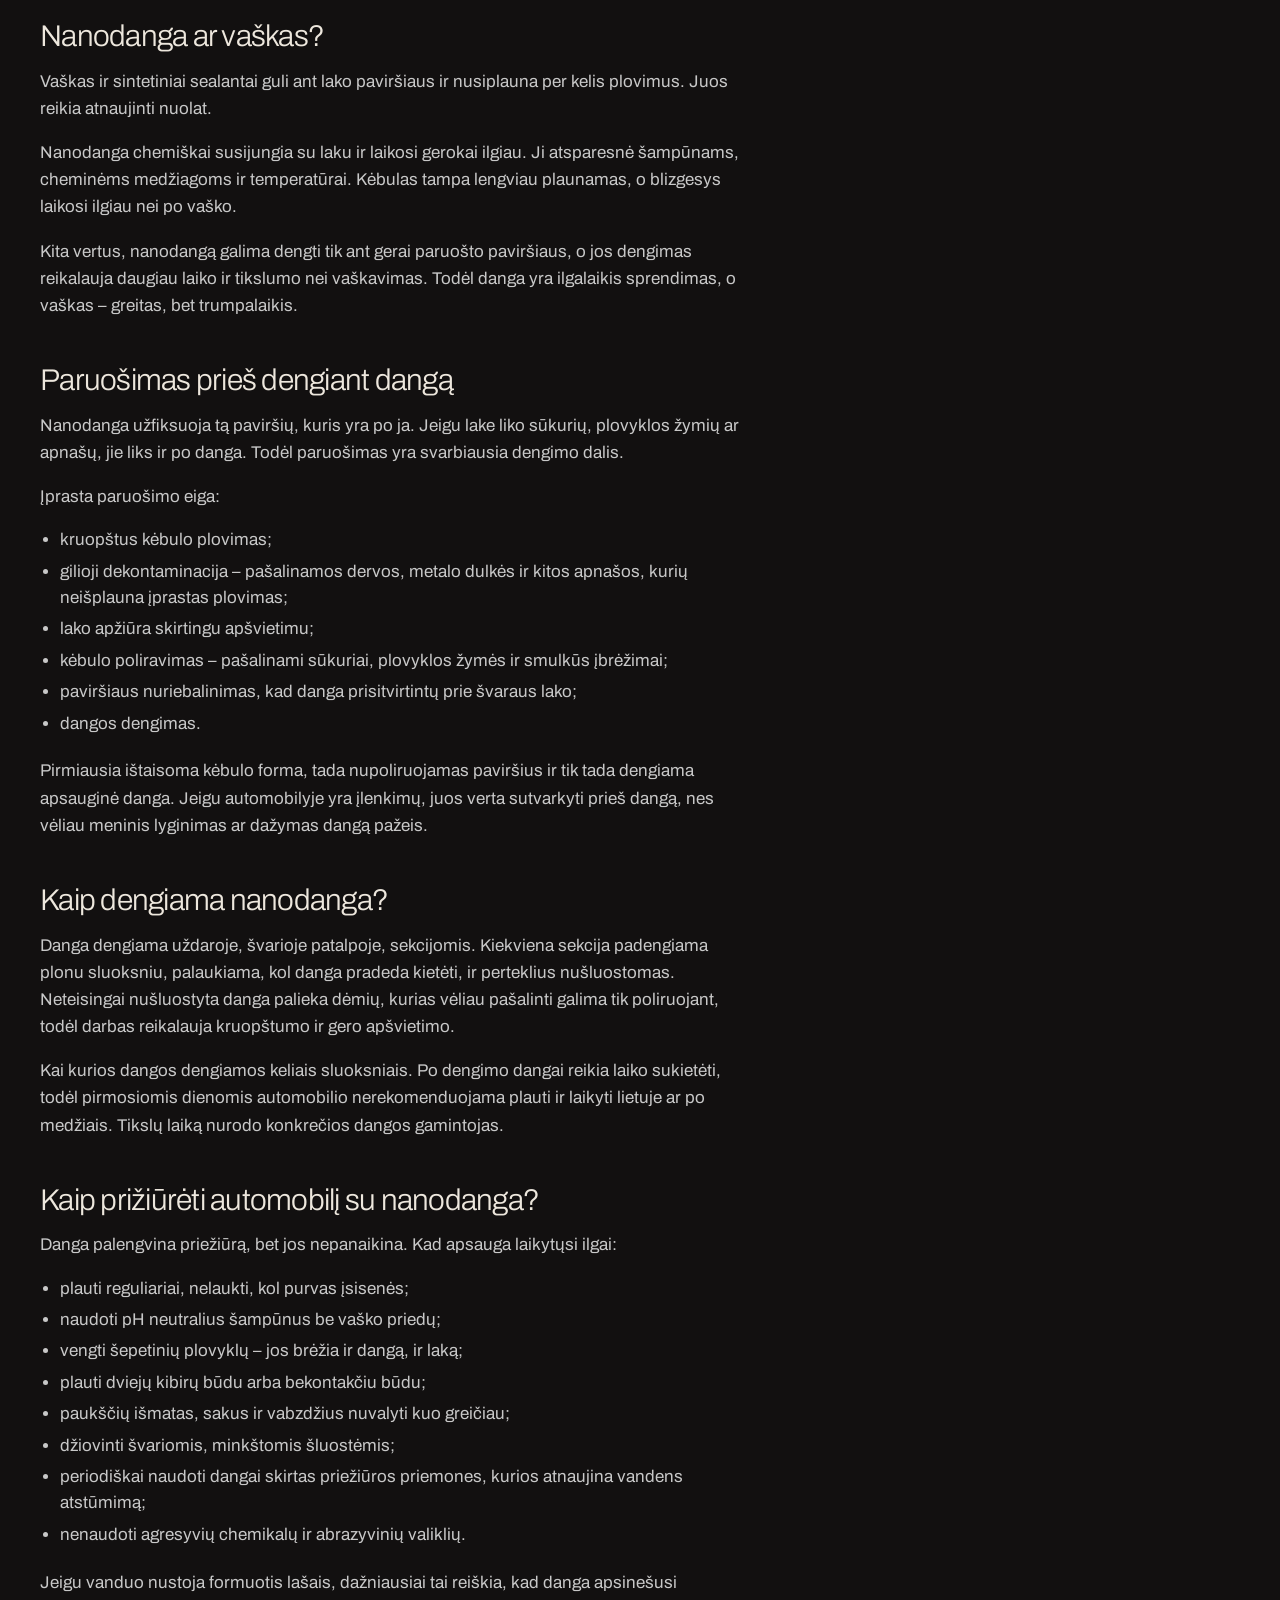
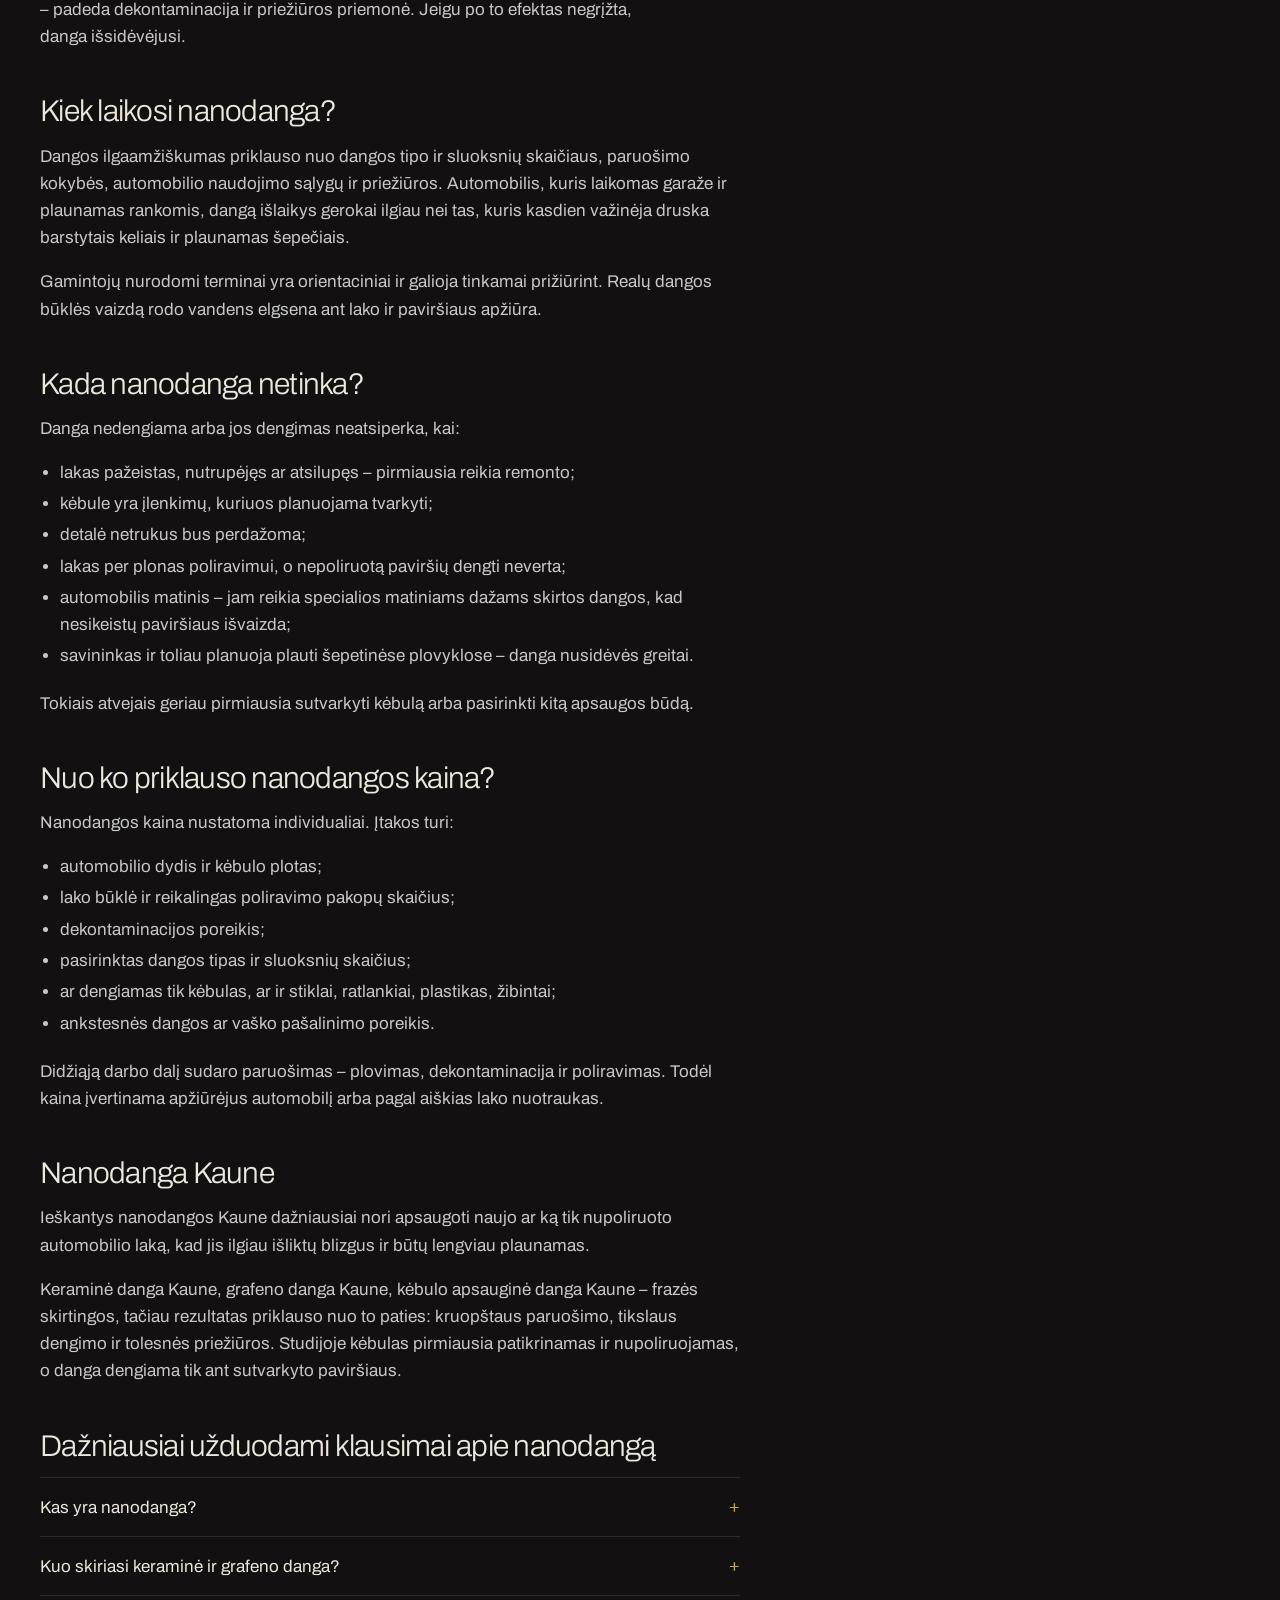
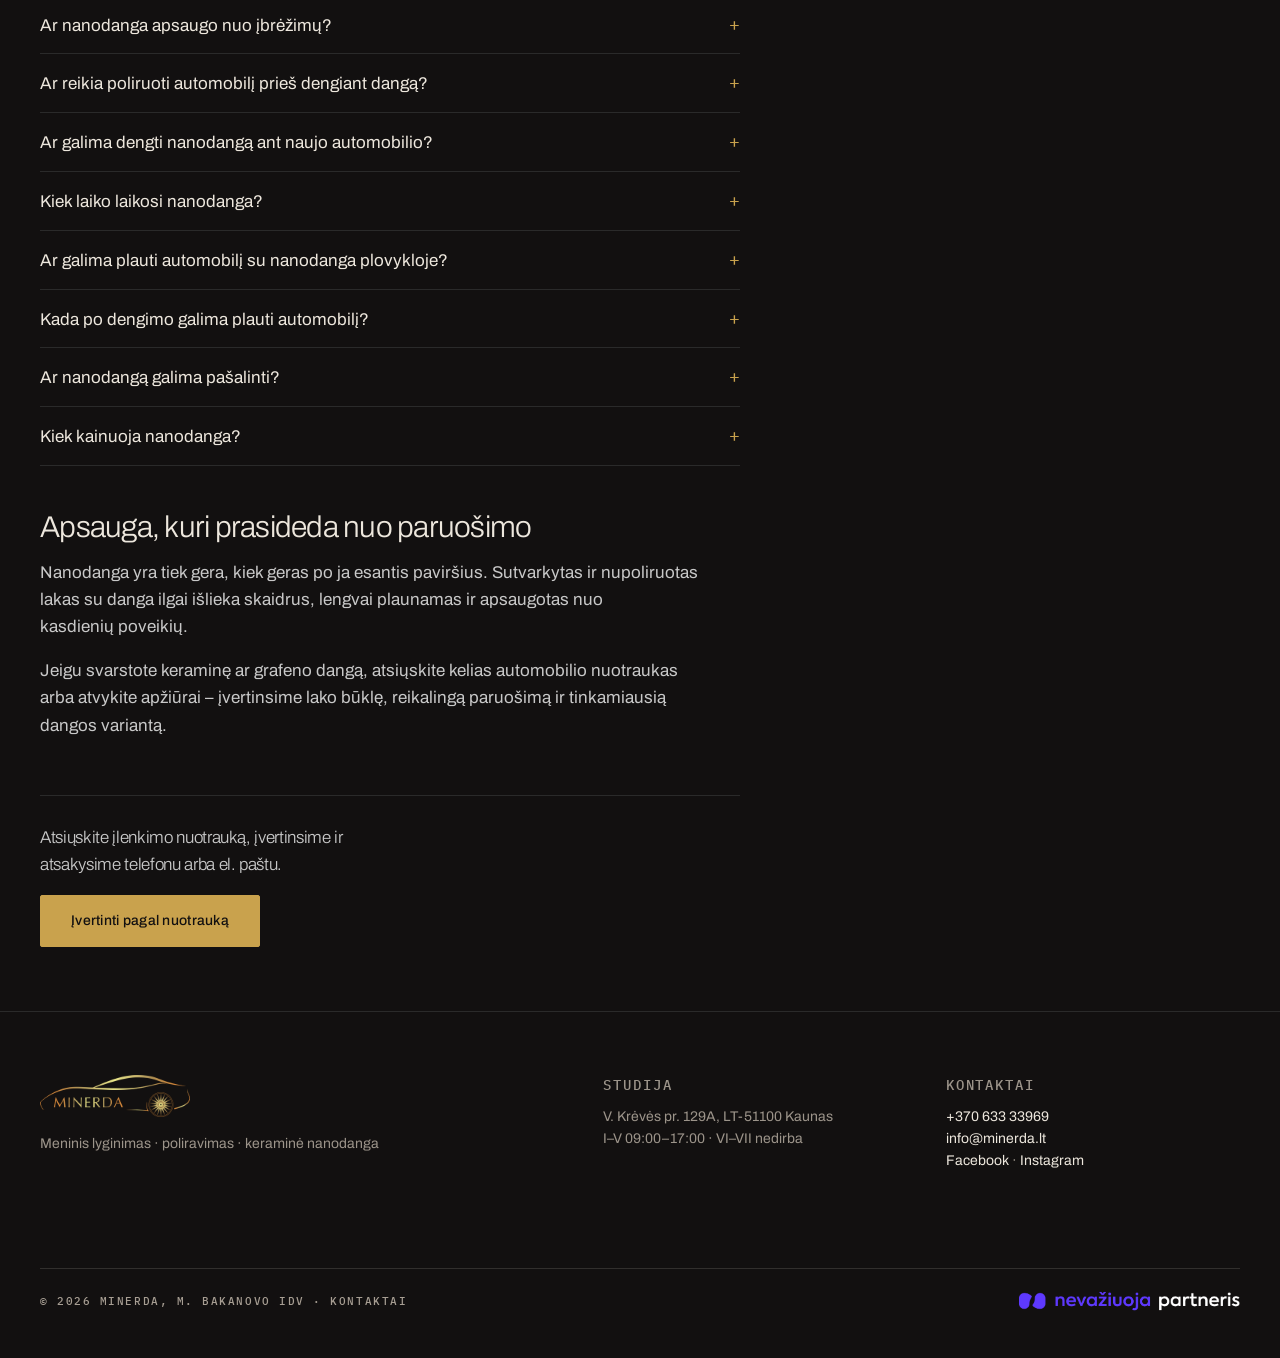
<file: straipsniai/nanodanga/index.html>
<!DOCTYPE html>
<html lang="lt">
<head>
<meta charset="utf-8">
<meta name="viewport" content="width=device-width, initial-scale=1, viewport-fit=cover">
<title>Nanodanga – keraminė ir grafeno kėbulo apsauga</title>
<meta name="description" content="Nanodanga – tai skysta apsauginė danga, kuri užtepta ant lako sukietėja ir sudaro ploną, kietą ir vandenį atstumiantį sluoksnį.">
<meta name="theme-color" content="#121010">
<link rel="canonical" href="https://minerda.lt/straipsniai/nanodanga/">
<meta property="og:type" content="article">
<meta property="og:locale" content="lt_LT">
<meta property="og:site_name" content="Minerda">
<meta property="og:title" content="Nanodanga – keraminė ir grafeno kėbulo apsauga">
<meta property="og:description" content="Nanodanga – tai skysta apsauginė danga, kuri užtepta ant lako sukietėja ir sudaro ploną, kietą ir vandenį atstumiantį sluoksnį.">
<meta property="og:image" content="https://minerda.lt/img/og.jpg">
<meta property="og:url" content="https://minerda.lt/straipsniai/nanodanga/">
<meta name="twitter:card" content="summary_large_image">
<link rel="icon" href="../../favicon.ico" sizes="32x32">
<link rel="icon" href="../../img/icon-96.png" type="image/png" sizes="96x96">
<link rel="icon" href="../../img/icon-192.png" type="image/png" sizes="192x192">
<link rel="apple-touch-icon" href="../../img/icon-180.png">
<link rel="preconnect" href="https://fonts.googleapis.com">
<link rel="preconnect" href="https://fonts.gstatic.com" crossorigin>
<link rel="preload" as="style"
      href="https://fonts.googleapis.com/css2?family=Archivo:wght@300;400;500&family=IBM+Plex+Mono:wght@400;500&display=swap">
<link rel="stylesheet" media="print" onload="this.media='all'"
      href="https://fonts.googleapis.com/css2?family=Archivo:wght@300;400;500&family=IBM+Plex+Mono:wght@400;500&display=swap">
<noscript><link rel="stylesheet"
      href="https://fonts.googleapis.com/css2?family=Archivo:wght@300;400;500&family=IBM+Plex+Mono:wght@400;500&display=swap"></noscript>
<link rel="stylesheet" href="../../styles.css?v=20260924a">
<script>document.documentElement.className += ' js';</script>
<script type="application/ld+json">{"@context": "https://schema.org", "@type": "Article", "headline": "Nanodanga – keraminė ir grafeno kėbulo apsauga", "description": "Nanodanga – tai skysta apsauginė danga, kuri užtepta ant lako sukietėja ir sudaro ploną, kietą ir vandenį atstumiantį sluoksnį.", "inLanguage": "lt", "datePublished": "2026-09-23", "dateModified": "2026-09-23", "image": "https://minerda.lt/img/og.jpg", "mainEntityOfPage": "https://minerda.lt/straipsniai/nanodanga/", "author": {"@type": "Organization", "name": "Minerda", "url": "https://minerda.lt/"}, "publisher": {"@type": "Organization", "name": "Minerda", "url": "https://minerda.lt/", "logo": {"@type": "ImageObject", "url": "https://minerda.lt/img/minerda-logo.png"}}}</script>
<script type="application/ld+json">{"@context": "https://schema.org", "@type": "BreadcrumbList", "itemListElement": [{"@type": "ListItem", "position": 1, "name": "Pradžia", "item": "https://minerda.lt/"}, {"@type": "ListItem", "position": 2, "name": "Straipsniai", "item": "https://minerda.lt/straipsniai/"}, {"@type": "ListItem", "position": 3, "name": "Nanodanga – keraminė ir grafeno kėbulo apsauga", "item": "https://minerda.lt/straipsniai/nanodanga/"}]}</script>
</head>
<body class="">
<a class="skip" href="#main">Pereiti prie turinio</a>

<header class="nav" id="nav">
  <div class="wrap nav__in">
    <a class="nav__brand" href="../../#top" aria-label="Minerda — pradžia">
      <picture><source srcset="../../img/minerda-logo-400.webp" type="image/webp"><img src="../../img/minerda-logo-400.png" width="400" height="93" alt="Minerda"></picture>
    </a>
    <nav class="nav__links" aria-label="Pagrindinis meniu">
      <a href="../../#paslaugos">Paslaugos</a>
      <div class="dd">
        <button class="dd__btn" type="button" aria-expanded="false" aria-controls="dd-rez">Rezultatai<svg class="dd__ch" width="10" height="6" viewBox="0 0 10 6" aria-hidden="true"><path d="M1 1l4 4 4-4" fill="none" stroke="currentColor" stroke-width="1.2"/></svg></button>
        <div class="dd__menu" id="dd-rez">
          <a href="../../#darbas">Prieš ir po</a>
          <a href="../../#darbai">Darbai</a>
          <a href="../../#video">Video</a>
        </div>
      </div>
      <a href="../../#atsiliepimai">Atsiliepimai</a>
      <div class="dd">
        <button class="dd__btn" type="button" aria-expanded="false" aria-controls="dd-pat">Patarimai<svg class="dd__ch" width="10" height="6" viewBox="0 0 10 6" aria-hidden="true"><path d="M1 1l4 4 4-4" fill="none" stroke="currentColor" stroke-width="1.2"/></svg></button>
        <div class="dd__menu" id="dd-pat">
          <a href="../../straipsniai/">Straipsniai</a>
          <a href="../../duk/">DUK</a>
        </div>
      </div>
      <div class="dd">
        <button class="dd__btn" type="button" aria-expanded="false" aria-controls="dd-kon">Kontaktai<svg class="dd__ch" width="10" height="6" viewBox="0 0 10 6" aria-hidden="true"><path d="M1 1l4 4 4-4" fill="none" stroke="currentColor" stroke-width="1.2"/></svg></button>
        <div class="dd__menu" id="dd-kon">
          <a href="../../kontaktai/">Kontaktai</a>
          <a href="../../#uzklausa">Užklausa</a>
          <a href="../../#studija">Studija</a>
        </div>
      </div>
      <a class="btn nav__reg" href="https://nevaziuoja.lt/autoservisas/minerda-1518?book-now=true" target="_blank" rel="noopener">Registracija</a>
    </nav>
    <a class="tlink nav__tel" href="tel:+37063333969">+370 633 33969</a>
    <button class="nav__toggle" id="navToggle" aria-expanded="false" aria-controls="navPanel" aria-label="Atidaryti meniu">
      <span></span><span></span>
    </button>
  </div>
  <div class="nav__panel" id="navPanel" hidden>
    <div class="nav__panel-in">
      <a href="../../#paslaugos">Paslaugos</a>
      <a href="../../#atsiliepimai">Atsiliepimai</a>
      <p class="nav__grp">Rezultatai</p>
      <a class="nav__sub" href="../../#darbas">Prieš ir po</a>
      <a class="nav__sub" href="../../#darbai">Darbai</a>
      <a class="nav__sub" href="../../#video">Video</a>
      <p class="nav__grp">Patarimai</p>
      <a class="nav__sub" href="../../straipsniai/">Straipsniai</a>
      <a class="nav__sub" href="../../duk/">DUK</a>
      <p class="nav__grp">Kontaktai</p>
      <a class="nav__sub" href="../../kontaktai/">Kontaktai</a>
      <a class="nav__sub" href="../../#uzklausa">Užklausa</a>
      <a class="nav__sub" href="../../#studija">Studija</a>
      <a class="btn nav__reg" href="https://nevaziuoja.lt/autoservisas/minerda-1518?book-now=true" target="_blank" rel="noopener">Registracija</a>
    </div>
    <a class="nav__panel-tel" href="tel:+37063333969">+370 633 33969</a>
  </div>
</header>

<main id="main">

<article class="sec sec--art">
  <div class="wrap">
    <nav class="crumbs rv" aria-label="Kelias"><a href="../../">Pradžia</a><span>·</span><a href="../../straipsniai/">Straipsniai</a></nav>
    <div class="art">
      <div class="art__s art__lead rv">
        <h1>Nanodanga – keraminė ir grafeno kėbulo apsauga</h1>

<p>Nanodanga – tai skysta apsauginė danga, kuri užtepta ant lako sukietėja ir sudaro ploną, kietą ir vandenį atstumiantį sluoksnį. Ji saugo laką nuo kasdienių poveikių, palengvina plovimą ir ilgiau išlaiko blizgesį nei vaškas ar sintetiniai sealantai.</p>
<p>Dažniausiai kalbama apie dviejų tipų dangas – keraminę ir grafeno. Abi dengiamos ant kėbulo lako, o kartais ir ant žibintų, stiklų, ratlankių ar plastiko. Skirtumas tarp jų yra sudėtyje ir kai kuriose savybėse, tačiau principas tas pats: sukurti apsauginį sluoksnį, kuris prisitvirtina prie lako, o ne guli ant jo kaip vaškas.</p>
<p>Keraminė danga, keramikinė danga, grafeno danga, nanodanga, kėbulo apsauginė danga – visi šie pavadinimai apibūdina tą pačią paslaugą: ilgalaikę lako apsaugą, dengiamą ant paruošto paviršiaus.</p>

      </div>
<div class="art__s rv">
<h2>Kas yra nanodanga?</h2>
<p>Nanodangos pagrindas – skystyje ištirpinti kietėjantys junginiai, kurie po užtepimo reaguoja su oru ir lako paviršiumi. Sukietėjusi danga tampa lako dalimi: jos nenuplauna šampūnas, nenuima plovykla, o pašalinti galima tik poliruojant.</p>
<p>Pagrindinės nanodangos savybės:</p>
<ul>
  <li>vandenį ir purvą atstumiantis paviršius – vanduo formuojasi lašais ir nurieda kartu su dalimi nešvarumų;</li>
  <li>lengvesnis plovimas – purvas mažiau kimba, todėl reikia mažiau mechaninio trynimo;</li>
  <li>apsauga nuo cheminių poveikių – paukščių išmatų, medžių sakų, vabzdžių, kelių druskos;</li>
  <li>apsauga nuo saulės poveikio lakui;</li>
  <li>sodresnė spalva ir gilesnis blizgesys;</li>
  <li>ilgaamžiškumas, gerokai viršijantis vaško.</li>
</ul>
<p>Nanodanga nėra šarvas. Ji apsaugo nuo smulkių įbrėžimų, atsirandančių plaunant, tačiau nesaugo nuo akmenukų, raktų ar kitų mechaninių pažeidimų. Nuo tokių smūgių saugo apsauginė plėvelė, ne danga.</p>
</div>
<div class="art__s rv">
<h2>Keraminė ir grafeno danga – kuo skiriasi?</h2>
<p>Keraminės dangos pagrindas – silicio junginiai, kurie sukietėję sudaro kietą stiklo pobūdžio sluoksnį. Tai plačiausiai naudojamas nanodangų tipas.</p>
<p>Grafeno danga – naujesnis variantas, kuriame prie keraminės bazės pridedama grafeno priedų. Gamintojai nurodo, kad tokia danga mažiau kaupia šilumą, mažiau linkusi į vandens dėmes ir gali būti šiek tiek lankstesnė.</p>
<p>Praktikoje abiejų tipų dangos veikia panašiai: atstumia vandenį, palengvina priežiūrą ir saugo laką. Skirtumus lemia ne tik dangos tipas, bet ir konkretus produktas, sluoksnių skaičius, paruošimas ir tolesnė priežiūra. Todėl renkantis dangą svarbiau tinkamas paruošimas ir dengimas nei pavadinimas ant buteliuko.</p>
</div>
<div class="art__s rv">
<h2>Nanodanga ar vaškas?</h2>
<p>Vaškas ir sintetiniai sealantai guli ant lako paviršiaus ir nusiplauna per kelis plovimus. Juos reikia atnaujinti nuolat.</p>
<p>Nanodanga chemiškai susijungia su laku ir laikosi gerokai ilgiau. Ji atsparesnė šampūnams, cheminėms medžiagoms ir temperatūrai. Kėbulas tampa lengviau plaunamas, o blizgesys laikosi ilgiau nei po vaško.</p>
<p>Kita vertus, nanodangą galima dengti tik ant gerai paruošto paviršiaus, o jos dengimas reikalauja daugiau laiko ir tikslumo nei vaškavimas. Todėl danga yra ilgalaikis sprendimas, o vaškas – greitas, bet trumpalaikis.</p>
</div>
<div class="art__s rv">
<h2>Paruošimas prieš dengiant dangą</h2>
<p>Nanodanga užfiksuoja tą paviršių, kuris yra po ja. Jeigu lake liko sūkurių, plovyklos žymių ar apnašų, jie liks ir po danga. Todėl paruošimas yra svarbiausia dengimo dalis.</p>
<p>Įprasta paruošimo eiga:</p>
<ul>
  <li>kruopštus kėbulo plovimas;</li>
  <li>gilioji dekontaminacija – pašalinamos dervos, metalo dulkės ir kitos apnašos, kurių neišplauna įprastas plovimas;</li>
  <li>lako apžiūra skirtingu apšvietimu;</li>
  <li>kėbulo poliravimas – pašalinami sūkuriai, plovyklos žymės ir smulkūs įbrėžimai;</li>
  <li>paviršiaus nuriebalinimas, kad danga prisitvirtintų prie švaraus lako;</li>
  <li>dangos dengimas.</li>
</ul>
<p>Pirmiausia ištaisoma kėbulo forma, tada nupoliruojamas paviršius ir tik tada dengiama apsauginė danga. Jeigu automobilyje yra įlenkimų, juos verta sutvarkyti prieš dangą, nes vėliau meninis lyginimas ar dažymas dangą pažeis.</p>
</div>
<div class="art__s rv">
<h2>Kaip dengiama nanodanga?</h2>
<p>Danga dengiama uždaroje, švarioje patalpoje, sekcijomis. Kiekviena sekcija padengiama plonu sluoksniu, palaukiama, kol danga pradeda kietėti, ir perteklius nušluostomas. Neteisingai nušluostyta danga palieka dėmių, kurias vėliau pašalinti galima tik poliruojant, todėl darbas reikalauja kruopštumo ir gero apšvietimo.</p>
<p>Kai kurios dangos dengiamos keliais sluoksniais. Po dengimo dangai reikia laiko sukietėti, todėl pirmosiomis dienomis automobilio nerekomenduojama plauti ir laikyti lietuje ar po medžiais. Tikslų laiką nurodo konkrečios dangos gamintojas.</p>
</div>
<div class="art__s rv">
<h2>Kaip prižiūrėti automobilį su nanodanga?</h2>
<p>Danga palengvina priežiūrą, bet jos nepanaikina. Kad apsauga laikytųsi ilgai:</p>
<ul>
  <li>plauti reguliariai, nelaukti, kol purvas įsisenės;</li>
  <li>naudoti pH neutralius šampūnus be vaško priedų;</li>
  <li>vengti šepetinių plovyklų – jos brėžia ir dangą, ir laką;</li>
  <li>plauti dviejų kibirų būdu arba bekontakčiu būdu;</li>
  <li>paukščių išmatas, sakus ir vabzdžius nuvalyti kuo greičiau;</li>
  <li>džiovinti švariomis, minkštomis šluostėmis;</li>
  <li>periodiškai naudoti dangai skirtas priežiūros priemones, kurios atnaujina vandens atstūmimą;</li>
  <li>nenaudoti agresyvių chemikalų ir abrazyvinių valiklių.</li>
</ul>
<p>Jeigu vanduo nustoja formuotis lašais, dažniausiai tai reiškia, kad danga apsinešusi – padeda dekontaminacija ir priežiūros priemonė. Jeigu po to efektas negrįžta, danga išsidėvėjusi.</p>
</div>
<div class="art__s rv">
<h2>Kiek laikosi nanodanga?</h2>
<p>Dangos ilgaamžiškumas priklauso nuo dangos tipo ir sluoksnių skaičiaus, paruošimo kokybės, automobilio naudojimo sąlygų ir priežiūros. Automobilis, kuris laikomas garaže ir plaunamas rankomis, dangą išlaikys gerokai ilgiau nei tas, kuris kasdien važinėja druska barstytais keliais ir plaunamas šepečiais.</p>
<p>Gamintojų nurodomi terminai yra orientaciniai ir galioja tinkamai prižiūrint. Realų dangos būklės vaizdą rodo vandens elgsena ant lako ir paviršiaus apžiūra.</p>
</div>
<div class="art__s rv">
<h2>Kada nanodanga netinka?</h2>
<p>Danga nedengiama arba jos dengimas neatsiperka, kai:</p>
<ul>
  <li>lakas pažeistas, nutrupėjęs ar atsilupęs – pirmiausia reikia remonto;</li>
  <li>kėbule yra įlenkimų, kuriuos planuojama tvarkyti;</li>
  <li>detalė netrukus bus perdažoma;</li>
  <li>lakas per plonas poliravimui, o nepoliruotą paviršių dengti neverta;</li>
  <li>automobilis matinis – jam reikia specialios matiniams dažams skirtos dangos, kad nesikeistų paviršiaus išvaizda;</li>
  <li>savininkas ir toliau planuoja plauti šepetinėse plovyklose – danga nusidėvės greitai.</li>
</ul>
<p>Tokiais atvejais geriau pirmiausia sutvarkyti kėbulą arba pasirinkti kitą apsaugos būdą.</p>
</div>
<div class="art__s rv">
<h2>Nuo ko priklauso nanodangos kaina?</h2>
<p>Nanodangos kaina nustatoma individualiai. Įtakos turi:</p>
<ul>
  <li>automobilio dydis ir kėbulo plotas;</li>
  <li>lako būklė ir reikalingas poliravimo pakopų skaičius;</li>
  <li>dekontaminacijos poreikis;</li>
  <li>pasirinktas dangos tipas ir sluoksnių skaičius;</li>
  <li>ar dengiamas tik kėbulas, ar ir stiklai, ratlankiai, plastikas, žibintai;</li>
  <li>ankstesnės dangos ar vaško pašalinimo poreikis.</li>
</ul>
<p>Didžiąją darbo dalį sudaro paruošimas – plovimas, dekontaminacija ir poliravimas. Todėl kaina įvertinama apžiūrėjus automobilį arba pagal aiškias lako nuotraukas.</p>
</div>
<div class="art__s rv">
<h2>Nanodanga Kaune</h2>
<p>Ieškantys nanodangos Kaune dažniausiai nori apsaugoti naujo ar ką tik nupoliruoto automobilio laką, kad jis ilgiau išliktų blizgus ir būtų lengviau plaunamas.</p>
<p>Keraminė danga Kaune, grafeno danga Kaune, kėbulo apsauginė danga Kaune – frazės skirtingos, tačiau rezultatas priklauso nuo to paties: kruopštaus paruošimo, tikslaus dengimo ir tolesnės priežiūros. Studijoje kėbulas pirmiausia patikrinamas ir nupoliruojamas, o danga dengiama tik ant sutvarkyto paviršiaus.</p>
</div>
      <div class="art__s rv">
        <h2>Dažniausiai užduodami klausimai apie nanodangą</h2>
<div class="faq">
  <details>
    <summary>Kas yra nanodanga?</summary>
    <div><p>Nanodanga – skysta apsauginė danga, kuri sukietėjusi sudaro ploną, kietą ir vandenį atstumiantį sluoksnį ant lako. Ji saugo laką, palengvina plovimą ir ilgiau išlaiko blizgesį nei vaškas.</p></div>
  </details>
  <details>
    <summary>Kuo skiriasi keraminė ir grafeno danga?</summary>
    <div><p>Keraminės dangos pagrindas – silicio junginiai, o grafeno danga prie keraminės bazės turi grafeno priedų. Praktikoje abi veikia panašiai; rezultatą labiau lemia paruošimas, dengimas ir priežiūra nei dangos tipas.</p></div>
  </details>
  <details>
    <summary>Ar nanodanga apsaugo nuo įbrėžimų?</summary>
    <div><p>Nuo smulkių plovimo įbrėžimų – iš dalies. Nuo akmenukų, raktų ir kitų mechaninių pažeidimų danga nesaugo. Tam skirta apsauginė plėvelė.</p></div>
  </details>
  <details>
    <summary>Ar reikia poliruoti automobilį prieš dengiant dangą?</summary>
    <div><p>Dažniausiai taip. Danga užfiksuoja po ja esantį paviršių, todėl sūkuriai ir įbrėžimai pašalinami prieš dengiant. Naujam automobiliui kartais pakanka švelnios pakopos.</p></div>
  </details>
  <details>
    <summary>Ar galima dengti nanodangą ant naujo automobilio?</summary>
    <div><p>Taip, tai vienas geriausių momentų, nes lakas dar nepažeistas. Vis dėlto ir naują automobilį reikia išplauti, dekontaminuoti ir patikrinti, ar nėra transportavimo ar salono žymių.</p></div>
  </details>
  <details>
    <summary>Kiek laiko laikosi nanodanga?</summary>
    <div><p>Priklauso nuo dangos tipo, sluoksnių, naudojimo sąlygų ir priežiūros. Gamintojų terminai yra orientaciniai; realią būklę rodo vandens elgsena ant lako ir apžiūra.</p></div>
  </details>
  <details>
    <summary>Ar galima plauti automobilį su nanodanga plovykloje?</summary>
    <div><p>Bekontaktėje – taip. Šepetinių plovyklų geriau vengti, nes šepečiai brėžia dangą ir laką, o danga nusidėvi greičiau.</p></div>
  </details>
  <details>
    <summary>Kada po dengimo galima plauti automobilį?</summary>
    <div><p>Dangai reikia laiko sukietėti, todėl pirmosiomis dienomis automobilio neplaunama ir saugoma nuo lietaus. Tikslų laiką nurodo konkrečios dangos gamintojas.</p></div>
  </details>
  <details>
    <summary>Ar nanodangą galima pašalinti?</summary>
    <div><p>Taip, poliruojant. Todėl prieš meninį lyginimą ar dažymą danga toje vietoje pažeidžiama ir vėliau atnaujinama.</p></div>
  </details>
  <details>
    <summary>Kiek kainuoja nanodanga?</summary>
    <div><p>Kaina priklauso nuo automobilio dydžio, lako būklės, poliravimo apimties, dangos tipo ir dengiamų paviršių. Tiksli kaina įvertinama pagal nuotraukas arba apžiūrėjus automobilį.</p></div>
  </details>
</div>
      </div>
<div class="art__s rv">
<h2>Apsauga, kuri prasideda nuo paruošimo</h2>
<p>Nanodanga yra tiek gera, kiek geras po ja esantis paviršius. Sutvarkytas ir nupoliruotas lakas su danga ilgai išlieka skaidrus, lengvai plaunamas ir apsaugotas nuo kasdienių poveikių.</p>
<p>Jeigu svarstote keraminę ar grafeno dangą, atsiųskite kelias automobilio nuotraukas arba atvykite apžiūrai – įvertinsime lako būklę, reikalingą paruošimą ir tinkamiausią dangos variantą.</p>
</div>
      <div class="cta rv">
        <p class="cta__t">Atsiųskite įlenkimo nuotrauką, įvertinsime ir atsakysime telefonu arba el. paštu.</p>
        <a class="btn" href="../../#uzklausa">Įvertinti pagal nuotrauką</a>
      </div>
    </div>
  </div>
</article>

</main>

<footer class="foot">
  <div class="wrap foot__in">
    <div class="foot__brand">
      <picture><source srcset="../../img/minerda-logo-400.webp" type="image/webp"><img src="../../img/minerda-logo-400.png" width="400" height="93" alt="Minerda" loading="lazy"></picture>
      <p>Meninis lyginimas · poliravimas · keraminė nanodanga</p>
    </div>
    <div class="foot__col foot__col--addr">
      <p class="mono">Studija</p>
      <p class="foot__lines"><span>V. Krėvės pr. 129A, LT-51100 Kaunas</span><b class="sep"> · </b><span>I–V 09:00–17:00 · VI–VII nedirba</span></p>
    </div>
    <div class="foot__col foot__col--con">
      <p class="mono">Kontaktai</p>
      <p class="foot__lines"><span><a href="tel:+37063333969">+370 633 33969</a></span><b class="sep"> · </b><span><a href="mailto:info@minerda.lt">info@minerda.lt</a></span><b class="sep"> · </b><span><a href="https://www.facebook.com/profile.php?id=100054326658601" target="_blank" rel="noopener">Facebook</a> · <a href="https://www.instagram.com/_minerda_/" target="_blank" rel="noopener">Instagram</a></span></p>
    </div>
    <p class="foot__legal">© <span id="yr">2026</span> MINERDA, M. Bakanovo IDV · <a href="../../kontaktai/">Kontaktai</a></p>
    <a href="https://nevaziuoja.lt" target="_blank" rel="noopener" class="partner-badge"><img src="../../img/nevaziuoja-partneris.png" width="221" height="28" alt="nevažiuoja.lt partneris" loading="lazy"></a>
  </div>
</footer>

<div class="callbar" id="callbar">
  <a href="tel:+37063333969">Skambinti</a>
  <a href="../../#uzklausa" class="callbar__b">Įvertinti pagal nuotrauką</a>
</div>

<script src="../../lenis.min.js"></script>
<script src="../../main.js?v=20261124a"></script>
</body>
</html>
</file>
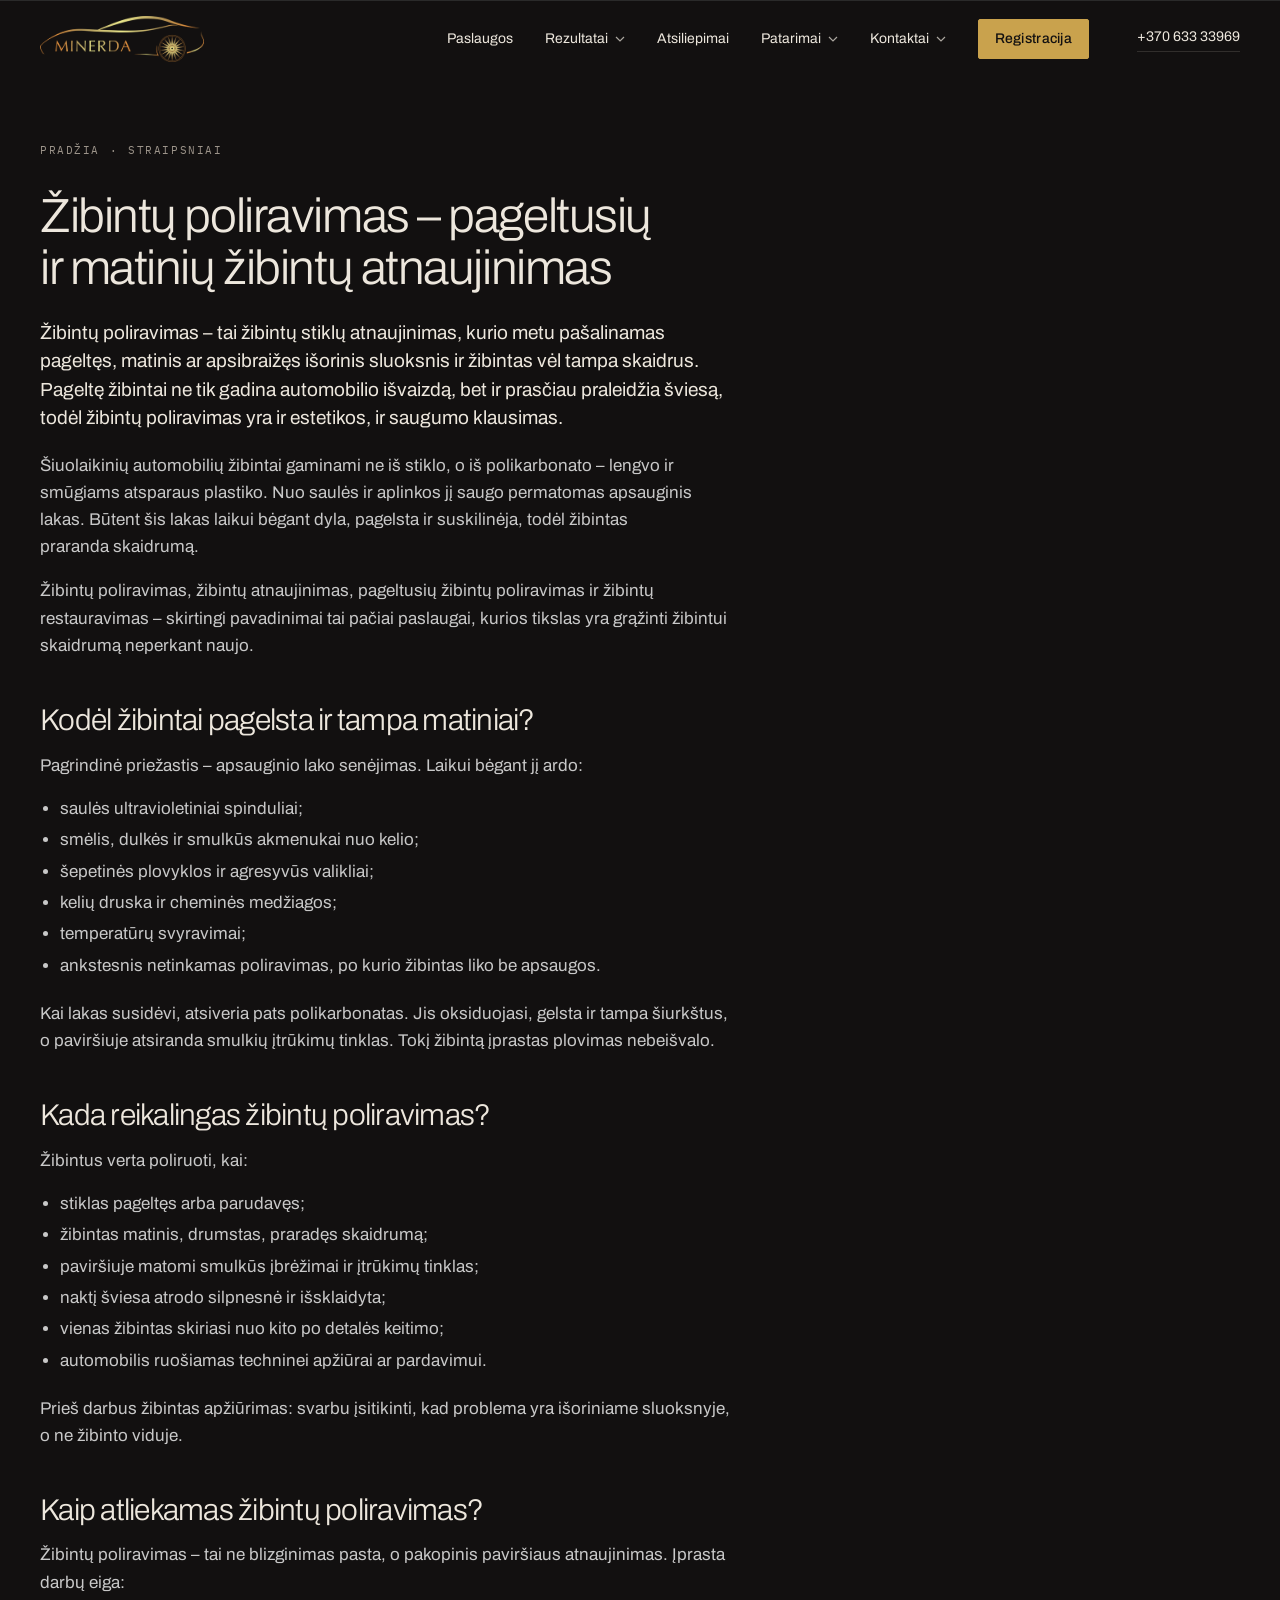
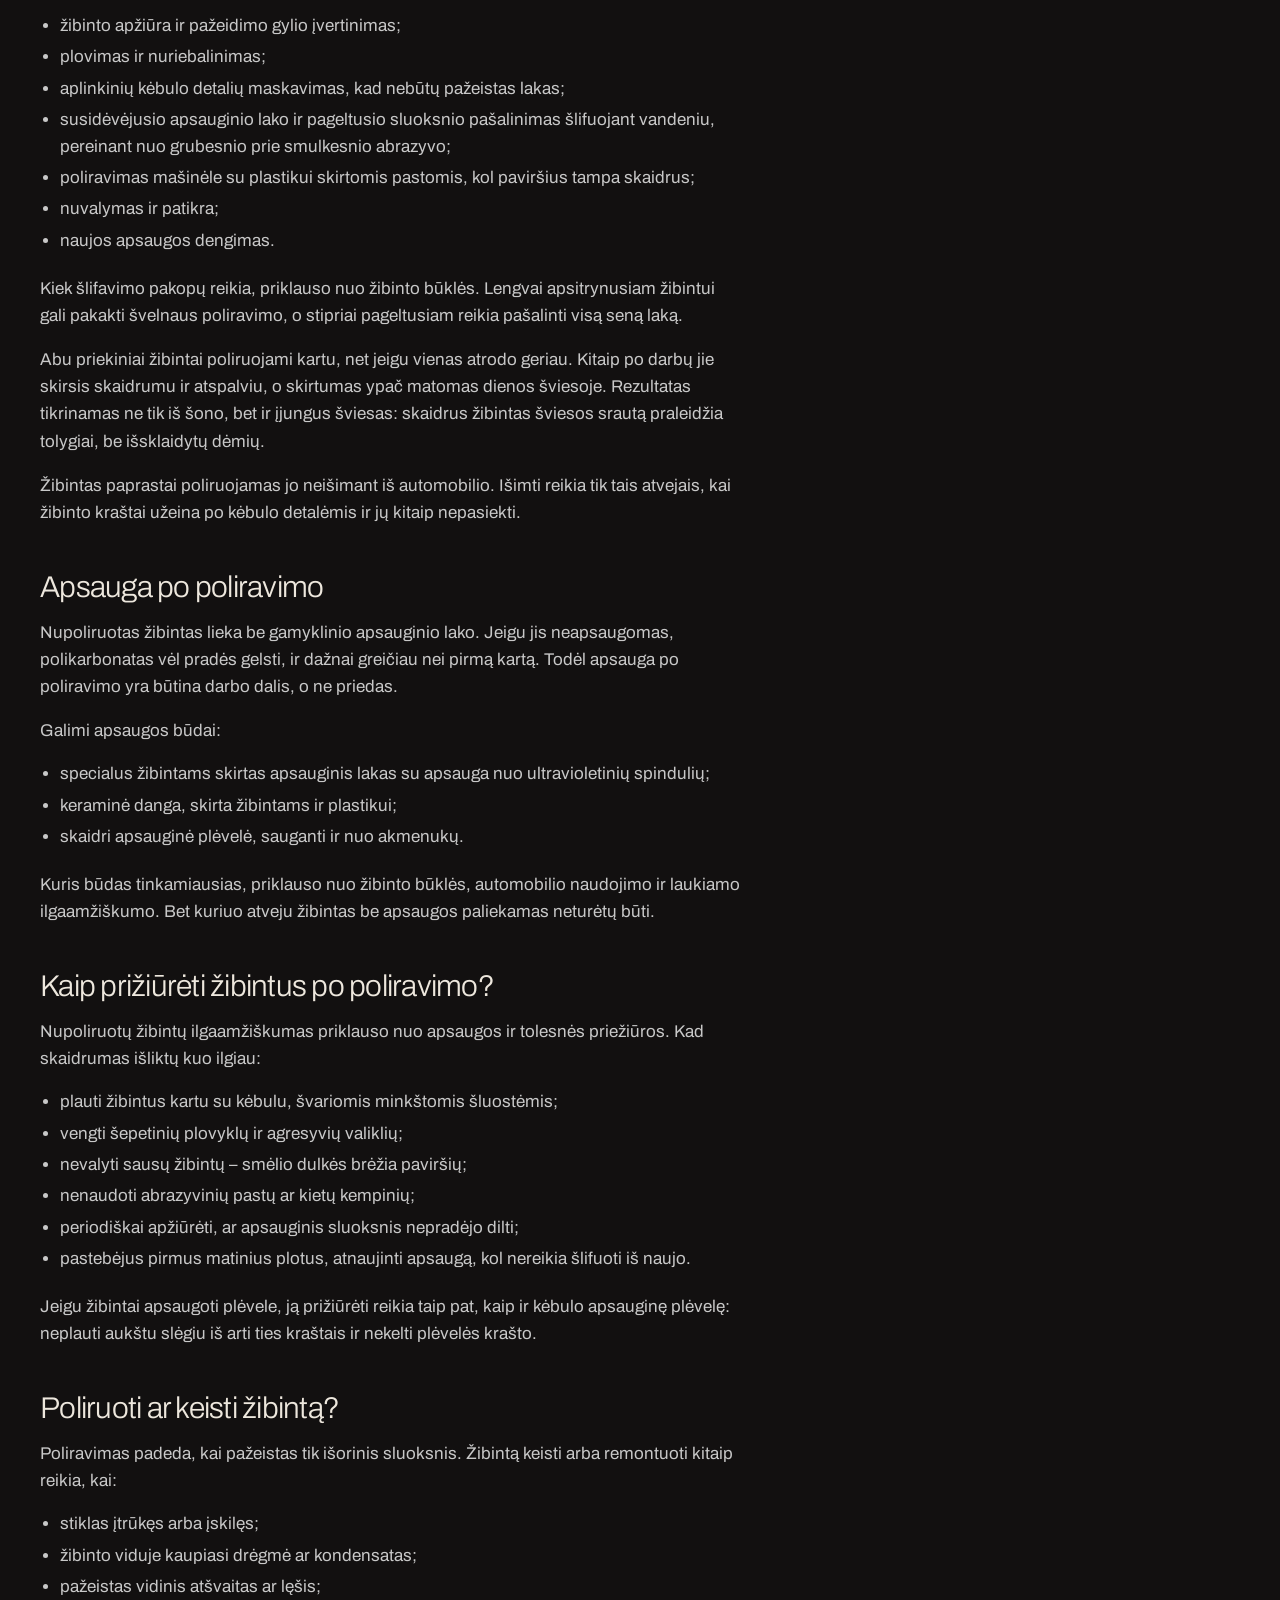
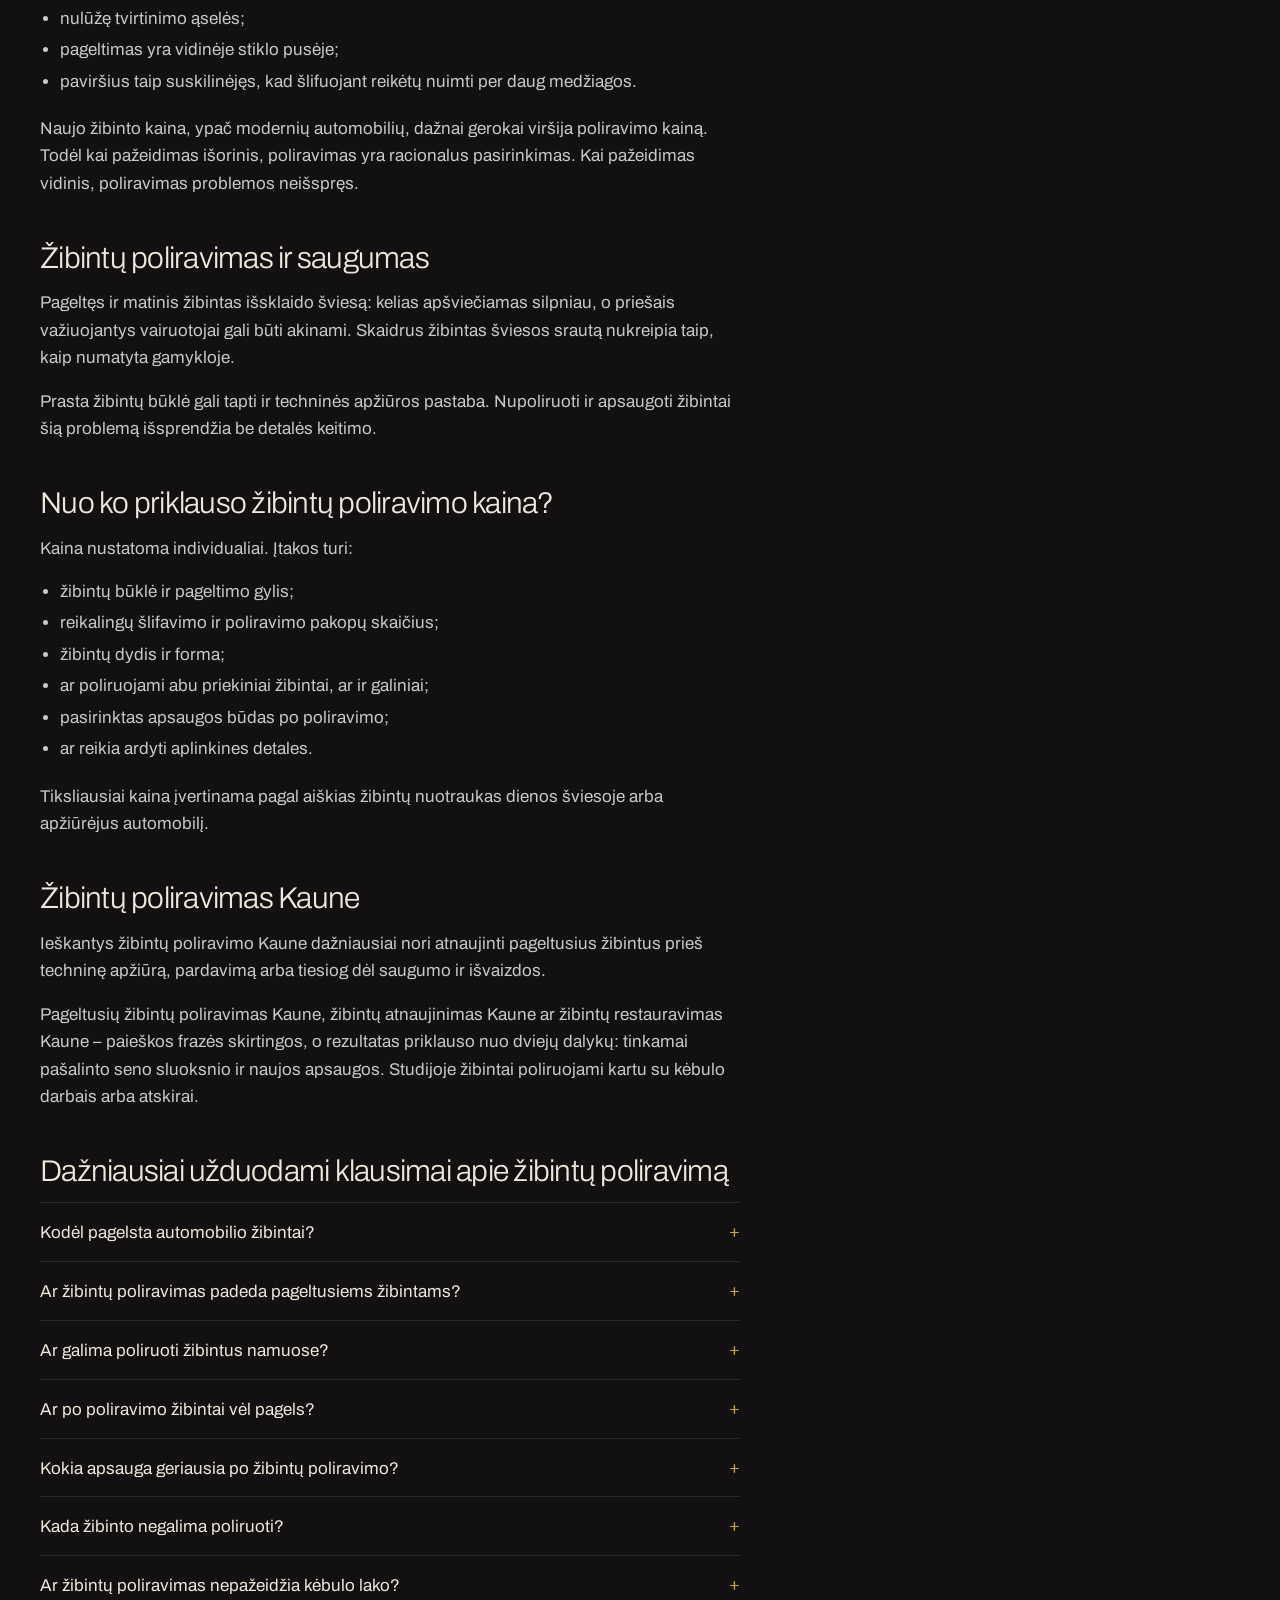
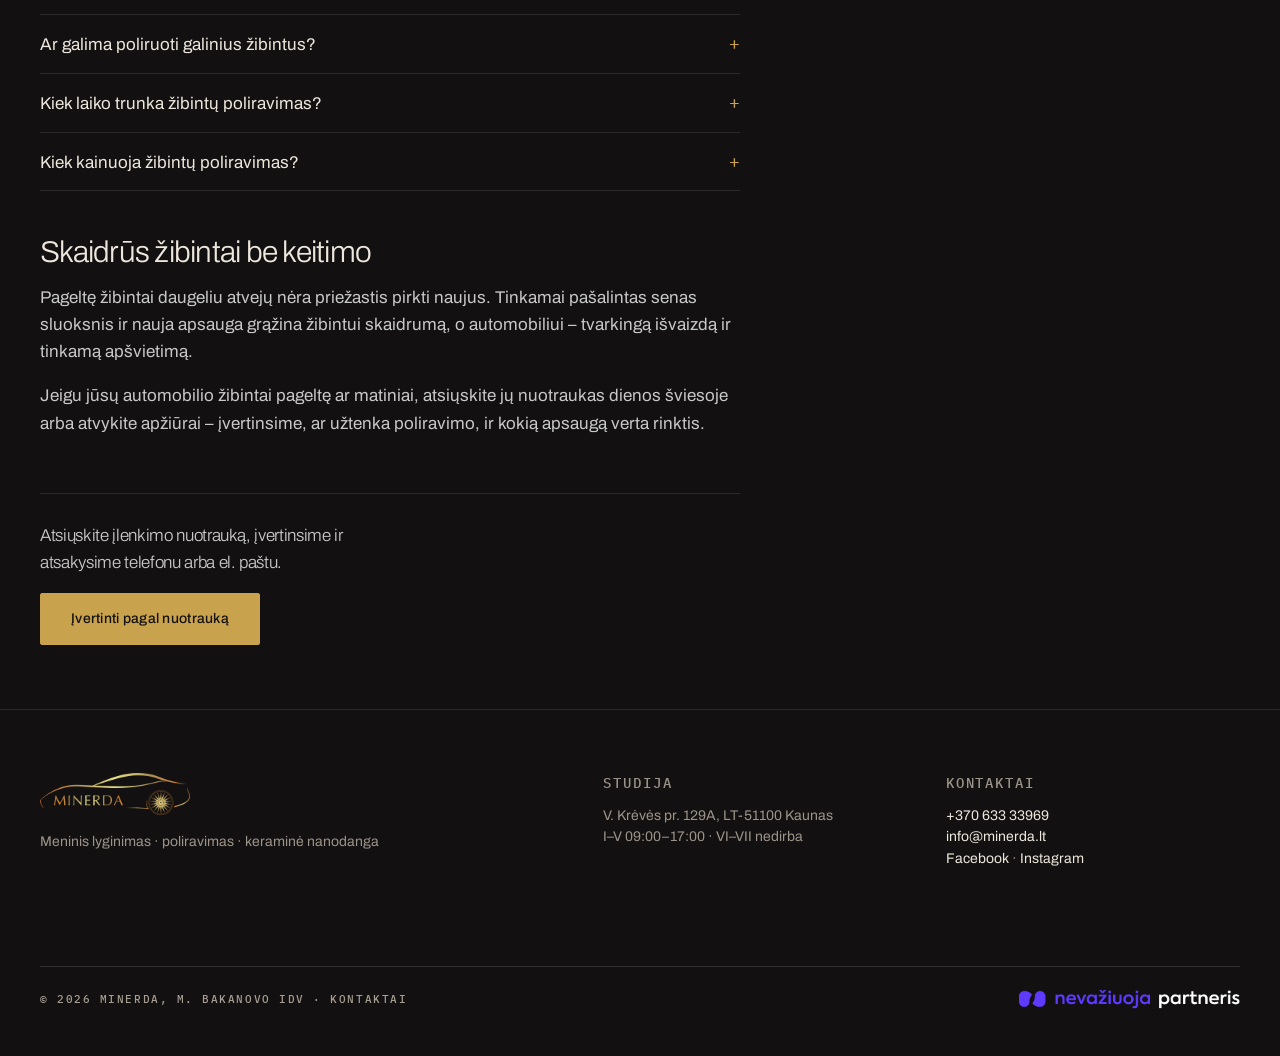
<file: straipsniai/zibintu-poliravimas/index.html>
<!DOCTYPE html>
<html lang="lt">
<head>
<meta charset="utf-8">
<meta name="viewport" content="width=device-width, initial-scale=1, viewport-fit=cover">
<title>Žibintų poliravimas – pageltusių ir matinių žibintų atnaujinimas</title>
<meta name="description" content="Žibintų poliravimas – tai žibintų stiklų atnaujinimas, kurio metu pašalinamas pageltęs, matinis ar apsibraižęs išorinis sluoksnis ir žibintas vėl tampa skaidrus.">
<meta name="theme-color" content="#121010">
<link rel="canonical" href="https://minerda.lt/straipsniai/zibintu-poliravimas/">
<meta property="og:type" content="article">
<meta property="og:locale" content="lt_LT">
<meta property="og:site_name" content="Minerda">
<meta property="og:title" content="Žibintų poliravimas – pageltusių ir matinių žibintų atnaujinimas">
<meta property="og:description" content="Žibintų poliravimas – tai žibintų stiklų atnaujinimas, kurio metu pašalinamas pageltęs, matinis ar apsibraižęs išorinis sluoksnis ir žibintas vėl tampa skaidrus.">
<meta property="og:image" content="https://minerda.lt/img/og.jpg">
<meta property="og:url" content="https://minerda.lt/straipsniai/zibintu-poliravimas/">
<meta name="twitter:card" content="summary_large_image">
<link rel="icon" href="../../favicon.ico" sizes="32x32">
<link rel="icon" href="../../img/icon-96.png" type="image/png" sizes="96x96">
<link rel="icon" href="../../img/icon-192.png" type="image/png" sizes="192x192">
<link rel="apple-touch-icon" href="../../img/icon-180.png">
<link rel="preconnect" href="https://fonts.googleapis.com">
<link rel="preconnect" href="https://fonts.gstatic.com" crossorigin>
<link rel="preload" as="style"
      href="https://fonts.googleapis.com/css2?family=Archivo:wght@300;400;500&family=IBM+Plex+Mono:wght@400;500&display=swap">
<link rel="stylesheet" media="print" onload="this.media='all'"
      href="https://fonts.googleapis.com/css2?family=Archivo:wght@300;400;500&family=IBM+Plex+Mono:wght@400;500&display=swap">
<noscript><link rel="stylesheet"
      href="https://fonts.googleapis.com/css2?family=Archivo:wght@300;400;500&family=IBM+Plex+Mono:wght@400;500&display=swap"></noscript>
<link rel="stylesheet" href="../../styles.css?v=20260924a">
<script>document.documentElement.className += ' js';</script>
<script type="application/ld+json">{"@context": "https://schema.org", "@type": "Article", "headline": "Žibintų poliravimas – pageltusių ir matinių žibintų atnaujinimas", "description": "Žibintų poliravimas – tai žibintų stiklų atnaujinimas, kurio metu pašalinamas pageltęs, matinis ar apsibraižęs išorinis sluoksnis ir žibintas vėl tampa skaidrus.", "inLanguage": "lt", "datePublished": "2026-09-23", "dateModified": "2026-09-23", "image": "https://minerda.lt/img/og.jpg", "mainEntityOfPage": "https://minerda.lt/straipsniai/zibintu-poliravimas/", "author": {"@type": "Organization", "name": "Minerda", "url": "https://minerda.lt/"}, "publisher": {"@type": "Organization", "name": "Minerda", "url": "https://minerda.lt/", "logo": {"@type": "ImageObject", "url": "https://minerda.lt/img/minerda-logo.png"}}}</script>
<script type="application/ld+json">{"@context": "https://schema.org", "@type": "BreadcrumbList", "itemListElement": [{"@type": "ListItem", "position": 1, "name": "Pradžia", "item": "https://minerda.lt/"}, {"@type": "ListItem", "position": 2, "name": "Straipsniai", "item": "https://minerda.lt/straipsniai/"}, {"@type": "ListItem", "position": 3, "name": "Žibintų poliravimas – pageltusių ir matinių žibintų atnaujinimas", "item": "https://minerda.lt/straipsniai/zibintu-poliravimas/"}]}</script>
</head>
<body class="">
<a class="skip" href="#main">Pereiti prie turinio</a>

<header class="nav" id="nav">
  <div class="wrap nav__in">
    <a class="nav__brand" href="../../#top" aria-label="Minerda — pradžia">
      <picture><source srcset="../../img/minerda-logo-400.webp" type="image/webp"><img src="../../img/minerda-logo-400.png" width="400" height="93" alt="Minerda"></picture>
    </a>
    <nav class="nav__links" aria-label="Pagrindinis meniu">
      <a href="../../#paslaugos">Paslaugos</a>
      <div class="dd">
        <button class="dd__btn" type="button" aria-expanded="false" aria-controls="dd-rez">Rezultatai<svg class="dd__ch" width="10" height="6" viewBox="0 0 10 6" aria-hidden="true"><path d="M1 1l4 4 4-4" fill="none" stroke="currentColor" stroke-width="1.2"/></svg></button>
        <div class="dd__menu" id="dd-rez">
          <a href="../../#darbas">Prieš ir po</a>
          <a href="../../#darbai">Darbai</a>
          <a href="../../#video">Video</a>
        </div>
      </div>
      <a href="../../#atsiliepimai">Atsiliepimai</a>
      <div class="dd">
        <button class="dd__btn" type="button" aria-expanded="false" aria-controls="dd-pat">Patarimai<svg class="dd__ch" width="10" height="6" viewBox="0 0 10 6" aria-hidden="true"><path d="M1 1l4 4 4-4" fill="none" stroke="currentColor" stroke-width="1.2"/></svg></button>
        <div class="dd__menu" id="dd-pat">
          <a href="../../straipsniai/">Straipsniai</a>
          <a href="../../duk/">DUK</a>
        </div>
      </div>
      <div class="dd">
        <button class="dd__btn" type="button" aria-expanded="false" aria-controls="dd-kon">Kontaktai<svg class="dd__ch" width="10" height="6" viewBox="0 0 10 6" aria-hidden="true"><path d="M1 1l4 4 4-4" fill="none" stroke="currentColor" stroke-width="1.2"/></svg></button>
        <div class="dd__menu" id="dd-kon">
          <a href="../../kontaktai/">Kontaktai</a>
          <a href="../../#uzklausa">Užklausa</a>
          <a href="../../#studija">Studija</a>
        </div>
      </div>
      <a class="btn nav__reg" href="https://nevaziuoja.lt/autoservisas/minerda-1518?book-now=true" target="_blank" rel="noopener">Registracija</a>
    </nav>
    <a class="tlink nav__tel" href="tel:+37063333969">+370 633 33969</a>
    <button class="nav__toggle" id="navToggle" aria-expanded="false" aria-controls="navPanel" aria-label="Atidaryti meniu">
      <span></span><span></span>
    </button>
  </div>
  <div class="nav__panel" id="navPanel" hidden>
    <div class="nav__panel-in">
      <a href="../../#paslaugos">Paslaugos</a>
      <a href="../../#atsiliepimai">Atsiliepimai</a>
      <p class="nav__grp">Rezultatai</p>
      <a class="nav__sub" href="../../#darbas">Prieš ir po</a>
      <a class="nav__sub" href="../../#darbai">Darbai</a>
      <a class="nav__sub" href="../../#video">Video</a>
      <p class="nav__grp">Patarimai</p>
      <a class="nav__sub" href="../../straipsniai/">Straipsniai</a>
      <a class="nav__sub" href="../../duk/">DUK</a>
      <p class="nav__grp">Kontaktai</p>
      <a class="nav__sub" href="../../kontaktai/">Kontaktai</a>
      <a class="nav__sub" href="../../#uzklausa">Užklausa</a>
      <a class="nav__sub" href="../../#studija">Studija</a>
      <a class="btn nav__reg" href="https://nevaziuoja.lt/autoservisas/minerda-1518?book-now=true" target="_blank" rel="noopener">Registracija</a>
    </div>
    <a class="nav__panel-tel" href="tel:+37063333969">+370 633 33969</a>
  </div>
</header>

<main id="main">

<article class="sec sec--art">
  <div class="wrap">
    <nav class="crumbs rv" aria-label="Kelias"><a href="../../">Pradžia</a><span>·</span><a href="../../straipsniai/">Straipsniai</a></nav>
    <div class="art">
      <div class="art__s art__lead rv">
        <h1>Žibintų poliravimas – pageltusių ir matinių žibintų atnaujinimas</h1>

<p>Žibintų poliravimas – tai žibintų stiklų atnaujinimas, kurio metu pašalinamas pageltęs, matinis ar apsibraižęs išorinis sluoksnis ir žibintas vėl tampa skaidrus. Pageltę žibintai ne tik gadina automobilio išvaizdą, bet ir prasčiau praleidžia šviesą, todėl žibintų poliravimas yra ir estetikos, ir saugumo klausimas.</p>
<p>Šiuolaikinių automobilių žibintai gaminami ne iš stiklo, o iš polikarbonato – lengvo ir smūgiams atsparaus plastiko. Nuo saulės ir aplinkos jį saugo permatomas apsauginis lakas. Būtent šis lakas laikui bėgant dyla, pagelsta ir suskilinėja, todėl žibintas praranda skaidrumą.</p>
<p>Žibintų poliravimas, žibintų atnaujinimas, pageltusių žibintų poliravimas ir žibintų restauravimas – skirtingi pavadinimai tai pačiai paslaugai, kurios tikslas yra grąžinti žibintui skaidrumą neperkant naujo.</p>

      </div>
<div class="art__s rv">
<h2>Kodėl žibintai pagelsta ir tampa matiniai?</h2>
<p>Pagrindinė priežastis – apsauginio lako senėjimas. Laikui bėgant jį ardo:</p>
<ul>
  <li>saulės ultravioletiniai spinduliai;</li>
  <li>smėlis, dulkės ir smulkūs akmenukai nuo kelio;</li>
  <li>šepetinės plovyklos ir agresyvūs valikliai;</li>
  <li>kelių druska ir cheminės medžiagos;</li>
  <li>temperatūrų svyravimai;</li>
  <li>ankstesnis netinkamas poliravimas, po kurio žibintas liko be apsaugos.</li>
</ul>
<p>Kai lakas susidėvi, atsiveria pats polikarbonatas. Jis oksiduojasi, gelsta ir tampa šiurkštus, o paviršiuje atsiranda smulkių įtrūkimų tinklas. Tokį žibintą įprastas plovimas nebeišvalo.</p>
</div>
<div class="art__s rv">
<h2>Kada reikalingas žibintų poliravimas?</h2>
<p>Žibintus verta poliruoti, kai:</p>
<ul>
  <li>stiklas pageltęs arba parudavęs;</li>
  <li>žibintas matinis, drumstas, praradęs skaidrumą;</li>
  <li>paviršiuje matomi smulkūs įbrėžimai ir įtrūkimų tinklas;</li>
  <li>naktį šviesa atrodo silpnesnė ir išsklaidyta;</li>
  <li>vienas žibintas skiriasi nuo kito po detalės keitimo;</li>
  <li>automobilis ruošiamas techninei apžiūrai ar pardavimui.</li>
</ul>
<p>Prieš darbus žibintas apžiūrimas: svarbu įsitikinti, kad problema yra išoriniame sluoksnyje, o ne žibinto viduje.</p>
</div>
<div class="art__s rv">
<h2>Kaip atliekamas žibintų poliravimas?</h2>
<p>Žibintų poliravimas – tai ne blizginimas pasta, o pakopinis paviršiaus atnaujinimas. Įprasta darbų eiga:</p>
<ul>
  <li>žibinto apžiūra ir pažeidimo gylio įvertinimas;</li>
  <li>plovimas ir nuriebalinimas;</li>
  <li>aplinkinių kėbulo detalių maskavimas, kad nebūtų pažeistas lakas;</li>
  <li>susidėvėjusio apsauginio lako ir pageltusio sluoksnio pašalinimas šlifuojant vandeniu, pereinant nuo grubesnio prie smulkesnio abrazyvo;</li>
  <li>poliravimas mašinėle su plastikui skirtomis pastomis, kol paviršius tampa skaidrus;</li>
  <li>nuvalymas ir patikra;</li>
  <li>naujos apsaugos dengimas.</li>
</ul>
<p>Kiek šlifavimo pakopų reikia, priklauso nuo žibinto būklės. Lengvai apsitrynusiam žibintui gali pakakti švelnaus poliravimo, o stipriai pageltusiam reikia pašalinti visą seną laką.</p>
<p>Abu priekiniai žibintai poliruojami kartu, net jeigu vienas atrodo geriau. Kitaip po darbų jie skirsis skaidrumu ir atspalviu, o skirtumas ypač matomas dienos šviesoje. Rezultatas tikrinamas ne tik iš šono, bet ir įjungus šviesas: skaidrus žibintas šviesos srautą praleidžia tolygiai, be išsklaidytų dėmių.</p>
<p>Žibintas paprastai poliruojamas jo neišimant iš automobilio. Išimti reikia tik tais atvejais, kai žibinto kraštai užeina po kėbulo detalėmis ir jų kitaip nepasiekti.</p>
</div>
<div class="art__s rv">
<h2>Apsauga po poliravimo</h2>
<p>Nupoliruotas žibintas lieka be gamyklinio apsauginio lako. Jeigu jis neapsaugomas, polikarbonatas vėl pradės gelsti, ir dažnai greičiau nei pirmą kartą. Todėl apsauga po poliravimo yra būtina darbo dalis, o ne priedas.</p>
<p>Galimi apsaugos būdai:</p>
<ul>
  <li>specialus žibintams skirtas apsauginis lakas su apsauga nuo ultravioletinių spindulių;</li>
  <li>keraminė danga, skirta žibintams ir plastikui;</li>
  <li>skaidri apsauginė plėvelė, sauganti ir nuo akmenukų.</li>
</ul>
<p>Kuris būdas tinkamiausias, priklauso nuo žibinto būklės, automobilio naudojimo ir laukiamo ilgaamžiškumo. Bet kuriuo atveju žibintas be apsaugos paliekamas neturėtų būti.</p>
</div>
<div class="art__s rv">
<h2>Kaip prižiūrėti žibintus po poliravimo?</h2>
<p>Nupoliruotų žibintų ilgaamžiškumas priklauso nuo apsaugos ir tolesnės priežiūros. Kad skaidrumas išliktų kuo ilgiau:</p>
<ul>
  <li>plauti žibintus kartu su kėbulu, švariomis minkštomis šluostėmis;</li>
  <li>vengti šepetinių plovyklų ir agresyvių valiklių;</li>
  <li>nevalyti sausų žibintų – smėlio dulkės brėžia paviršių;</li>
  <li>nenaudoti abrazyvinių pastų ar kietų kempinių;</li>
  <li>periodiškai apžiūrėti, ar apsauginis sluoksnis nepradėjo dilti;</li>
  <li>pastebėjus pirmus matinius plotus, atnaujinti apsaugą, kol nereikia šlifuoti iš naujo.</li>
</ul>
<p>Jeigu žibintai apsaugoti plėvele, ją prižiūrėti reikia taip pat, kaip ir kėbulo apsauginę plėvelę: neplauti aukštu slėgiu iš arti ties kraštais ir nekelti plėvelės krašto.</p>
</div>
<div class="art__s rv">
<h2>Poliruoti ar keisti žibintą?</h2>
<p>Poliravimas padeda, kai pažeistas tik išorinis sluoksnis. Žibintą keisti arba remontuoti kitaip reikia, kai:</p>
<ul>
  <li>stiklas įtrūkęs arba įskilęs;</li>
  <li>žibinto viduje kaupiasi drėgmė ar kondensatas;</li>
  <li>pažeistas vidinis atšvaitas ar lęšis;</li>
  <li>nulūžę tvirtinimo ąselės;</li>
  <li>pageltimas yra vidinėje stiklo pusėje;</li>
  <li>paviršius taip suskilinėjęs, kad šlifuojant reikėtų nuimti per daug medžiagos.</li>
</ul>
<p>Naujo žibinto kaina, ypač modernių automobilių, dažnai gerokai viršija poliravimo kainą. Todėl kai pažeidimas išorinis, poliravimas yra racionalus pasirinkimas. Kai pažeidimas vidinis, poliravimas problemos neišspręs.</p>
</div>
<div class="art__s rv">
<h2>Žibintų poliravimas ir saugumas</h2>
<p>Pageltęs ir matinis žibintas išsklaido šviesą: kelias apšviečiamas silpniau, o priešais važiuojantys vairuotojai gali būti akinami. Skaidrus žibintas šviesos srautą nukreipia taip, kaip numatyta gamykloje.</p>
<p>Prasta žibintų būklė gali tapti ir techninės apžiūros pastaba. Nupoliruoti ir apsaugoti žibintai šią problemą išsprendžia be detalės keitimo.</p>
</div>
<div class="art__s rv">
<h2>Nuo ko priklauso žibintų poliravimo kaina?</h2>
<p>Kaina nustatoma individualiai. Įtakos turi:</p>
<ul>
  <li>žibintų būklė ir pageltimo gylis;</li>
  <li>reikalingų šlifavimo ir poliravimo pakopų skaičius;</li>
  <li>žibintų dydis ir forma;</li>
  <li>ar poliruojami abu priekiniai žibintai, ar ir galiniai;</li>
  <li>pasirinktas apsaugos būdas po poliravimo;</li>
  <li>ar reikia ardyti aplinkines detales.</li>
</ul>
<p>Tiksliausiai kaina įvertinama pagal aiškias žibintų nuotraukas dienos šviesoje arba apžiūrėjus automobilį.</p>
</div>
<div class="art__s rv">
<h2>Žibintų poliravimas Kaune</h2>
<p>Ieškantys žibintų poliravimo Kaune dažniausiai nori atnaujinti pageltusius žibintus prieš techninę apžiūrą, pardavimą arba tiesiog dėl saugumo ir išvaizdos.</p>
<p>Pageltusių žibintų poliravimas Kaune, žibintų atnaujinimas Kaune ar žibintų restauravimas Kaune – paieškos frazės skirtingos, o rezultatas priklauso nuo dviejų dalykų: tinkamai pašalinto seno sluoksnio ir naujos apsaugos. Studijoje žibintai poliruojami kartu su kėbulo darbais arba atskirai.</p>
</div>
      <div class="art__s rv">
        <h2>Dažniausiai užduodami klausimai apie žibintų poliravimą</h2>
<div class="faq">
  <details>
    <summary>Kodėl pagelsta automobilio žibintai?</summary>
    <div><p>Žibintai gaminami iš polikarbonato, kurį saugo permatomas apsauginis lakas. Nuo saulės, smėlio, chemijos ir plovyklų lakas susidėvi, o atsivėręs plastikas oksiduojasi ir gelsta.</p></div>
  </details>
  <details>
    <summary>Ar žibintų poliravimas padeda pageltusiems žibintams?</summary>
    <div><p>Taip, kai pageltimas yra išoriniame sluoksnyje. Senas lakas ir pageltęs paviršius pašalinami šlifuojant ir poliruojant, o žibintas vėl tampa skaidrus.</p></div>
  </details>
  <details>
    <summary>Ar galima poliruoti žibintus namuose?</summary>
    <div><p>Rinkiniai namams egzistuoja, tačiau be tinkamos apsaugos po poliravimo žibintas pagelsta iš naujo, o šlifuojant lengva pažeisti aplinkinį laką ar palikti nelygų paviršių. Profesionalus poliravimas apima ir apsaugos dengimą.</p></div>
  </details>
  <details>
    <summary>Ar po poliravimo žibintai vėl pagels?</summary>
    <div><p>Be apsaugos – taip, dažnai greičiau nei pirmą kartą, nes gamyklinis lakas jau pašalintas. Todėl po poliravimo žibintas dengiamas apsauginiu laku, keramine danga arba apsaugine plėvele.</p></div>
  </details>
  <details>
    <summary>Kokia apsauga geriausia po žibintų poliravimo?</summary>
    <div><p>Priklauso nuo žibinto būklės ir automobilio naudojimo. Apsauginis lakas atkuria panašią į gamyklinę apsaugą, keraminė danga palengvina priežiūrą, o plėvelė papildomai saugo nuo akmenukų.</p></div>
  </details>
  <details>
    <summary>Kada žibinto negalima poliruoti?</summary>
    <div><p>Kai jis įtrūkęs, viduje kaupiasi drėgmė, pažeistas atšvaitas ar lęšis, nulūžę tvirtinimai arba pageltimas yra vidinėje pusėje. Tokiais atvejais žibintas keičiamas arba remontuojamas kitaip.</p></div>
  </details>
  <details>
    <summary>Ar žibintų poliravimas nepažeidžia kėbulo lako?</summary>
    <div><p>Prieš darbus aplinkinės detalės maskuojamos, todėl kėbulo lakas apsaugomas. Šlifuojama ir poliruojama tik žibinto paviršius.</p></div>
  </details>
  <details>
    <summary>Ar galima poliruoti galinius žibintus?</summary>
    <div><p>Taip. Galiniai žibintai taip pat gaminami iš plastiko ir laikui bėgant apsitrina ar pagelsta. Jie poliruojami tuo pačiu principu.</p></div>
  </details>
  <details>
    <summary>Kiek laiko trunka žibintų poliravimas?</summary>
    <div><p>Priklauso nuo žibintų būklės ir pasirinktos apsaugos. Lengvas atnaujinimas trunka trumpiau, o stipriai pageltusių žibintų šlifavimas keliomis pakopomis ir apsaugos dengimas – ilgiau. Terminas nustatomas įvertinus žibintus.</p></div>
  </details>
  <details>
    <summary>Kiek kainuoja žibintų poliravimas?</summary>
    <div><p>Kaina priklauso nuo žibintų būklės, pakopų skaičiaus, dydžio ir pasirinktos apsaugos. Tiksli kaina įvertinama pagal nuotraukas arba apžiūrėjus automobilį.</p></div>
  </details>
</div>
      </div>
<div class="art__s rv">
<h2>Skaidrūs žibintai be keitimo</h2>
<p>Pageltę žibintai daugeliu atvejų nėra priežastis pirkti naujus. Tinkamai pašalintas senas sluoksnis ir nauja apsauga grąžina žibintui skaidrumą, o automobiliui – tvarkingą išvaizdą ir tinkamą apšvietimą.</p>
<p>Jeigu jūsų automobilio žibintai pageltę ar matiniai, atsiųskite jų nuotraukas dienos šviesoje arba atvykite apžiūrai – įvertinsime, ar užtenka poliravimo, ir kokią apsaugą verta rinktis.</p>
</div>
      <div class="cta rv">
        <p class="cta__t">Atsiųskite įlenkimo nuotrauką, įvertinsime ir atsakysime telefonu arba el. paštu.</p>
        <a class="btn" href="../../#uzklausa">Įvertinti pagal nuotrauką</a>
      </div>
    </div>
  </div>
</article>

</main>

<footer class="foot">
  <div class="wrap foot__in">
    <div class="foot__brand">
      <picture><source srcset="../../img/minerda-logo-400.webp" type="image/webp"><img src="../../img/minerda-logo-400.png" width="400" height="93" alt="Minerda" loading="lazy"></picture>
      <p>Meninis lyginimas · poliravimas · keraminė nanodanga</p>
    </div>
    <div class="foot__col foot__col--addr">
      <p class="mono">Studija</p>
      <p class="foot__lines"><span>V. Krėvės pr. 129A, LT-51100 Kaunas</span><b class="sep"> · </b><span>I–V 09:00–17:00 · VI–VII nedirba</span></p>
    </div>
    <div class="foot__col foot__col--con">
      <p class="mono">Kontaktai</p>
      <p class="foot__lines"><span><a href="tel:+37063333969">+370 633 33969</a></span><b class="sep"> · </b><span><a href="mailto:info@minerda.lt">info@minerda.lt</a></span><b class="sep"> · </b><span><a href="https://www.facebook.com/profile.php?id=100054326658601" target="_blank" rel="noopener">Facebook</a> · <a href="https://www.instagram.com/_minerda_/" target="_blank" rel="noopener">Instagram</a></span></p>
    </div>
    <p class="foot__legal">© <span id="yr">2026</span> MINERDA, M. Bakanovo IDV · <a href="../../kontaktai/">Kontaktai</a></p>
    <a href="https://nevaziuoja.lt" target="_blank" rel="noopener" class="partner-badge"><img src="../../img/nevaziuoja-partneris.png" width="221" height="28" alt="nevažiuoja.lt partneris" loading="lazy"></a>
  </div>
</footer>

<div class="callbar" id="callbar">
  <a href="tel:+37063333969">Skambinti</a>
  <a href="../../#uzklausa" class="callbar__b">Įvertinti pagal nuotrauką</a>
</div>

<script src="../../lenis.min.js"></script>
<script src="../../main.js?v=20261124a"></script>
</body>
</html>
</file>
<file: styles.css>
/* ─────────────────────────────────────────────────────────────
   MINERDA — Kaunas
   6 type sizes · 1 accent · 1 line · 0 shadows · 1 radius (2px)
   Rhythm: 128px between sections · 48px in section · 12px in pair · 96px between pairs
   Motion: one reveal · hero settle 1.04→1
   ───────────────────────────────────────────────────────────── */

:root{
  --ink:#121010;
  --ink-2:#191615;
  --text:#EDE7DD;
  --muted:#9C948A;
  --gold:#C9A24D;
  --line:rgba(237,231,221,.14);
  --line-2:#2A2A2A;
  --body-c:#C8C8C8;
  --cap-c:#9A9A9A;
  --desc-c:#B5B5B5;

  --f:"Archivo","Helvetica Neue",Arial,sans-serif;
  --m:"IBM Plex Mono",ui-monospace,monospace;
  --t-display:72px;
  --t-h2:44px;
  --t-lead:22px;
  --t-body:17px;
  --t-sm:14px;
  --t-label:11px;

  --gap-sec:64px;     /* ×2 between adjacent sections = 128px */
  --gap-block:48px;
  --gap-pair:96px;
  --s2:16px; --s3:24px; --s4:32px;
  --pad:40px;
  --max:1280px;
  --r:2px;

  --e:cubic-bezier(.16,1,.30,1);      /* UI, tekstų reveal */
  --e2:cubic-bezier(.76,0,.24,1);     /* didesni judesiai: clip atidengimai */
  --d-ui:150ms; --d-mid:320ms; --d-rev:560ms;
}

*,*::before,*::after{box-sizing:border-box}
html{-webkit-text-size-adjust:100%; -webkit-tap-highlight-color:transparent}
body{
  margin:0; background:var(--ink); color:var(--text);
  font-family:var(--f); font-size:var(--t-body); font-weight:400; line-height:1.55;
  font-feature-settings:"kern" 1,"liga" 1;
  -webkit-font-smoothing:antialiased; text-rendering:optimizeLegibility;
  overflow-x:hidden; overflow-x:clip;  /* clip, ne hidden — hidden laužo sticky */
}
img{max-width:100%; height:auto; display:block; border-radius:0}
table,th,td,input,textarea,button,select,optgroup{font-family:inherit; font-size:inherit; line-height:inherit}
a{color:inherit; text-decoration:none}
h1,h2,h3{margin:0; font-weight:300; letter-spacing:-.028em; text-wrap:balance}
p{margin:0; text-wrap:pretty}
::selection{background:var(--gold); color:var(--ink)}
:focus-visible{outline:2px solid var(--gold); outline-offset:3px}
.sr{position:absolute;width:1px;height:1px;overflow:hidden;clip:rect(0 0 0 0);white-space:nowrap}
.skip{position:absolute;left:-9999px;top:0;background:var(--gold);color:var(--ink);padding:12px 18px;z-index:200}
.skip:focus{left:0}

.wrap{width:100%; max-width:var(--max); margin:0 auto; padding-left:var(--pad); padding-right:var(--pad)}

/* small type — one recipe everywhere */
.label,.mono,.facts dt,.more dt,.ba__tag,
.field label,.contacts .mono,.lb__f figcaption,.foot__legal,.quote cite{
  font-family:var(--m); font-size:var(--t-label); font-weight:500;
  letter-spacing:.14em; text-transform:uppercase;
}
.label{color:var(--gold); margin:0 0 var(--s3)}
.mono{color:var(--muted)}
.lead{font-size:var(--t-lead); line-height:1.45; color:var(--muted); letter-spacing:-.012em}

/* ── actions: one primary style, secondary is a text link ─── */
.btn{
  display:inline-flex; align-items:center; justify-content:center;
  min-height:48px; padding:14px 30px; border:1px solid var(--gold); border-radius:var(--r);
  background:var(--gold); color:var(--ink);
  font-family:var(--f); font-size:var(--t-sm); font-weight:500; letter-spacing:.02em; cursor:pointer;
  transition:background-color var(--d-ui) var(--e), border-color var(--d-ui) var(--e), color var(--d-ui) var(--e), transform 100ms var(--e);
}
.btn:hover{background:var(--text); border-color:var(--text)}
.btn:active{transform:scale(.98)}
.btn--full{width:100%}
.tlink{
  display:inline-block; font-size:var(--t-sm); color:var(--text);
  border-bottom:1px solid var(--line); padding-bottom:3px;
  transition:border-color var(--d-ui) var(--e), color var(--d-ui) var(--e);
}
.tlink:hover{border-bottom-color:var(--text)}

/* ── nav ─────────────────────────────────────────────────── */
.nav{position:fixed; inset:0 0 auto; z-index:100; border-bottom:1px solid transparent;
     transition:background-color var(--d-mid) var(--e), border-color var(--d-mid) var(--e)}
.nav.is-stuck{background:rgba(18,16,16,.97); -webkit-backdrop-filter:blur(12px); backdrop-filter:blur(12px); border-bottom-color:var(--line)}
.nav__in{display:flex; align-items:center; gap:var(--gap-block); height:78px}
.nav__brand img{width:164px; height:auto}
.nav__links{display:flex; gap:var(--s4); margin-left:auto; font-size:var(--t-sm); color:var(--text)}
.nav__links a{position:relative; padding:6px 0; transition:color var(--d-ui) var(--e)}
.nav__links a::after{content:""; position:absolute; left:0; right:0; bottom:0; height:1px; background:var(--gold);
  transform:scaleX(0); transform-origin:left; transition:transform var(--d-mid) var(--e)}
.nav__links a:hover{color:var(--text)}
.nav__links a:hover::after{transform:scaleX(1)}
.nav__tel{font-size:var(--t-sm)}
.nav__toggle{display:none; width:48px; height:48px; margin-left:auto; background:none; border:0; cursor:pointer;
  padding:0; align-items:center; justify-content:center; flex-direction:column; gap:6px}
.nav__toggle span{display:block; width:22px; height:1px; background:var(--text); transition:transform var(--d-mid) var(--e)}
.nav__toggle[aria-expanded="true"] span:first-child{transform:translateY(3.5px) rotate(45deg)}
.nav__toggle[aria-expanded="true"] span:last-child{transform:translateY(-3.5px) rotate(-45deg)}
.nav__panel{display:none; flex-direction:column; padding:var(--s2) var(--pad) var(--gap-block);
  background:var(--ink); border-bottom:1px solid var(--line)}
.nav__panel a{padding:14px 0; font-size:var(--t-lead); border-bottom:1px solid var(--line)}
.nav__panel-tel{color:var(--text); border-bottom:0 !important}

/* ── hero: 21:9 plokštė, laiptuota antraštė kerta jos apatinį kraštą ── */
.hero{position:relative}
.hero__plate{position:relative; height:clamp(460px, 41vw, 70vh); height:clamp(460px, 41vw, 70svh); overflow:hidden}
.hero__plate img{width:100%; height:100%; object-fit:cover; object-position:50% 48%}
/* vientisa uždanga per visą kadrą (kaip pushintame builde), apačioje išsifadina į foną */
.hero__plate::after{content:""; position:absolute; inset:0; z-index:1; pointer-events:none;
  background:linear-gradient(180deg,
    rgba(18,16,16,.52) 0%,
    rgba(18,16,16,.46) 48%,
    rgba(18,16,16,.66) 78%,
    rgb(18,16,16) 100%)}  /* paskutinis stop pilnai nepermatomas — kraštas = fonas */
/* abi antraštės eilutės tamsioje plokštės zonoje, antra su laipto įtrauka */
.hero__in{position:relative; z-index:2; margin-top:-158px}
.hero h1{font-size:var(--t-display); line-height:1.02; letter-spacing:-.04em; margin-bottom:var(--s4)}
.hero__l2{display:block; padding-left:.92em}   /* laiptas */
.hero__au{font-style:normal; color:var(--gold)}
.hero__cols{display:grid; grid-template-columns:minmax(0,1fr) auto; gap:var(--gap-block); align-items:center}
.hero__sub{font-size:var(--t-lead); line-height:1.45; color:var(--muted); max-width:34ch;
  letter-spacing:-.012em; margin-left:66px}  /* lygiuoja su laipto įtrauka: .92em × 72px */
.hero__act{display:flex; align-items:center; gap:var(--s4); flex-wrap:wrap}
.hero__meta{margin-top:var(--gap-block); padding-top:var(--s3); border-top:1px solid var(--line);
  font-size:var(--t-sm); color:var(--muted); font-variant-numeric:tabular-nums}

/* vienintelis judesys įkeliant: lėtas settle 1.04 → 1 */
.js .hero__plate img{animation:heroSettle 6s var(--e) both}
@keyframes heroSettle{from{transform:scale(1.04)}to{transform:scale(1)}}

/* ── section rhythm ──────────────────────────────────────── */
.sec{padding:var(--gap-sec) 0; scroll-margin-top:96px}
.sec--ba{padding-top:calc(var(--gap-sec)*2)}
.sec--band{background:var(--ink-2)}  /* vienintelis toninis break'as */
.head{margin-bottom:var(--gap-block)}
.head h2,.head h3{font-size:var(--t-h2); line-height:1.08; max-width:16ch; margin-bottom:var(--s3)}
.head .lead{max-width:100%}
.head--split{display:grid; grid-template-columns:620px minmax(0,1fr); gap:var(--gap-block); align-items:end}
.head__l{max-width:620px}
.head__r{min-width:0}

/* ── before / after: sticky index rail + pair flow ───────── */
.ba-grid{display:grid; grid-template-columns:minmax(0,300px) minmax(0,1fr); gap:var(--gap-block); align-items:start}
.ba-rail{position:sticky; top:110px}
.ba-rail .lead{margin-top:var(--s3)}
.ba-index{list-style:none; margin:var(--gap-block) 0 0; padding:0; border-top:1px solid var(--line); counter-reset:bi}
.ba-index li{border-bottom:1px solid var(--line)}
.ba-index a{display:block; padding:13px 0 13px 18px; position:relative; font-size:var(--t-sm);
  color:var(--muted); transition:color var(--d-mid) var(--e)}
.ba-index a::before{content:""; position:absolute; left:0; top:13px; bottom:13px; width:1px;
  background:var(--text); transform:scaleY(0); transform-origin:top; transition:transform var(--d-mid) var(--e)}
.ba-index a span{display:block; margin-top:2px; font-size:var(--t-sm); opacity:.65}
.ba-index a:hover{color:var(--text)}
.ba-index li.is-cur a{color:var(--text)}
.ba-index li.is-cur a::before{transform:scaleY(1)}

/* ── comparison + light-board video ──────────────────────── */
.cmp{margin-top:0}
.cmp__grid{display:grid; grid-template-columns:minmax(0,1fr) minmax(0,320px); gap:var(--gap-sec); align-items:start}
.cmp__media{margin:0}
.cmp__media video{width:100%; aspect-ratio:9/16; object-fit:cover; display:block; background:var(--ink-2)}
.cmp__t{border-collapse:collapse; font-size:var(--t-sm); font-variant-numeric:tabular-nums; table-layout:fixed; width:auto}
.cmp__t th,.cmp__t td{text-align:left; padding:15px 24px 15px 0; border-bottom:1px solid var(--line); font-weight:400; vertical-align:baseline}
.cmp__t thead th{color:var(--muted); font-family:var(--m); font-size:var(--t-label); font-weight:500; letter-spacing:.14em; text-transform:uppercase; padding-bottom:12px}
.cmp__t tbody th{color:var(--muted); width:240px}
.cmp__t td{width:200px}
.cmp__t .y{color:var(--text)}
.cmp__t .n{color:var(--muted)}
.cmp__note{margin-top:var(--s4); font-size:var(--t-sm); color:var(--muted); max-width:62ch}
.cmp__cta{margin-top:var(--s4)}

/* ── services ────────────────────────────────────────────── */
.svc{list-style:none; margin:0; padding:0; display:grid; grid-template-columns:repeat(3,1fr); gap:var(--gap-block)}
.svc__i{display:flex; flex-direction:column}
.svc__media{overflow:hidden; aspect-ratio:4/5; margin-bottom:var(--s4); background:var(--ink-2)}
.svc__media img{width:100%; height:100%; object-fit:cover}
.svc__i h3{font-size:var(--t-lead); font-weight:400; letter-spacing:-.02em; margin-bottom:var(--s2)}
.svc__i p{font-size:var(--t-sm); color:var(--muted)}

.more{margin:0; border-top:1px solid var(--line)}
.more > div{padding:14px 0; border-bottom:1px solid var(--line); display:grid; grid-template-columns:150px minmax(0,1fr); gap:var(--s3)}
.more dt{color:var(--muted); padding-top:3px}
.more dd{margin:0; font-size:var(--t-sm); color:var(--text)}
.more strong{font-weight:500; color:var(--text); font-variant-numeric:tabular-nums}

/* ── studio (be media: kadras nebuvo top ryškumo — kliento taisyklė) ── */
/* shown well under the 1438px source width so it stays sharp */
.facts{margin:0; border-top:1px solid var(--line)}
.facts > div{display:flex; justify-content:space-between; gap:var(--s3); padding:13px 0; border-bottom:1px solid var(--line)}
.facts dt{color:var(--muted); padding-top:3px}
.facts dd{margin:0; font-size:var(--t-sm); text-align:right; font-variant-numeric:tabular-nums}
.quote{margin:var(--gap-block) 0 0; padding-left:var(--s3); border-left:1px solid var(--line); max-width:62ch}
.quote p{font-size:var(--t-lead); font-weight:300; letter-spacing:-.02em; line-height:1.35}
.quote cite{display:block; margin-top:var(--s2); color:var(--muted); font-style:normal}

/* ── gallery: 3:2 kadrai, parašas po kiekvienu ───────────── */
.gal{list-style:none; margin:0; padding:0; display:grid; grid-template-columns:repeat(3,1fr); gap:12px}
.gal__f{margin:0}
.gal__i{display:block; width:100%; padding:0; border:0; background:var(--ink-2); overflow:hidden; cursor:pointer; aspect-ratio:3/2}
.gal__i img{width:100%; height:100%; object-fit:cover; transition:transform 700ms var(--e)}
.gal__i:hover img{transform:scale(1.03)}
.gal__cap{margin-top:10px; color:var(--muted); font-size:var(--t-sm)}

/* ── form ────────────────────────────────────────────────── */
.sec--form{border-top:1px solid var(--line)}
.form-grid{display:grid; grid-template-columns:1fr 1fr; gap:var(--gap-block)}
.form-grid__l h2{font-size:var(--t-h2); line-height:1.08; letter-spacing:-.028em; margin-bottom:var(--s3); max-width:16ch}
.contacts{list-style:none; margin:var(--gap-block) 0 0; padding:0; border-top:1px solid var(--line)}
.contacts li{display:flex; justify-content:space-between; align-items:baseline; gap:var(--s3); padding:14px 0; border-bottom:1px solid var(--line); font-size:var(--t-sm)}
.contacts a{color:var(--text); border-bottom:1px solid var(--line); transition:border-color var(--d-ui) var(--e);
  padding:14px 0; margin:-14px 0}  /* nematoma 48px tap zona */
.contacts a:hover{border-bottom-color:var(--text)}
.field{margin-bottom:var(--s3)}
.field label{display:block; color:var(--muted); margin-bottom:10px}
.field .opt{text-transform:none; letter-spacing:.02em; color:#A79E93}
.field input,.field textarea{
  -webkit-appearance:none; appearance:none;
  width:100%; background:transparent; border:1px solid var(--line); border-radius:var(--r);
  color:var(--text); font-family:var(--f); font-size:var(--t-body); padding:14px 16px; min-height:52px;
  transition:border-color var(--d-ui) var(--e)
}
.field textarea{resize:vertical; line-height:1.5}
.field input::placeholder,.field textarea::placeholder{color:var(--muted); opacity:.6}
.field input:focus,.field textarea:focus{outline:none; border-color:var(--gold)}
.field{position:relative}
.file-input{position:absolute; width:1px; height:1px; opacity:0; overflow:hidden; clip:rect(0 0 0 0); white-space:nowrap}
.field .file-btn{
  display:inline-flex; align-items:center; justify-content:center; min-height:48px; padding:12px 22px; margin:0;
  border:1px solid var(--line); border-radius:var(--r); color:var(--text); cursor:pointer;
  font-family:var(--f); font-size:var(--t-sm); font-weight:500; letter-spacing:.02em; text-transform:none;
  transition:border-color var(--d-ui) var(--e)
}
.field .file-btn:hover{border-color:var(--text)}
.file-input:focus-visible ~ .file-btn{outline:2px solid var(--gold); outline-offset:3px}
.field.is-bad input,.field.is-bad textarea{border-color:var(--gold)}
.err{font-size:var(--t-sm); color:var(--gold); margin-top:7px}
.file-note{font-size:var(--t-sm); color:var(--muted); margin-top:8px}
/* width:0 + min-width:100% – ilgas failo vardas neišplečia formos stulpelio */
.file-list{list-style:none; margin:6px 0 0; padding:0; width:0; min-width:100%}
.file-list li{display:flex; align-items:center; gap:12px; min-width:0}
.file-list .fn{flex:1 1 auto; min-width:0; overflow:hidden; text-overflow:ellipsis; white-space:nowrap}
.file-list button{flex:none; background:none; border:0; padding:6px 0; margin:0; color:inherit; font:inherit; text-decoration:underline; text-underline-offset:3px; cursor:pointer}
.file-list button:hover{color:var(--text)}
.form__status{margin-top:var(--s3); font-size:var(--t-sm); color:var(--muted)}
.form__status.is-ok{color:var(--text)}
.form__status.is-bad{color:var(--gold)}
.form__fine{margin-top:var(--s2); font-size:var(--t-sm); color:#A79E93}
#submit[disabled]{opacity:.55; cursor:default}

/* ── footer ──────────────────────────────────────────────── */
.foot{border-top:1px solid var(--line); padding:var(--gap-sec) 0 var(--gap-block)}
.foot__in{display:grid; grid-template-columns:1.4fr .8fr .8fr; gap:var(--gap-block); align-items:start}
.foot__brand img{width:150px; margin-bottom:var(--s2)}
.foot__brand p{font-size:var(--t-sm); color:var(--muted)}
.foot__col p:first-child{margin-bottom:10px}
.foot__lines span{display:block}
.foot__lines .sep{display:none}
.foot__col p{font-size:var(--t-sm); color:var(--muted)}
.foot__col a{color:var(--text); border-bottom:1px solid transparent; transition:border-color var(--d-ui) var(--e)}
.foot__col a:hover{border-bottom-color:var(--text)}
.foot__legal{grid-column:1/-1; margin-top:var(--gap-block); padding-top:var(--s3); border-top:1px solid var(--line); color:#A79E93}

.callbar{display:none}

/* ── lightbox ────────────────────────────────────────────── */
.lb{position:fixed; inset:0; z-index:300; background:rgba(10,9,9,.96); display:flex; align-items:center; justify-content:center; padding:64px 72px}
.lb[hidden]{display:none}
.lb__f{margin:0; max-width:1200px; width:100%; text-align:center}
.lb__f img{max-height:78vh; max-height:78svh; width:auto; margin:0 auto; object-fit:contain}
.lb__f figcaption{margin-top:var(--s3); color:var(--muted)}
.lb__x,.lb__nav{
  position:absolute; background:transparent; border:1px solid var(--line); color:var(--text);
  width:52px; height:52px; border-radius:var(--r); cursor:pointer; font-size:var(--t-lead); line-height:1;
  display:flex; align-items:center; justify-content:center;
  transition:border-color var(--d-ui) var(--e)
}
.lb__x:hover,.lb__nav:hover{border-color:var(--text)}
.lb__x{top:24px; right:24px}
.lb__nav{top:50%; margin-top:-26px}
.lb__nav--p{left:24px} .lb__nav--n{right:24px}

/* ── reveal: one behaviour, 70ms stagger ─────────────────── */
.js .rv{opacity:0; transform:translate3d(0,16px,0)}
.js .rv.is-in{
  opacity:1; transform:translate3d(0,0,0);
  transition:opacity 380ms linear var(--rd,0ms), transform var(--d-rev) var(--e) var(--rd,0ms);
}
/* media atidengiama clip'u iš viršaus, kartu su lengvu scale settle —
   stebimas .rv TĖVAS, ne pats img (clip-path ant stebimo elemento žudo IO) */
.js .rv .cw__l img,.js .rv .svc__media img,.js .rv .mvid video,.js .gal.rv img{
  clip-path:inset(0 0 100% 0); transform:scale(1.04);
  transition:clip-path 900ms var(--e2) var(--rd,0ms), transform 900ms var(--e2) var(--rd,0ms);
}
.js .rv.is-in .cw__l img,.js .rv.is-in .svc__media img,.js .rv.is-in .mvid video,.js .gal.rv.is-in img{
  clip-path:inset(0 0 0 0); transform:none;
}
/* hover transition grąžinama po reveal'o */
.js .gal.rv.is-in .gal__i img{transition:transform 700ms var(--e)}

/* ── responsive ──────────────────────────────────────────── */
@media (max-width:1100px){
  :root{--pad:32px}
  .head--split{grid-template-columns:1fr; gap:var(--s4); align-items:start}
  .head__l{max-width:100%}
  .ba-grid{grid-template-columns:1fr}
  .ba-rail{position:static}
  .ba-index{display:none}
}
@media (max-width:900px){
  :root{--t-display:38px; --t-h2:22px; --t-lead:17px; --pad:20px}
  .hero h1{max-width:none; letter-spacing:-.032em}
  .hero__in{margin-top:-96px}
  .hero__l2{padding-left:.6em}
  .hero__sub{max-width:none; margin-left:0}
  .hero__cols{grid-template-columns:1fr}
  .head h2,.head h3{max-width:none}
  .nav__links,.nav__tel{display:none}
  .nav__toggle{display:flex}
  .nav.is-open .nav__panel{display:flex}
  .nav.is-open{background:var(--ink)}
  .nav__brand img{width:140px}
  .form-grid{grid-template-columns:1fr; gap:var(--gap-block)}
  .cmp__grid{grid-template-columns:1fr; gap:var(--gap-block)}
  .cmp__media{max-width:320px}
  .svc{grid-template-columns:1fr; gap:0}
  .svc__i{display:grid; grid-template-columns:120px minmax(0,1fr); gap:var(--s2) var(--s4);
    align-items:start; padding:var(--s4) 0}
  .svc__i:first-child{padding-top:0}
  .svc__i + .svc__i{border-top:1px solid var(--line)}
  .svc__media{grid-column:1; grid-row:1/3; margin:0}
  .svc__i h3{grid-column:2; grid-row:1; margin-bottom:0}
  .svc__i p{grid-column:2; grid-row:2; margin-top:0}
  .foot__in{grid-template-columns:1fr 1fr}
  .foot__brand{grid-column:1/-1}
}
@media (max-width:700px){
  .hero__plate{height:52vh; height:52svh}
  .hero__act{display:none}
  .cmp__t{width:100%; table-layout:auto}
  .cmp__t thead{display:none}
  .cmp__t tbody tr{display:grid; grid-template-columns:1fr 1fr; border-bottom:1px solid var(--line); padding-bottom:12px}
  .cmp__t tbody th{display:block; grid-column:1/-1; width:auto; padding:14px 0 6px; border:0;
    font-family:var(--m); font-size:var(--t-label); font-weight:500; letter-spacing:.14em; text-transform:uppercase; color:var(--muted)}
  .cmp__t td{display:block; width:auto; padding:0; border:0}
  .cmp__t td::before{content:attr(data-l); display:block; font-family:var(--m); font-size:var(--t-label);
    letter-spacing:.14em; text-transform:uppercase; color:var(--muted); opacity:.7; margin-bottom:3px}
  .cmp__media{max-width:none}
  .cmp__media video{aspect-ratio:4/5}
  .more > div{grid-template-columns:1fr; gap:6px}
  .svc__i{grid-template-columns:104px minmax(0,1fr)}
  .gal{grid-template-columns:repeat(2,1fr)}
  .foot__in{grid-template-columns:1fr}
  .foot{padding-bottom:104px}
  .lb{padding:56px 16px}
  .lb__nav{width:44px; height:44px; margin-top:-22px}
  .lb__nav--p{left:8px} .lb__nav--n{right:8px}
  .lb__x{top:12px; right:12px; width:44px; height:44px}
  .lb__f img{max-height:66vh; max-height:66svh}
}

html.qa .hero__plate{height:560px}
html.qa .rv{opacity:1 !important; transform:none !important}
html.qa .hero__plate img{animation:none}
html.qa .rv img,html.qa .rv video{transform:none !important; clip-path:none !important}

/* reduced-motion tvarkoma žemiau — mobile judesys nebeišjungiamas */
@media (prefers-reduced-motion:reduce){
  *,*::before,*::after{animation-duration:.01ms !important; transition-duration:.01ms !important}
  .js .hero__plate img{animation:none}
  .js .rv{opacity:1; transform:none}
  .js .rv .cw__l img,.js .rv .svc__media img,.js .rv .mvid video,.js .gal.rv img{transform:none; clip-path:none}
}


/* ═══════════════════════════════════════════════════════════════
   COMPONENTS — before/after slider, media blocks, rails, motion
   Judesys: tik transform/opacity, ease-out, 400–700ms.
   ═══════════════════════════════════════════════════════════════ */

/* mono index above every H2 — vienintelis auksinis akcentas sekcijoje */
.ix{font-family:var(--m); font-size:var(--t-label); font-weight:500; letter-spacing:.14em;
  color:var(--gold); margin:0 0 12px}

/* ── D1 · before / after ─────────────────────────────────────── */
.cw{margin:0}
.cw__stage{
  position:relative; aspect-ratio:3/2; overflow:hidden; background:var(--ink-2);
  border-radius:var(--r); border:1px solid var(--line-2);
  touch-action:pan-y; cursor:ew-resize; -webkit-user-select:none; user-select:none;
}
.cw__l{position:absolute; inset:0}
.cw__l img{width:100%; height:100%; object-fit:cover; -webkit-user-drag:none; pointer-events:none}
.cw__l--b{clip-path:inset(0 calc(100% - var(--p,50%)) 0 0)}
.cw__stage::before{
  content:""; position:absolute; inset:0 0 auto; height:72px; z-index:2; pointer-events:none;
  background:linear-gradient(180deg, rgba(18,16,16,.42), rgba(18,16,16,0));
}
.cw__lbl{
  position:absolute; top:12px; z-index:3; margin:0;
  font-family:var(--m); font-size:11px; font-weight:500; letter-spacing:.12em;
  text-transform:uppercase; color:#fff; opacity:.7; pointer-events:none;
}
.cw__lbl--b{left:12px}
.cw__lbl--a{right:12px}
.cw__line{
  position:absolute; top:0; bottom:0; left:var(--p,50%); z-index:4;
  width:1px; background:rgba(255,255,255,.6); pointer-events:none;
}
.cw__knob{
  position:absolute; top:50%; left:var(--p,50%); z-index:5;
  width:36px; height:36px; margin:-18px 0 0 -18px; padding:0;
  border:1px solid var(--gold); border-radius:50%; background:rgba(18,16,16,.55);
  display:flex; align-items:center; justify-content:center; gap:3px; cursor:ew-resize;
}
.cw__knob svg{width:7px; height:11px; display:block; fill:none;
  stroke:rgba(255,255,255,.85); stroke-width:1.2; stroke-linecap:round; stroke-linejoin:round}
.cw__cap{margin-top:14px; color:var(--cap-c); font-size:13px}
/* noscript pora — tas pats kadras be slinkties */
.cw__ns{display:grid; grid-template-columns:1fr 1fr; gap:12px}
.cw__ns figure{margin:0}
.cw__ns img{width:100%; aspect-ratio:3/2; object-fit:cover; border-radius:var(--r); border:1px solid var(--line-2)}
.cw__ns figcaption{margin-top:8px; font-family:var(--m); font-size:11px; letter-spacing:.12em;
  text-transform:uppercase; color:var(--muted)}
.cw__ns .cw__cap{grid-column:1/-1}

/* thumbnail strip — 56px squares, active gets the gold hairline */
.cw__thumbs{
  list-style:none; display:flex; gap:8px; margin:14px 0 0; padding:0;
  overflow-x:auto; -webkit-overflow-scrolling:touch; scrollbar-width:none;
}
.cw__thumbs::-webkit-scrollbar{display:none}
.cw__thumbs li{flex:0 0 auto}
.cw__t{
  width:56px; height:56px; padding:0; border:1px solid var(--line-2); border-radius:var(--r);
  background:var(--ink-2); overflow:hidden; cursor:pointer; display:block; opacity:.65;
  transition:opacity 300ms var(--e), border-color 300ms var(--e);
}
.cw__t img{width:100%; height:100%; object-fit:cover}
.cw__t.is-cur{opacity:1; border-color:var(--gold)}

/* ── media block: full-bleed video ───────────────────────────── */
.mvid{margin:var(--gap-block) 0 0}
.mvid video{
  width:100%; aspect-ratio:3/2; object-fit:cover; display:block; background:var(--ink-2);
  border-radius:var(--r); border:1px solid var(--line-2);
}
.mvid--flush{margin:0}
.mvid--wide video{aspect-ratio:16/9}
.sec.sec--clip{padding-top:0}
.sec.sec--why{padding-top:0}
.js .sec--clip::before,.js .sec--why::before{content:none}
.mvid--studio{margin:0 0 var(--gap-block)}
.mvid--studio video{aspect-ratio:16/9}
.svc__media--v{position:relative}
.svc__media--v video{width:100%; height:100%; object-fit:cover; display:block; background:var(--ink-2)}

/* ── iOS Low Power: autoplay užblokuotas → plona play ikona ──── */
.vwrap{position:relative}
.v-play{
  position:absolute; left:50%; top:50%; width:44px; height:44px; margin:-22px 0 0 -22px;
  padding:0; border:1px solid var(--gold); border-radius:50%; background:rgba(18,16,16,.45);
  display:flex; align-items:center; justify-content:center; cursor:pointer; z-index:3;
  opacity:0; pointer-events:none; transition:opacity 400ms var(--e);
}
.v-play.is-on{opacity:1; pointer-events:auto}
.v-play svg{pointer-events:none}
.v-play svg{width:14px; height:14px; display:block; margin-left:2px; fill:#fff}
.v-play:active{transform:scale(.98)}

/* ── C2 · video rail ─────────────────────────────────────────── */
.vrail{list-style:none; margin:0; padding:0; display:grid; grid-template-columns:repeat(3,1fr); gap:var(--gap-block)}
.vrail__m{overflow:hidden; background:var(--ink-2); border-radius:var(--r); border:1px solid var(--line-2)}
.vrail__m video{width:100%; aspect-ratio:9/16; object-fit:cover; display:block}
.vrail .cap{margin-top:12px; color:var(--cap-c); font-size:13px}

/* ── F3 · hairline drawn in between sections ─────────────────── */
.sec,.foot{position:relative}
.js .sec::before,.js .foot::before{
  content:""; position:absolute; top:0; left:0; right:0; height:1px; background:var(--line-2);
  transform:scaleX(0); transform-origin:left; transition:transform 700ms var(--e);
}
.js .sec.is-in::before,.js .foot.is-in::before{transform:scaleX(1)}
.sec--form{border-top:0}
.foot{border-top:0}

/* ── F7 · price ──────────────────────────────────────────────── */
.more .price,.price{display:block; color:var(--gold); font-size:28px; font-weight:300; line-height:1.1;
  letter-spacing:-.03em; margin-bottom:6px; font-variant-numeric:tabular-nums}

/* ── F1 · hero: settle + line-by-line rise + parallax ────────── */
.js .hero__plate img{animation:heroSettle 1800ms cubic-bezier(.22,.61,.36,1) both; will-change:transform}
@keyframes heroSettle{from{transform:scale(1.06)}to{transform:scale(1)}}
.js .hero h1 span,.js .hero__sub{display:block; opacity:0; transform:translate3d(0,18px,0)}
.js .hero h1 span{animation:heroLine 620ms cubic-bezier(.22,.61,.36,1) both}
.js .hero__sub{animation:heroLine 620ms cubic-bezier(.22,.61,.36,1) 300ms both}
.js .hero__l1{animation-delay:100ms}
.js .hero__l2{animation-delay:200ms}
@keyframes heroLine{to{opacity:1; transform:translate3d(0,0,0)}}

/* ═══════════════════════════════════════════════════════════════
   MOBILE — 390/430px pirmiausia. Media edge-to-edge, tekstas 22px.
   ═══════════════════════════════════════════════════════════════ */
@media (max-width:760px){
  :root{
    --pad:22px; --gap-sec:56px; --gap-block:24px;
    --t-h2:30px; --t-body:16px; --t-sm:15px;
  }
  body{font-size:16px; line-height:1.5; color:var(--body-c)}
  .sec{padding:var(--gap-sec) 0}
  .sec--ba{padding-top:var(--gap-sec)}
  .head{margin-bottom:28px}
  .head h2,.head h3,.ba-rail h2,.form-grid__l h2{
    font-size:var(--t-h2); line-height:1.1; color:var(--text); letter-spacing:-.03em; margin-bottom:14px}
  .lead{font-size:16px; line-height:1.5; color:var(--body-c)}

  /* media pralaužia 22px paraštę */
  .bleed,.cw__stage,.mvid,.svc__media{
    margin-left:calc(var(--pad)*-1); margin-right:calc(var(--pad)*-1);
    width:calc(100% + var(--pad)*2); max-width:none;
  }
  .cw__stage{border-left:0; border-right:0; border-radius:0}
  .mvid video{border-left:0; border-right:0; border-radius:0}

  /* B — hero: tekstas ant nuotraukos apačioje (pilnas ekranas — žr. ≤1100 bloką) */
  .hero h1{margin-bottom:18px}
  .hero__sub{color:var(--text); opacity:.92}
  .hero__meta{margin-top:24px; padding-top:16px}

  /* D2 — slankiklis + miniatiūros */
  .cw__cap{padding:0 var(--pad)}
  .cw__thumbs{padding:0 var(--pad)}

  /* D3 — #darbas: viena pora vietoj keturių */
  .ba-rail .lead{margin-top:0}
  .ba-grid{gap:14px}
  .cw__cap{margin-top:10px}
  .cw__thumbs{margin-top:10px}
  .cmp{margin-top:var(--gap-sec)}
  .cmp__grid{gap:0}

  /* E3 — palyginimas: viena antraštės eilutė, be pakartotų etikečių */
  .cmp__t{width:100%; table-layout:fixed; border-collapse:collapse}
  .cmp__t thead{display:block}
  .cmp__t thead tr{display:grid; grid-template-columns:1fr 1fr}
  .cmp__t .cmp__t-k{display:none}
  .cmp__t thead th{padding:0 0 10px; border-bottom:1px solid var(--line-2); font-size:10px; letter-spacing:.1em}
  .cmp__t tbody{display:block}
  .cmp__t tbody tr{display:grid; grid-template-columns:1fr 1fr;
    border-bottom:1px solid var(--line-2); padding-bottom:12px}
  .cmp__t tbody th{display:block; grid-column:1/-1; width:auto; padding:14px 0 4px; border:0;
    font-family:var(--m); font-size:10px; font-weight:500; letter-spacing:.1em;
    text-transform:uppercase; color:var(--muted)}
  .cmp__t td{display:block; width:auto; padding:0; border:0; font-size:15px}
  .cmp__t td::before{content:none}
  .cmp__note{margin-top:var(--s3); font-size:14px}
  .cmp__cta{margin-top:var(--s3); width:100%}

  /* E2 — paslaugų kortelė vertikali */
  .svc{grid-template-columns:1fr; gap:0}
  .svc__i{display:block; padding:20px 0}
  .svc__i:first-child{padding-top:0}
  .svc__i + .svc__i{border-top:1px solid var(--line-2)}
  .svc__media{aspect-ratio:16/9; margin:0 calc(var(--pad)*-1) 14px; border-radius:0}
  .svc__i h3{font-size:20px; color:var(--text); margin-bottom:8px; letter-spacing:-.02em}
  .svc__i p{font-size:15px; color:var(--desc-c); line-height:1.5}
  .more > div{grid-template-columns:1fr; gap:8px; padding:18px 0}
  .more dd{font-size:15px; color:var(--desc-c)}
  .more .price,.price{font-size:40px; margin-bottom:8px}

  /* studija */
  .quote{margin-top:var(--s3)}
  .quote p{font-size:18px}
  .facts dd{font-size:15px}

  /* E4 — #darbai: horizontalus scroll-snap, 72vw kortelės */
  .sec--gal .head{margin-bottom:28px}
  .gal{
    display:flex; gap:12px; overflow-x:auto; scroll-snap-type:x mandatory;
    -webkit-overflow-scrolling:touch; scrollbar-width:none;
    padding:0 var(--pad) 4px; margin:0;
  }
  .gal::-webkit-scrollbar{display:none}
  .gal > li{flex:0 0 72vw; scroll-snap-align:center}
  .gal__i{aspect-ratio:3/2; border-radius:var(--r); border:1px solid var(--line-2)}
  .gal__cap{font-size:13px; color:var(--cap-c); margin-top:10px}

  /* C2 — video juosta: 78vw, matosi 1,2 kortelės */
  .sec--video .head{margin-bottom:28px}
  .vrail{
    display:flex; gap:12px; overflow-x:auto; scroll-snap-type:x mandatory;
    -webkit-overflow-scrolling:touch; scrollbar-width:none;
    padding:0 var(--pad) 4px;
  }
  .vrail::-webkit-scrollbar{display:none}
  .vrail__i{flex:0 0 60vw; scroll-snap-align:center}

  /* F4 — centrinė kortelė pilna, šoninės atsitraukia */
  .js .vrail__i,.js .gal > li{
    transform:scale(.95); opacity:.65; transform-origin:center;
    transition:transform 300ms var(--e), opacity 300ms var(--e);
  }
  .js .vrail__i.is-mid,.js .gal > li.is-mid{transform:scale(1); opacity:1}

  /* kontaktų puslapis: rekvizitų etiketės ilgesnės nei formos bloke,
     todėl telefone etiketė eina virš reikšmės, o ne šalia jos */
  .contacts--page li{display:block}
  .contacts--page li .mono{display:block; margin-bottom:5px}

  /* E5 — forma */
  .form-grid{gap:var(--s3)}
  .contacts{margin-top:var(--s3)}
  .field{margin-bottom:18px}
  .contacts li{padding:13px 0}
  .contacts a{padding:13px 0; margin:-13px 0}
  .field input,.field textarea{min-height:52px; border:1px solid #333; font-size:16px}
  .field input:focus,.field textarea:focus{border:1px solid var(--gold)}
  .field .file-btn{width:100%; border-color:#333}
  .form-grid__l h2{font-size:var(--t-h2)}

  /* E6 — footer ≤380px */
  .foot{padding:36px 0 calc(24px + env(safe-area-inset-bottom))}
  .foot__in{display:block}
  .foot__brand img{width:124px; margin-bottom:10px}
  .foot__brand p{font-size:13px; color:var(--cap-c)}
  .foot__col{margin-top:18px}
  .foot__col p:first-child{margin-bottom:6px}
  .foot__col p{font-size:13px; line-height:1.5}
  .foot__lines span{display:inline}
  .foot__lines .sep{display:inline; font-weight:400; color:var(--muted); opacity:.55}
  .foot__legal{margin-top:18px; padding-top:14px; font-size:10px}

  /* E9 — hamburger: viso ekrano juodas overlay */
  .nav__panel{
    position:fixed; inset:0; z-index:120; display:none; flex-direction:column;
    justify-content:center; padding:0 var(--pad) calc(28px + env(safe-area-inset-bottom));
    background:#000; border:0; overflow-y:auto;
  }
  .nav.is-open .nav__panel{display:flex}
  .nav.is-open{background:transparent}
  .nav__panel-in{display:flex; flex-direction:column; margin:auto 0}
  .nav__panel a{
    font-size:28px; line-height:1.2; padding:12px 0; border:0; color:var(--text);
    letter-spacing:-.03em; opacity:0; transform:translate3d(0,14px,0);
  }
  .nav.is-open .nav__panel a{animation:navIn 420ms cubic-bezier(.22,.61,.36,1) both}
  .nav.is-open .nav__panel-in a:nth-child(1){animation-delay:60ms}
  .nav.is-open .nav__panel-in a:nth-child(2){animation-delay:120ms}
  .nav.is-open .nav__panel-in a:nth-child(3){animation-delay:180ms}
  .nav.is-open .nav__panel-in a:nth-child(4){animation-delay:240ms}
  .nav.is-open .nav__panel-in a:nth-child(5){animation-delay:300ms}
  .nav.is-open .nav__panel-in a:nth-child(6){animation-delay:360ms}
  .nav__panel-tel{
    margin-top:auto; color:var(--gold) !important; font-size:20px !important;
    font-family:var(--m); letter-spacing:.04em; animation-delay:420ms !important;
  }
  .nav__toggle{position:relative; z-index:130}
  .nav.is-open .nav__toggle span{background:var(--text)}
  @keyframes navIn{to{opacity:1; transform:translate3d(0,0,0)}}

  /* E1 — sticky juosta tik kai hero išėjo iš viewport'o */
  .callbar{
    display:grid; grid-template-columns:1fr 1fr; gap:8px;
    position:fixed; left:0; right:0; bottom:0; z-index:150; height:64px;
    padding:8px 12px; padding-bottom:calc(8px + env(safe-area-inset-bottom));
    background:rgba(18,16,16,.94); -webkit-backdrop-filter:blur(14px); backdrop-filter:blur(14px);
    border-top:1px solid var(--line-2);
    transform:translate3d(0,110%,0); transition:transform 250ms cubic-bezier(.22,.61,.36,1);
  }
  .callbar.is-on{transform:translate3d(0,0,0)}
  .callbar a{display:flex; align-items:center; justify-content:center; border-radius:var(--r);
    font-size:14px; font-weight:500; border:1px solid var(--line-2); color:var(--text)}
  .callbar a:active{transform:scale(.98)}
  .callbar .callbar__b{background:var(--gold); color:var(--ink); border-color:var(--gold)}
  .foot{padding-bottom:calc(88px + env(safe-area-inset-bottom))}

  /* inline CTA mobile paslėpti — juostoje jau yra */
  .cmp__cta,.hero__act{display:none}
}

/* ── F2 · reveal ─────────────────────────────────────────────── */
.js .rv{opacity:0; transform:translate3d(0,16px,0)}
.js .rv.is-in{
  opacity:1; transform:translate3d(0,0,0);
  transition:opacity 500ms cubic-bezier(.22,.61,.36,1) var(--rd,0ms),
             transform 500ms cubic-bezier(.22,.61,.36,1) var(--rd,0ms);
}
.js .rv .cw__l img,.js .rv .svc__media img,.js .rv .svc__media video,
.js .rv .mvid video,.js .gal.rv img,.js .vrail.rv .vrail__m video{
  clip-path:inset(0 0 100% 0);
  transition:clip-path 700ms cubic-bezier(.22,.61,.36,1) var(--rd,0ms);
}
.js .rv.is-in .cw__l img,.js .rv.is-in .svc__media img,.js .rv.is-in .svc__media video,
.js .rv.is-in .mvid video,.js .gal.rv.is-in img,.js .vrail.rv.is-in .vrail__m video{
  clip-path:inset(0 0 0 0);
}

/* ── prefers-reduced-motion: viskas išjungiama ───────────────── */
@media (prefers-reduced-motion:reduce){
  *,*::before,*::after{
    animation-duration:.01ms !important; animation-iteration-count:1 !important;
    transition-duration:.01ms !important; scroll-behavior:auto !important;
  }
  .js .hero__plate img{animation:none; transform:none !important}
  .js .hero h1 span,.js .hero__sub{opacity:1; transform:none; animation:none}
  .js .rv{opacity:1; transform:none}
  .js .rv .cw__l img,.js .rv .svc__media img,.js .rv .svc__media video,
  .js .rv .mvid video,.js .gal.rv img,.js .vrail.rv .vrail__m video{clip-path:none}
  .js .sec::before,.js .foot::before{transform:scaleX(1)}
  .js .vrail__i,.js .gal > li{transform:none; opacity:1}
  .callbar{transition:none}
  .nav.is-open .nav__panel a{animation:none; opacity:1; transform:none}
}

/* QA capture */
html.qa .callbar{display:none}
html.qa .js .sec::before{transform:scaleX(1)}
html.qa .vrail__i,html.qa .gal > li{transform:none !important; opacity:1 !important}
html.qa .hero h1 span,html.qa .hero__sub{opacity:1 !important; transform:none !important; animation:none !important}


/* ── hero per visą pirmą ekraną (telefonai ir planšetės portrete) ──
   Ta pati kompozicija kaip anksčiau: horizontali plokštė su VISU Urus
   priekiu, laiptuota antraštė kerta jos apatinį kraštą, po ja paantraštė;
   hero ištemptas iki 100svh — adreso/valandų eilutė prispausta prie ekrano
   apačios, kad pirmame ekrane būtų tik hero.                              */
@media (max-width:1100px){
  .hero{
    position:relative; overflow:hidden;
    min-height:100vh; min-height:100svh;
    display:flex; flex-direction:column;
  }
  .hero__plate{position:relative; height:58vh; height:58svh; flex:0 0 auto}
  html.qa .hero__plate{height:58svh}
  .hero__plate img{height:100%; object-position:50% 48%}
  .hero__in{
    flex:1 1 auto; display:flex; flex-direction:column;
    margin-top:-96px; padding-bottom:calc(20px + env(safe-area-inset-bottom));
  }
  .hero__meta{margin-top:auto; padding-top:16px}
}
@media (max-width:1100px) and (min-width:761px){
  .hero__in{margin-top:-140px}
}

/* telefonai: pilnas kadras (1400×1180) per visą plotį — nieko nekerpa,
   antraštė didesnė ir kerta plokštės apačią, meta eilutė ekrano apačioje */
@media (max-width:760px){
  .hero__plate{height:auto; aspect-ratio:1400/1180}
  html.qa .hero__plate{height:auto}
  .hero__plate img{object-position:50% 50%}
  .hero__plate::after{
    background:linear-gradient(180deg,
      rgba(18,16,16,.46) 0%,
      rgba(18,16,16,.10) 26%,
      rgba(18,16,16,.16) 58%,
      rgba(18,16,16,.72) 84%,
      rgb(18,16,16) 100%);
  }
  /* su šia horizontalia nuotrauka automobilio priekis telefone užima ~39 %
     ekrano — 100svh paliktų ~470px tuštumos, tad hero = turinys (min 72 %), meta apačioje */
  .hero{min-height:72vh; min-height:72svh}
  .hero__in{margin-top:-72px}
  .hero h1{font-size:42px; letter-spacing:-.035em; margin-bottom:18px}
  .hero__l2{padding-left:.45em}
  .hero__sub{font-size:18px; max-width:30ch}
  .hero__meta{margin-top:auto; padding-top:16px}
  .hero__in{padding-bottom:calc(18px + env(safe-area-inset-bottom))}
}


/* ── atsiliepimai: citatos stilius, be žvaigždučių, be karuselės ──── */
.rev__stat{margin-top:-8px; font-size:var(--t-sm); color:var(--muted)}
.rev__stat a{color:var(--text); border-bottom:1px solid var(--line); padding-bottom:2px;
  transition:border-color var(--d-ui) var(--e)}
.rev__stat a:hover{border-bottom-color:var(--text)}
.rev{list-style:none; margin:0; padding:0; display:grid; grid-template-columns:repeat(3,minmax(0,1fr)); gap:var(--gap-block)}
.rev__i{padding-left:var(--s3); border-left:1px solid var(--line); max-width:62ch}
.rev__meta{display:flex; flex-wrap:wrap; gap:6px 12px; margin-bottom:12px;
  font-family:var(--m); font-size:var(--t-label); font-weight:500; letter-spacing:.14em; text-transform:uppercase; color:var(--muted)}
.rev__name{color:var(--text)}
.rev__t{font-size:var(--t-lead); font-weight:300; letter-spacing:-.02em; line-height:1.35}
/* „Rodyti daugiau" — vienas mygtukas visiems suskleistiems sąrašams */
.showall{
  display:inline-flex; align-items:center; justify-content:center; margin-top:var(--gap-block);
  min-height:48px; padding:12px 22px; border:1px solid var(--line); border-radius:var(--r);
  background:transparent; color:var(--text); font-family:var(--f); font-size:var(--t-sm); font-weight:500;
  letter-spacing:.02em; cursor:pointer; transition:border-color var(--d-ui) var(--e), transform 100ms var(--e);
}
.showall[hidden]{display:none}
.showall:hover{border-color:var(--text)}
.showall:active{transform:scale(.98)}
/* suskleisti elementai: [hidden] turi nugalėti grid/flex display taisykles */
[data-collapse] > [hidden],[data-collapse-m] > [hidden]{display:none !important}
@media (max-width:1100px){ .rev{grid-template-columns:repeat(2,minmax(0,1fr))} }
@media (max-width:760px){
  .rev{grid-template-columns:1fr; gap:30px}
  .rev__i{padding-left:18px}
  .rev__t{font-size:18px}
  .showall{width:100%}
  .rev__stat{margin-top:-4px}
}


/* ── straipsniai: kortelės, straipsnis, DUK ───────────────────── */
.cards{list-style:none; margin:0; padding:0; display:grid; grid-template-columns:repeat(2,minmax(0,1fr)); gap:var(--gap-block) var(--gap-sec)}
.card{border-top:1px solid var(--line); padding-top:18px}
.card h3{font-size:var(--t-lead); font-weight:400; letter-spacing:-.02em; line-height:1.3; margin-bottom:10px}
.card h3 a{color:var(--text)}
.card p{font-size:var(--t-sm); color:var(--muted); display:-webkit-box; -webkit-line-clamp:2; -webkit-box-orient:vertical; overflow:hidden}
.card__more,.cards__all a{display:inline-block; margin-top:14px; font-size:var(--t-sm); color:var(--text);
  border-bottom:1px solid var(--line); padding-bottom:2px; transition:border-color var(--d-ui) var(--e)}
.card__more:hover,.cards__all a:hover{border-bottom-color:var(--text)}
.cards__all{margin-top:var(--gap-block)}
.crumbs{display:flex; gap:10px; margin-bottom:var(--s4); font-family:var(--m); font-size:var(--t-label);
  letter-spacing:.14em; text-transform:uppercase; color:var(--muted)}
.crumbs a{color:var(--muted); transition:color var(--d-ui) var(--e)}
.crumbs a:hover{color:var(--text)}
.sec--art,.sec--list{padding-top:calc(78px + var(--gap-sec))}
.sec--dukpage .head{margin-bottom:var(--s3)}
.sec--dukpage .faq{margin-top:0}
#duk .cards__all{margin-top:var(--s3)}
.sec--list .head h1{font-size:var(--t-h2); line-height:1.08; margin-bottom:var(--s3)}
.art{max-width:70ch}
.art h1{font-size:clamp(30px,4.6vw,48px); line-height:1.08; letter-spacing:-.03em; margin-bottom:var(--s3); text-wrap:balance}
.art h2{font-size:clamp(24px,3vw,30px); line-height:1.15; letter-spacing:-.025em; margin:0 0 14px}
.art h3{font-size:20px; font-weight:400; letter-spacing:-.02em; margin:26px 0 8px}
.art p{margin:0 0 1em; font-size:17px; line-height:1.6; color:var(--body-c)}
.art ul{margin:0 0 1.2em; padding-left:1.15em}
.art li{margin:0 0 .3em; font-size:17px; line-height:1.55; color:var(--body-c)}
.art__s{margin-top:44px}
.art__lead{margin-top:0}
.art__lead p:first-of-type{font-size:19px; line-height:1.5; color:var(--text)}
.art .faq{margin-top:8px}
.cta{margin-top:56px; padding-top:28px; border-top:1px solid var(--line-2)}
.cta__t{font-size:var(--t-lead); font-weight:300; letter-spacing:-.02em; line-height:1.35; margin-bottom:var(--s3); max-width:36ch}

/* DUK accordion — <details>, be ikonų bibliotekų */
.faq{border-top:1px solid var(--line-2)}
.faq details{border-bottom:1px solid var(--line-2)}
.faq summary{
  cursor:pointer; list-style:none; padding:16px 0; font-size:17px; line-height:1.4; color:var(--text);
  display:flex; justify-content:space-between; align-items:baseline; gap:16px;
}
.faq summary::-webkit-details-marker{display:none}
.faq summary::after{content:"+"; font-family:var(--m); font-size:18px; color:var(--gold); flex:0 0 auto;
  transition:transform var(--d-mid) var(--e)}
.faq details[open] summary::after{transform:rotate(45deg)}
.faq details > div{padding:0 0 18px; max-width:62ch}
.faq details > div p{margin:0 0 .8em; font-size:16px; line-height:1.55; color:var(--body-c)}
.faq details > div p:last-child{margin-bottom:0}
@media (max-width:1100px){ .cards{grid-template-columns:repeat(2,minmax(0,1fr))} }
@media (max-width:760px){
  .cards{grid-template-columns:1fr; gap:30px}
  .card{padding-top:22px}
  .faq summary{padding:19px 0}
  .faq details > div{padding-bottom:20px}
  .sec--art,.sec--list{padding-top:calc(78px + 24px)}
  .art h1{font-size:30px}
  .art h2{font-size:24px}
  .art p,.art li{font-size:16px}
  .art__lead p:first-of-type{font-size:18px}
  .art__s{margin-top:36px}
  .cta .btn{width:100%}
}

/* ── registracija (nevaziuoja.lt), partnerio ženkliukas, žemėlapis ── */
.btn--ghost{background:transparent; color:var(--text); border-color:var(--gold)}
.btn--ghost:hover{background:transparent; color:var(--text); border-color:var(--text)}
.nav__links a.nav__reg{align-self:center; min-height:40px; padding:8px 16px; color:var(--ink); white-space:nowrap}
.nav__links a.nav__reg::after{content:none}
.nav__links a.nav__reg:hover{color:var(--ink)}
.nav__panel a.nav__reg{align-self:flex-start; min-height:48px; margin-top:var(--s3); padding:12px 26px;
  font-size:16px; letter-spacing:.02em; color:var(--ink); border:1px solid var(--gold)}
.partner-badge{grid-column:1/-1; justify-self:start; display:inline-block; margin-top:calc(18px - var(--gap-block)); line-height:0}
.partner-badge img{width:221px; height:28px}
/* kompiuteryje ženkliukas dešinėje, copyright eilutėje (abu 2-oje footerio eilutėje) */
@media (min-width:901px){
  .foot__legal,.partner-badge{grid-row:2}
  .partner-badge{justify-self:end; align-self:end; margin:0 0 -5px}
}
.contacts li.contacts__map{display:block}
.map{overflow:hidden; line-height:0; border:1px solid var(--line-2); border-radius:var(--r); background:var(--ink-2)}
.map iframe{display:block; width:100%; height:320px}
.contacts a.map__link{display:inline-block; margin:12px 0 0; padding:0 0 3px}
.contacts li.contacts__reg{display:block}
.contacts .btn{border-bottom:1px solid var(--gold); padding:14px 30px; margin:6px 0}
.contacts .btn:hover{border-color:var(--text)}
@media (max-width:760px){
  .map iframe{height:260px}
  .partner-badge{margin-top:calc(38px - var(--gap-block))}
  .partner-badge img{width:189px; height:24px}
}

/* ── nav išskleidžiami sąrašai: Rezultatai / Patarimai / Kontaktai ── */
.nav__links{align-items:center}
.dd{position:relative}
.dd__btn{display:inline-flex; align-items:center; gap:7px; padding:6px 0; background:none; border:0; cursor:pointer;
  font:inherit; color:var(--text); letter-spacing:inherit}
.dd__ch{transition:transform var(--d-mid) var(--e); opacity:.7}
.dd.is-open .dd__ch{transform:rotate(180deg)}
.dd__menu{position:absolute; top:calc(100% + 16px); left:-22px; min-width:190px; z-index:120;
  display:flex; flex-direction:column; padding:10px 22px;
  background:var(--ink); border:1px solid var(--line); border-radius:var(--r);
  opacity:0; visibility:hidden; transform:translate3d(0,-6px,0);
  transition:opacity 200ms var(--e) 150ms, transform 200ms var(--e) 150ms, visibility 0s linear 350ms}
/* nematomas tiltelis, kad pelė nepamestų sąrašo pakeliui žemyn */
.dd__menu::before{content:""; position:absolute; left:0; right:0; top:-17px; height:17px}
.nav__links .dd__menu a{padding:11px 0; white-space:nowrap; align-self:flex-start}
.nav__links .dd__menu a + a{margin-top:2px}
.dd.is-open .dd__menu{opacity:1; visibility:visible; transform:none; transition-delay:0s}
@media (hover:hover){
  .dd:hover .dd__menu{opacity:1; visibility:visible; transform:none; transition-delay:0s}
  .dd:hover .dd__ch{transform:rotate(180deg)}
}
/* mobilus meniu: grupės su antraštėmis */
.nav__grp{margin:var(--s3) 0 2px; font-family:var(--m); font-size:var(--t-label); font-weight:500;
  letter-spacing:.14em; text-transform:uppercase; color:var(--muted)}
@media (max-width:760px){
  .nav__panel a.nav__sub{font-size:22px; padding:8px 0}
  .nav__grp{opacity:0; transform:translate3d(0,14px,0)}
  .nav.is-open .nav__grp{animation:navIn 420ms cubic-bezier(.22,.61,.36,1) both}
}
/* 901–1099px juosta netelpa, todėl meniu per mygtuką kaip planšetėje */
@media (min-width:901px) and (max-width:1099px){
  .nav__links,.nav__tel{display:none}
  .nav__toggle{display:flex}
  .nav.is-open .nav__panel{display:flex}
  .nav.is-open{background:var(--ink)}
}
/* planšetės meniu (761–1099px): punktai stulpeliu, kaip telefone */
.nav__panel-in{display:flex; flex-direction:column}
@media (min-width:761px) and (max-width:1099px){
  .nav__panel{max-height:calc(100vh - 78px); max-height:calc(100dvh - 78px); overflow-y:auto; overscroll-behavior:contain}
}
</file>
